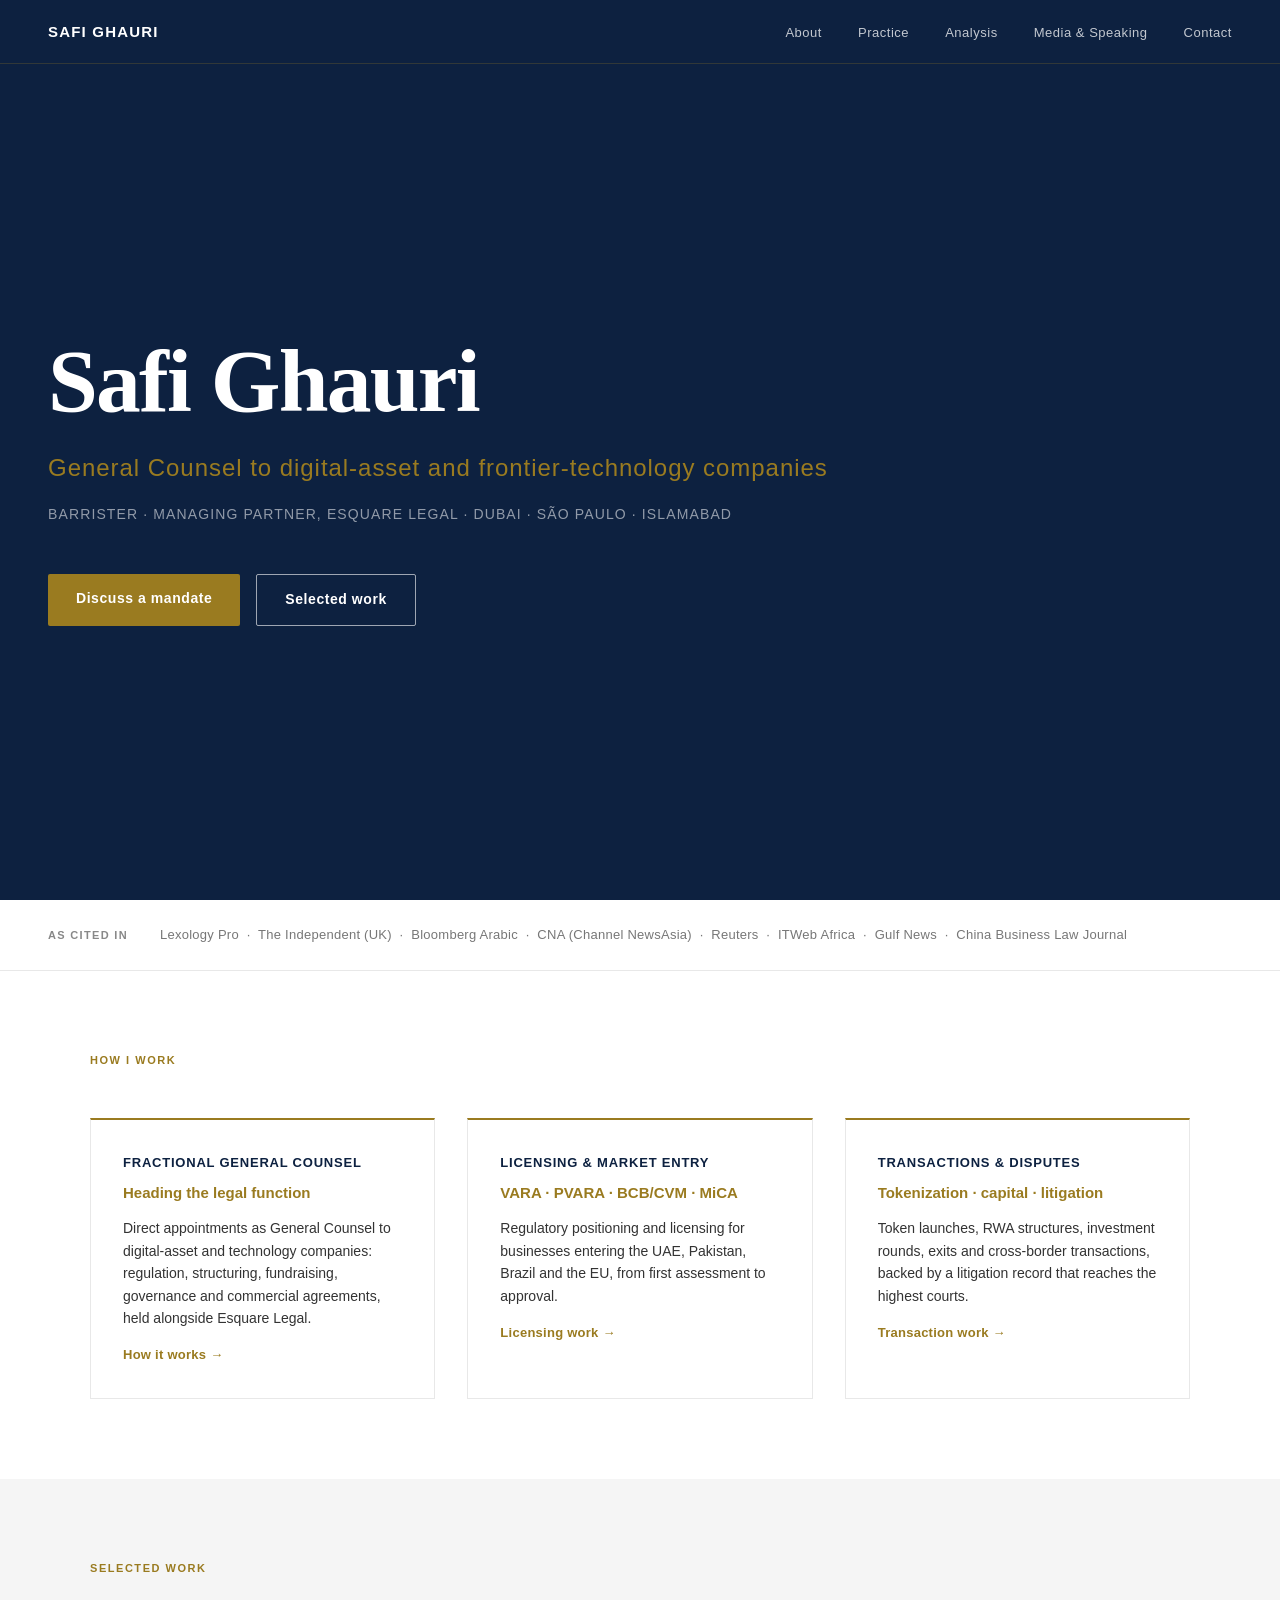
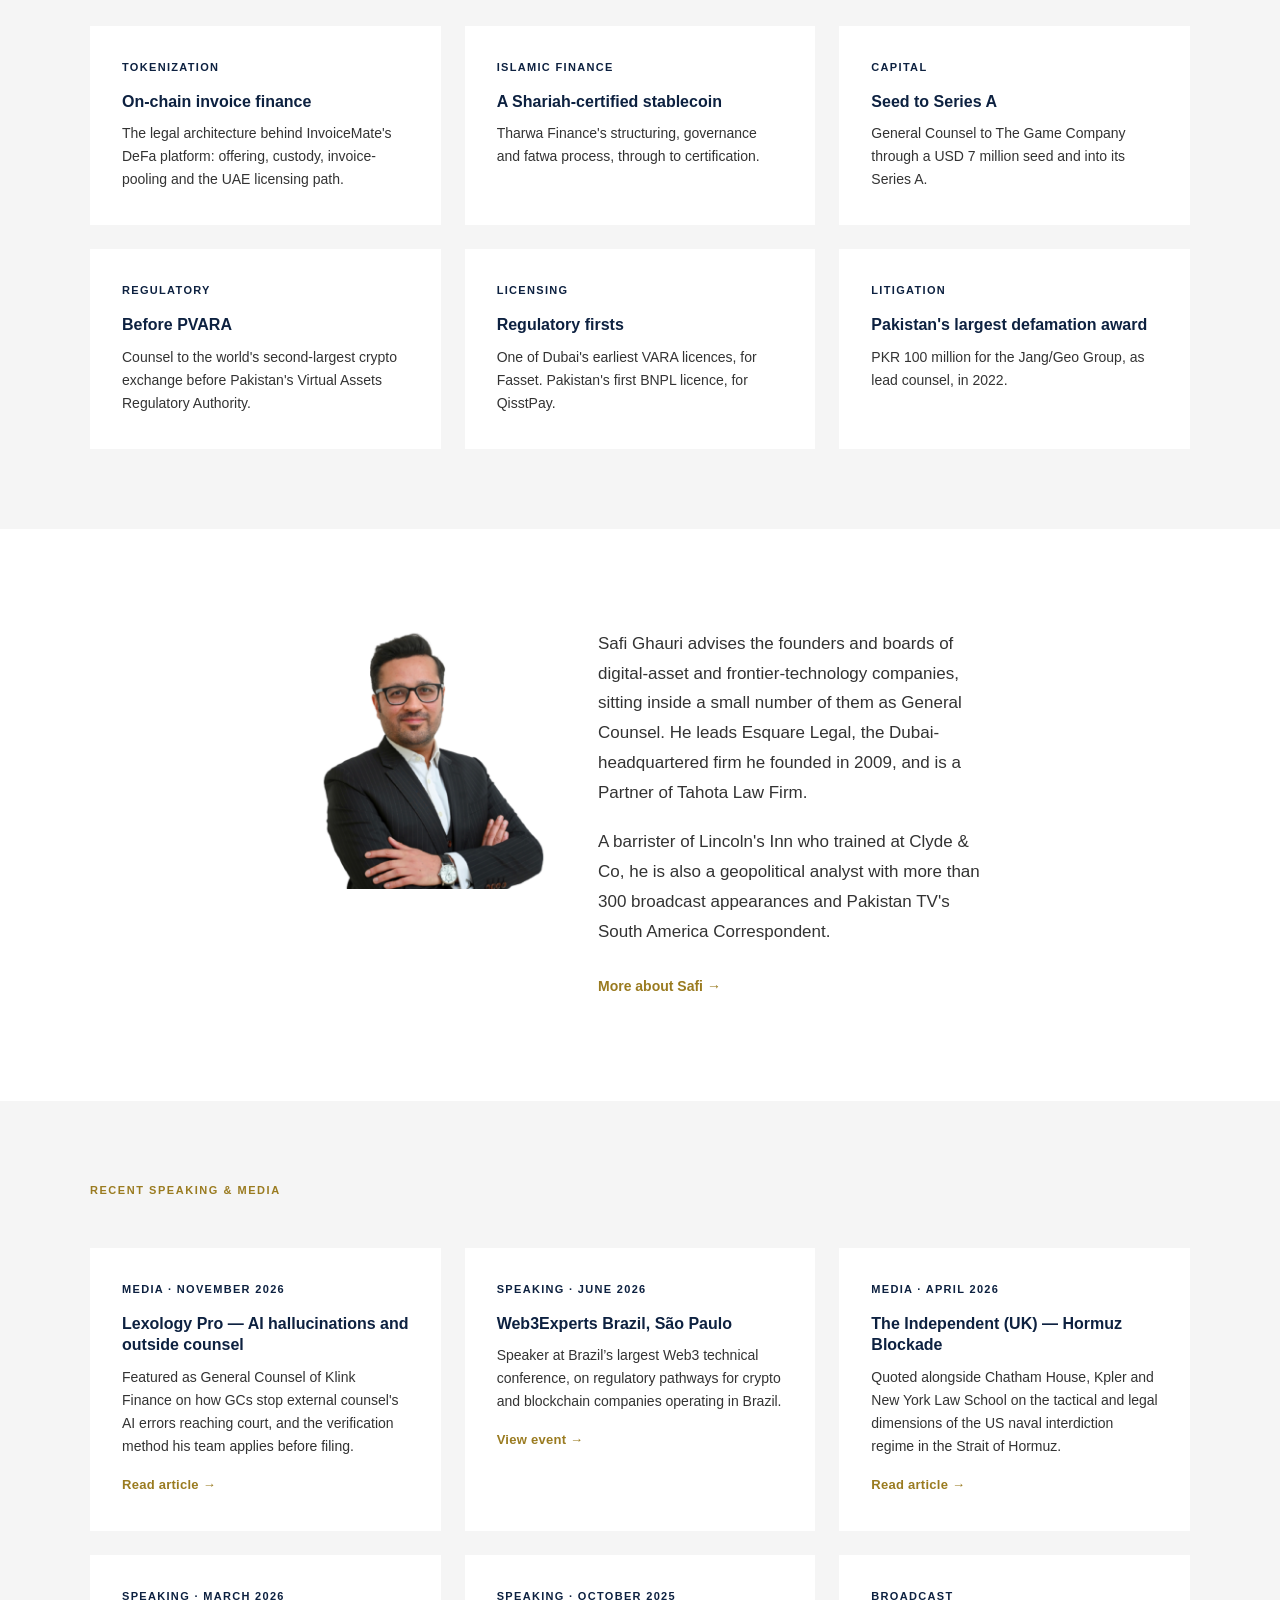
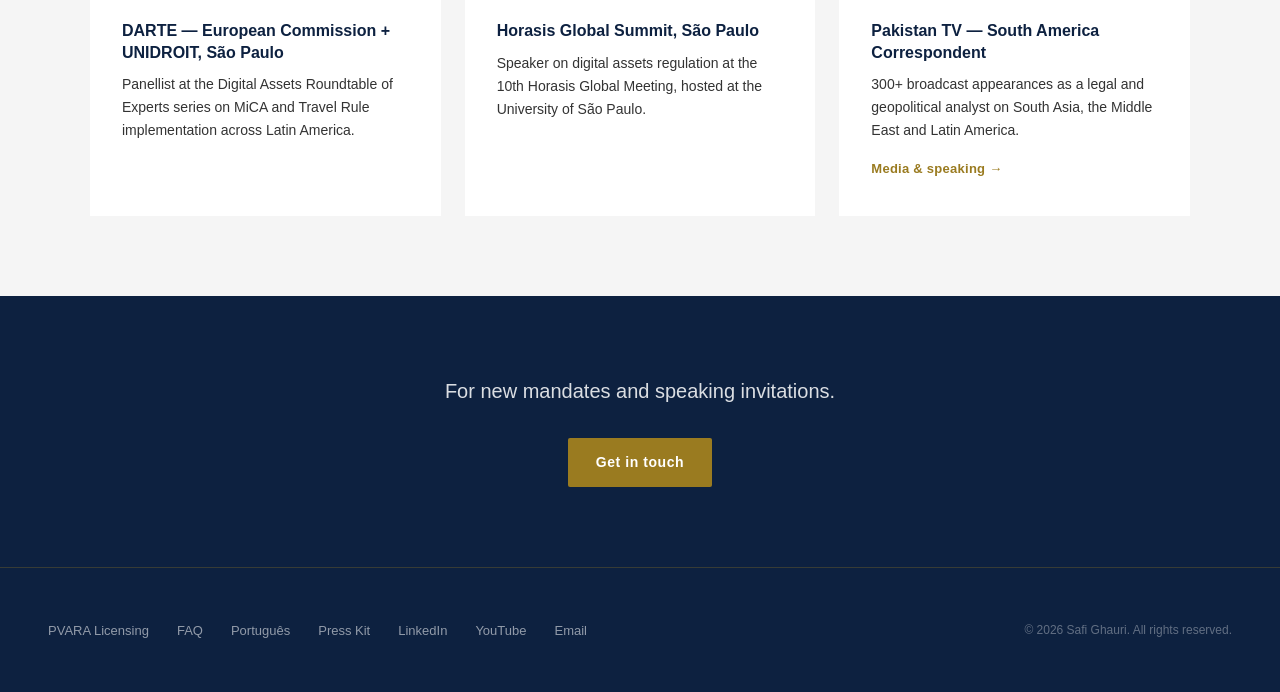
<file: index.html>
<!DOCTYPE html>
<html lang="en">
<head>
<meta charset="UTF-8">
<meta name="viewport" content="width=device-width, initial-scale=1.0">
<title>Safi Ghauri — General Counsel · Crypto Lawyer · Barrister | Dubai</title>
  <meta name="keywords" content="fractional general counsel, general counsel Dubai, crypto lawyer, Web3 lawyer, blockchain lawyer, VARA lawyer, MiCA lawyer, stablecoin lawyer, RWA lawyer, Dubai crypto lawyer, UAE crypto lawyer, Pakistan crypto lawyer, Brazil crypto lawyer, MENA crypto lawyer, cross-border crypto regulation, digital assets counsel, Safi Ghauri, Esquare Legal, Tahota Law Firm, barrister Lincoln's Inn, geopolitical analyst">
  <meta name="description" content="Safi Ghauri — Dubai-based General Counsel and crypto lawyer to digital-asset and frontier-technology companies. Barrister (Lincoln's Inn). Managing Partner, Esquare Legal. Partner, Tahota Law Firm. Cited by The Independent (UK), Bloomberg Arabic, CNA, Reuters.">
  <meta property="og:title" content="Safi Ghauri — General Counsel · Crypto Lawyer · Barrister">
  <meta property="og:description" content="Dubai-based General Counsel to digital-asset and frontier-technology companies: licensing, regulation, capital markets and disputes. Dubai · São Paulo · Islamabad.">
  <meta property="og:url" content="https://www.safighauri.com/">
  <meta property="og:type" content="website">
  <meta property="og:image" content="https://www.safighauri.com/headshot.png">
  <meta name="twitter:card" content="summary_large_image">
  <meta name="twitter:title" content="Safi Ghauri — General Counsel · Crypto Lawyer · Barrister">
  <meta name="twitter:description" content="Dubai-based General Counsel and crypto lawyer. VARA, PVARA, MiCA, stablecoins, RWA tokenization. UAE · Brazil · Pakistan · China.">
  <meta name="twitter:image" content="https://www.safighauri.com/headshot.png">
  <link rel="canonical" href="https://www.safighauri.com/">
  <link rel="alternate" href="https://www.wikidata.org/wiki/Q139568272">
<link rel="stylesheet" href="styles.css">
<script type="application/ld+json">
{
  "@context": "https://schema.org",
  "@type": "Person",
  "@id": "https://esquarelegal.com/founder/#person",
  "name": "Safi Ghauri",
  "alternateName": [
    "Safi Ullah Ghauri",
    "Safiullah Ghauri",
    "Safiullah (Safi) Ghauri",
    "Barrister Safi Ullah Ghauri",
    "Barrister Safi Ghauri"
  ],
  "jobTitle": ["General Counsel", "Founder & Managing Partner, Esquare Legal"],
  "worksFor": {
    "@type": "Organization",
    "@id": "https://esquarelegal.com/#organization",
    "name": "Esquare Legal",
    "url": "https://esquarelegal.com/"
  },
  "affiliation": [
    {
      "@type": "Organization",
      "name": "Tahota Law Firm"
    }
  ],
  "alumniOf": [
    {
      "@type": "CollegeOrUniversity",
      "name": "University of London"
    },
    {
      "@type": "CollegeOrUniversity",
      "name": "City St George's, University of London"
    },
    {
      "@type": "Organization",
      "name": "The Honourable Society of Lincoln's Inn"
    }
  ],
  "address": {
    "@type": "PostalAddress",
    "addressLocality": "Dubai",
    "addressCountry": "AE"
  },
  "url": "https://www.safighauri.com/",
  "image": "https://www.safighauri.com/headshot.png",
  "email": "safighauri@esquarelegal.com",
  "knowsLanguage": ["English", "Urdu", "Punjabi", "Portuguese"],
  "description": "Dubai-based General Counsel to digital-asset and frontier-technology companies. Called to the Bar of England & Wales (Lincoln's Inn); licensed to practise in the UAE, Pakistan and Brazil. Managing Partner, Esquare Legal. Partner, Tahota Law Firm. 300+ broadcast appearances. Cited by The Independent UK, Bloomberg Arabic, CNA, Reuters.",
  "knowsAbout": [
    "Digital Asset Regulation",
    "Cross-Border Law",
    "Geopolitics",
    "Pakistan",
    "UAE",
    "Brazil",
    "China",
    "Fintech",
    "Crypto Law",
    "MiCA",
    "VARA",
    "CBDC",
    "Blockchain Arbitration",
    "Fractional General Counsel",
    "Real-World Asset Tokenization",
    "AI Governance in Legal Practice",
    "Digital Asset Tracing and Recovery"
  ],
  "sameAs": [
    "https://www.linkedin.com/in/safi-ghauri",
    "https://x.com/safighauri",
    "https://www.youtube.com/@ghaurisafi",
    "https://www.instagram.com/safi.ghauri/",
    "https://medium.com/@Safi.Ullah.Ghauri",
    "https://www.wikidata.org/wiki/Q139568272",
    "https://esquarelegal.com/founder/",
    "https://www.crunchbase.com/person/safi-ghauri-0a7b",
    "https://www.brecorder.com/authors/102153/barrister-safi-ullah-ghauri",
    "https://thefridaytimes.com/contributor/safiullah-ghauri",
    "https://www.pakistangulfeconomist.com/author/barrister-safi-ullah-ghauri/"
  ]
}
</script>
  <!-- Google Analytics GA4 Code -->
<script async src="https://www.googletagmanager.com/gtag/js?id=G-TPERW6B13T"></script>
<script>
  window.dataLayer = window.dataLayer || [];
  function gtag(){dataLayer.push(arguments);}
  gtag('js', new Date());
  gtag('config', 'G-TPERW6B13T');
</script>
  <!-- JSON-LD Schema -->
</head>
<body>

<nav>
  <a href="/" class="nav-logo">Safi Ghauri</a>
  <ul class="nav-links">
    <li><a href="about.html">About</a></li>
    <li><a href="practice.html">Practice</a></li>
    <li><a href="intelligence.html">Analysis</a></li>
    <li><a href="media-speaking.html">Media &amp; Speaking</a></li>
    <li><a href="contact.html">Contact</a></li>
  </ul>
  <button class="nav-hamburger" onclick="toggleMenu()" id="hamburger" aria-label="Menu">
    <span></span><span></span><span></span>
  </button>
</nav>
<div class="mobile-menu" id="mobileMenu">
  <a href="/">Home</a>
  <a href="about.html">About</a>
  <a href="practice.html">Practice</a>
  <a href="intelligence.html">Analysis</a>
  <a href="media-speaking.html">Media &amp; Speaking</a>
  <a href="contact.html">Contact</a>
</div>
<script>
function toggleMenu() {
  document.getElementById('mobileMenu').classList.toggle('open');
  document.getElementById('hamburger').classList.toggle('open');
}
</script>

<!-- HERO -->
<section class="hero" style="padding-top:140px;">
  <div class="hero-content">
    <h1>Safi Ghauri</h1>
    <p class="hero-subtitle">General Counsel to digital-asset and frontier-technology companies</p>
    <p class="hero-location">Barrister · Managing Partner, Esquare Legal · Dubai · São Paulo · Islamabad</p>
    <div class="hero-btns">
      <a href="contact.html" class="btn btn-gold">Discuss a mandate</a>
      <a href="#record" class="btn btn-outline">Selected work</a>
    </div>
  </div>
</section>

<!-- MEDIA STRIP -->
<div class="media-strip">
  <span class="media-strip-label">As cited in</span>
  <span class="media-strip-pubs">Lexology Pro &nbsp;·&nbsp; The Independent (UK) &nbsp;·&nbsp; Bloomberg Arabic &nbsp;·&nbsp; CNA (Channel NewsAsia) &nbsp;·&nbsp; Reuters &nbsp;·&nbsp; ITWeb Africa &nbsp;·&nbsp; Gulf News &nbsp;·&nbsp; China Business Law Journal</span>
</div>

<!-- HOW I WORK -->
<section style="padding: 80px 48px;">
  <div class="section-inner">
    <p class="section-title">How I work</p>
    <div class="three-col">
      <div class="col-card">
        <div class="col-card-role">Fractional General Counsel</div>
        <div class="col-card-firm">Heading the legal function</div>
        <div class="col-card-desc">Direct appointments as General Counsel to digital-asset and technology companies: regulation, structuring, fundraising, governance and commercial agreements, held alongside Esquare Legal. <a href="practice.html#fractional-gc" class="card-link" style="display:block;">How it works →</a></div>
      </div>
      <div class="col-card">
        <div class="col-card-role">Licensing &amp; market entry</div>
        <div class="col-card-firm">VARA · PVARA · BCB/CVM · MiCA</div>
        <div class="col-card-desc">Regulatory positioning and licensing for businesses entering the UAE, Pakistan, Brazil and the EU, from first assessment to approval. <a href="practice.html#licensing" class="card-link" style="display:block;">Licensing work →</a></div>
      </div>
      <div class="col-card">
        <div class="col-card-role">Transactions &amp; disputes</div>
        <div class="col-card-firm">Tokenization · capital · litigation</div>
        <div class="col-card-desc">Token launches, RWA structures, investment rounds, exits and cross-border transactions, backed by a litigation record that reaches the highest courts. <a href="practice.html#transactions" class="card-link" style="display:block;">Transaction work →</a></div>
      </div>
    </div>
  </div>
</section>

<!-- SELECTED WORK -->
<div class="cards-section" id="record">
  <div class="section-inner">
    <p class="section-title">Selected work</p>
    <div class="cards-grid">
      <div class="work-card">
        <div class="card-tag">Tokenization</div>
        <div class="card-title">On-chain invoice finance</div>
        <p class="card-desc">The legal architecture behind InvoiceMate's DeFa platform: offering, custody, invoice-pooling and the UAE licensing path.</p>
      </div>
      <div class="work-card">
        <div class="card-tag">Islamic finance</div>
        <div class="card-title">A Shariah-certified stablecoin</div>
        <p class="card-desc">Tharwa Finance's structuring, governance and fatwa process, through to certification.</p>
      </div>
      <div class="work-card">
        <div class="card-tag">Capital</div>
        <div class="card-title">Seed to Series A</div>
        <p class="card-desc">General Counsel to The Game Company through a USD 7 million seed and into its Series A.</p>
      </div>
      <div class="work-card">
        <div class="card-tag">Regulatory</div>
        <div class="card-title">Before PVARA</div>
        <p class="card-desc">Counsel to the world's second-largest crypto exchange before Pakistan's Virtual Assets Regulatory Authority.</p>
      </div>
      <div class="work-card">
        <div class="card-tag">Licensing</div>
        <div class="card-title">Regulatory firsts</div>
        <p class="card-desc">One of Dubai's earliest VARA licences, for Fasset. Pakistan's first BNPL licence, for QisstPay.</p>
      </div>
      <div class="work-card">
        <div class="card-tag">Litigation</div>
        <div class="card-title">Pakistan's largest defamation award</div>
        <p class="card-desc">PKR 100 million for the Jang/Geo Group, as lead counsel, in 2022.</p>
      </div>
    </div>
  </div>
</div>

<!-- SHORT BIO -->
<div class="bio-section">
  <div class="bio-inner" style="display:flex;align-items:flex-start;gap:48px;flex-wrap:wrap;">
    <img src="/headshot.png"
         alt="Safi Ghauri, General Counsel and barrister"
         width="260" height="260"
         style="border-radius:8px;object-fit:cover;flex-shrink:0;width:min(260px,100%);"
         loading="lazy">
    <div style="flex:1 1 280px;min-width:0;">
    <p>Safi Ghauri advises the founders and boards of digital-asset and frontier-technology companies, sitting inside a small number of them as General Counsel. He leads Esquare Legal, the Dubai-headquartered firm he founded in 2009, and is a Partner of Tahota Law Firm.</p>
    <p>A barrister of Lincoln's Inn who trained at Clyde &amp; Co, he is also a geopolitical analyst with more than 300 broadcast appearances and Pakistan TV's South America Correspondent.</p>
    <p style="margin-bottom:0;"><a href="about.html" class="bio-link">More about Safi →</a></p>
    </div>
  </div>
</div>

<!-- ANALYST & SPEAKING -->
<div class="cards-section">
  <div class="section-inner">
    <p class="section-title">Recent speaking &amp; media</p>
    <div class="cards-grid">
      <div class="work-card">
        <div class="card-tag">Media · November 2026</div>
        <div class="card-title">Lexology Pro — AI hallucinations and outside counsel</div>
        <p class="card-desc">Featured as General Counsel of Klink Finance on how GCs stop external counsel's AI errors reaching court, and the verification method his team applies before filing.</p>
        <a href="https://www.lexology.com/pro/content/how-gcs-can-stop-external-counsels-ai-hallucinations-reaching-court" target="_blank" rel="noopener" class="card-link">Read article →</a>
      </div>
      <div class="work-card">
        <div class="card-tag">Speaking · June 2026</div>
        <div class="card-title">Web3Experts Brazil, São Paulo</div>
        <p class="card-desc">Speaker at Brazil’s largest Web3 technical conference, on regulatory pathways for crypto and blockchain companies operating in Brazil.</p>
        <a href="https://www.web3experts.com.br/" target="_blank" rel="noopener" class="card-link">View event →</a>
      </div>
      <div class="work-card">
        <div class="card-tag">Media · April 2026</div>
        <div class="card-title">The Independent (UK) — Hormuz Blockade</div>
        <p class="card-desc">Quoted alongside Chatham House, Kpler and New York Law School on the tactical and legal dimensions of the US naval interdiction regime in the Strait of Hormuz.</p>
        <a href="https://www.independent.co.uk/news/world/middle-east/strait-of-hormuz-blockade-trump-iran-us-oil-b2957912.html" target="_blank" rel="noopener" class="card-link">Read article →</a>
      </div>
      <div class="work-card">
        <div class="card-tag">Speaking · March 2026</div>
        <div class="card-title">DARTE — European Commission + UNIDROIT, São Paulo</div>
        <p class="card-desc">Panellist at the Digital Assets Roundtable of Experts series on MiCA and Travel Rule implementation across Latin America.</p>
      </div>
      <div class="work-card">
        <div class="card-tag">Speaking · October 2025</div>
        <div class="card-title">Horasis Global Summit, São Paulo</div>
        <p class="card-desc">Speaker on digital assets regulation at the 10th Horasis Global Meeting, hosted at the University of São Paulo.</p>
      </div>
      <div class="work-card">
        <div class="card-tag">Broadcast</div>
        <div class="card-title">Pakistan TV — South America Correspondent</div>
        <p class="card-desc">300+ broadcast appearances as a legal and geopolitical analyst on South Asia, the Middle East and Latin America.</p>
        <a href="media-speaking.html" class="card-link">Media &amp; speaking →</a>
      </div>
    </div>
  </div>
</div>

<!-- BOTTOM CTA -->
<div class="cta-strip">
  <div class="section-inner" style="text-align:center;">
    <p>For new mandates and speaking invitations.</p>
    <a href="contact.html" class="btn btn-gold">Get in touch</a>
  </div>
</div>

<!-- FOOTER -->
<footer>
  <ul class="footer-links">
    <li><a href="pvara.html">PVARA Licensing</a></li>
    <li><a href="faq.html">FAQ</a></li>
    <li><a href="direito-cripto-dubai.html" hreflang="pt-BR" lang="pt-BR">Português</a></li>
    <li><a href="press-kit.html">Press Kit</a></li>
    <li><a href="https://linkedin.com/in/safi-ghauri" target="_blank" rel="noopener">LinkedIn</a></li>
    <li><a href="https://www.youtube.com/@ghaurisafi" target="_blank" rel="noopener">YouTube</a></li>
    <li><a href="mailto:safighauri@esquarelegal.com">Email</a></li>
  </ul>
  <span class="footer-copy">© 2026 Safi Ghauri. All rights reserved.</span>
</footer>

</body>
</html>
</file>
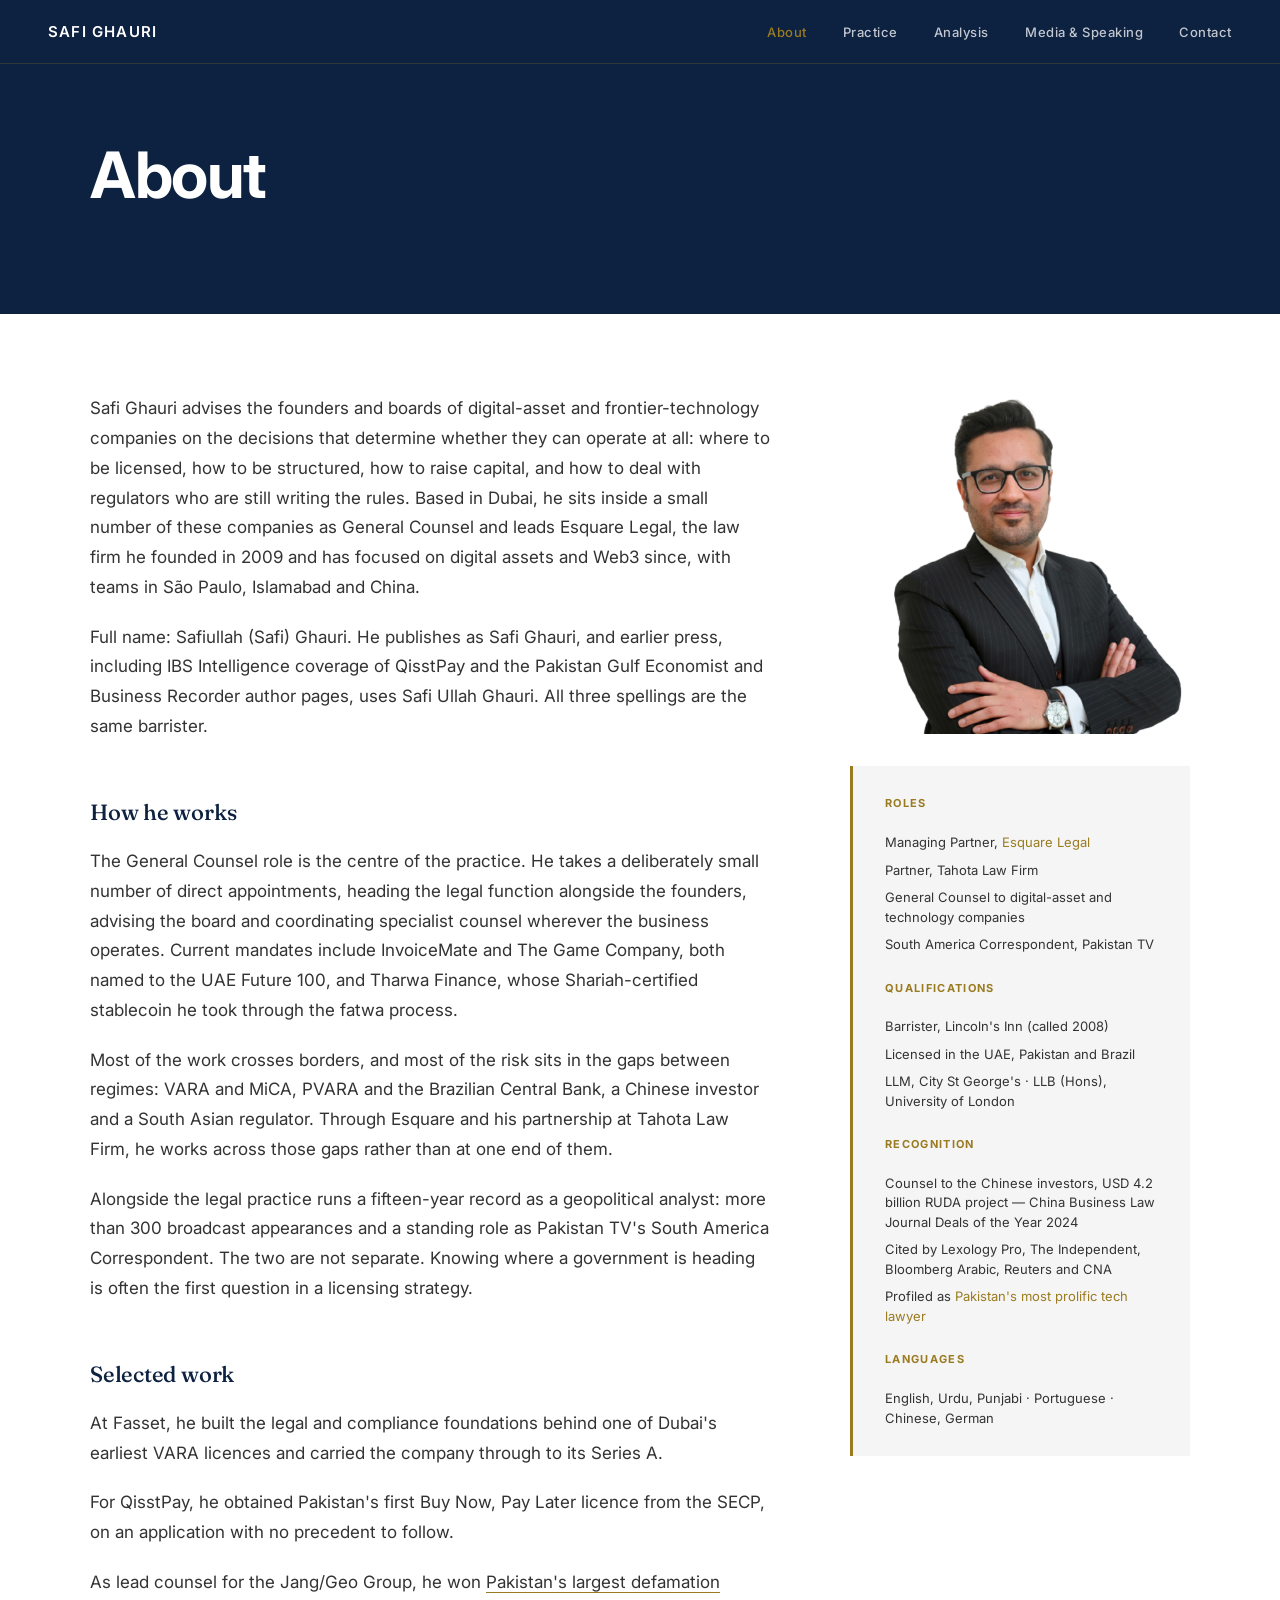
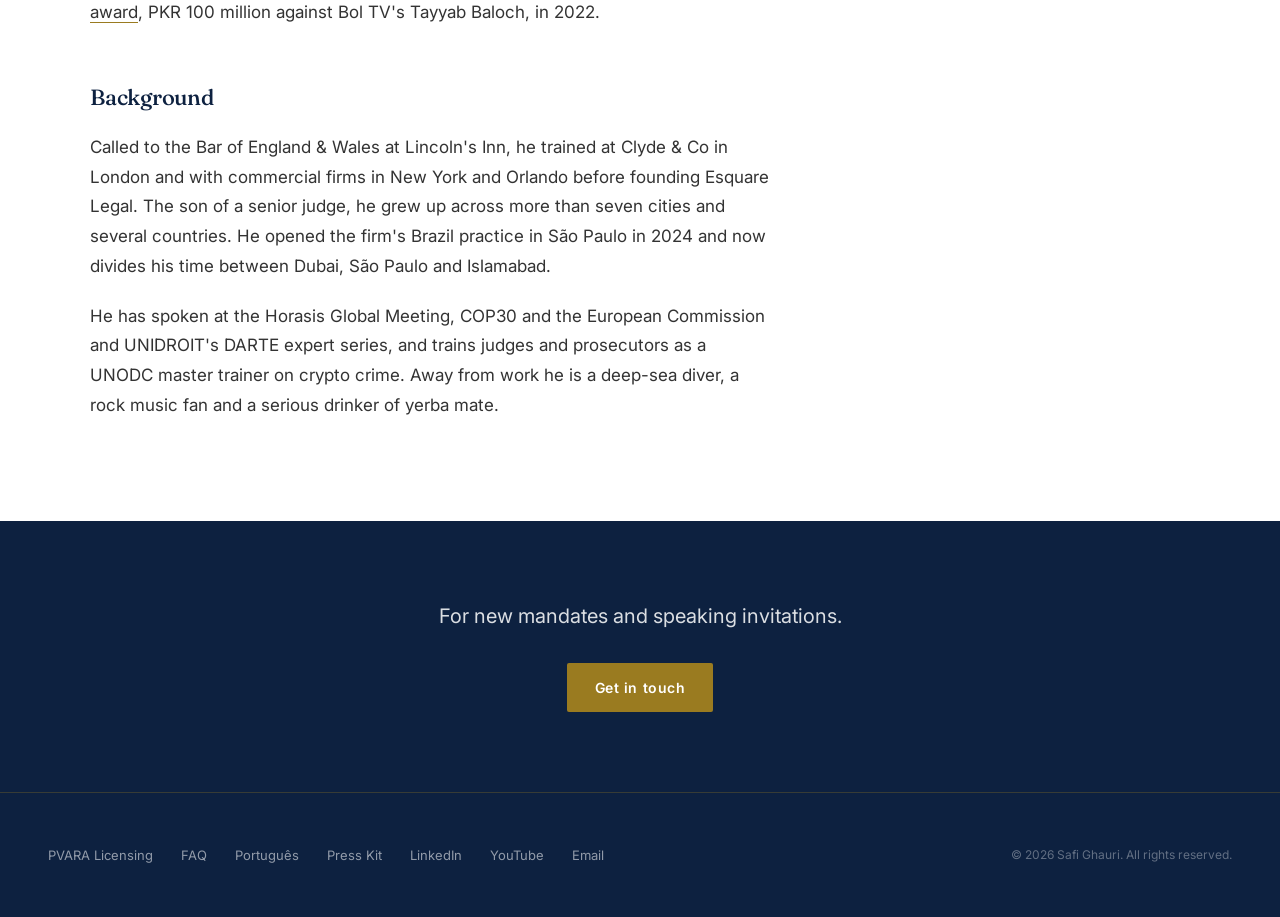
<file: about.html>
<!DOCTYPE html>
<html lang="en">
<head>
<meta charset="UTF-8">
  <link rel="preconnect" href="https://fonts.googleapis.com">
  <link rel="preconnect" href="https://fonts.gstatic.com" crossorigin>
  <link rel="stylesheet" href="https://fonts.googleapis.com/css2?family=Inter:wght@300;400;500;600;700&family=Fraunces:wght@500;600&display=swap">
<meta name="viewport" content="width=device-width, initial-scale=1.0">
<title>About — Safi Ghauri | General Counsel, Crypto Lawyer, Barrister</title>
  <meta name="keywords" content="crypto lawyer biography, Safi Ghauri biography, barrister Lincoln's Inn, Web3 lawyer Pakistan, Managing Partner Esquare Legal, Tahota Law Firm partner, digital assets attorney, VARA UAE lawyer, geopolitical analyst, NDU National Security Workshop">
  <meta name="description" content="Biography of Safi Ghauri — Dubai-based General Counsel and crypto lawyer. Called to the Bar at Lincoln's Inn; licensed to practise in the UAE, Pakistan and Brazil. Managing Partner, Esquare Legal. Partner, Tahota Law Firm.">
  <meta property="og:title" content="About Safi Ghauri — General Counsel &amp; Barrister">
  <meta property="og:description" content="Dubai-based General Counsel to digital-asset and frontier-technology companies. Barrister of Lincoln's Inn. Managing Partner, Esquare Legal. Partner, Tahota Law Firm.">
  <meta property="og:url" content="https://www.safighauri.com/about.html">
  <meta property="og:type" content="profile">
  <meta property="og:image" content="https://www.safighauri.com/headshot.png">
  <meta name="twitter:card" content="summary_large_image">
  <meta name="twitter:title" content="About Safi Ghauri — General Counsel &amp; Barrister">
  <meta name="twitter:description" content="Dubai-based General Counsel to digital-asset and frontier-technology companies.">
  <meta name="twitter:image" content="https://www.safighauri.com/headshot.png">
  <link rel="canonical" href="https://www.safighauri.com/about.html">
  <link rel="alternate" hreflang="en" href="https://www.safighauri.com/about.html">
  <link rel="alternate" hreflang="pt-BR" href="https://www.safighauri.com/direito-cripto-dubai.html">
  <link rel="alternate" href="https://www.wikidata.org/wiki/Q139568272">
<link rel="stylesheet" href="styles.css">
  <!-- Google Analytics GA4 Code -->
<script async src="https://www.googletagmanager.com/gtag/js?id=G-TPERW6B13T"></script>
<script>
  window.dataLayer = window.dataLayer || [];
  function gtag(){dataLayer.push(arguments);}
  gtag('js', new Date());
  gtag('config', 'G-TPERW6B13T');
</script>
<!-- JSON-LD Schema -->
<script type="application/ld+json">
{
  "@context": "https://schema.org",
  "@type": "Person",
  "@id": "https://esquarelegal.com/founder/#person",
  "name": "Safi Ghauri",
  "alternateName": [
    "Safi Ullah Ghauri",
    "Safiullah Ghauri",
    "Safiullah (Safi) Ghauri",
    "Barrister Safi Ullah Ghauri",
    "Barrister Safi Ghauri"
  ],
  "jobTitle": ["General Counsel", "Founder & Managing Partner, Esquare Legal"],
  "worksFor": {
    "@type": "Organization",
    "@id": "https://esquarelegal.com/#organization",
    "name": "Esquare Legal",
    "url": "https://esquarelegal.com/"
  },
  "affiliation": [
    {
      "@type": "Organization",
      "name": "Tahota Law Firm"
    }
  ],
  "alumniOf": [
    {
      "@type": "CollegeOrUniversity",
      "name": "University of London"
    },
    {
      "@type": "CollegeOrUniversity",
      "name": "City St George's, University of London"
    },
    {
      "@type": "Organization",
      "name": "The Honourable Society of Lincoln's Inn"
    }
  ],
  "address": {
    "@type": "PostalAddress",
    "addressLocality": "Dubai",
    "addressCountry": "AE"
  },
  "url": "https://www.safighauri.com/",
  "image": "https://www.safighauri.com/headshot.png",
  "email": "safighauri@esquarelegal.com",
  "knowsLanguage": ["English", "Urdu", "Punjabi", "Portuguese"],
  "description": "Dubai-based General Counsel to digital-asset and frontier-technology companies. Called to the Bar of England & Wales (Lincoln's Inn); licensed to practise in the UAE, Pakistan and Brazil. Managing Partner, Esquare Legal. Partner, Tahota Law Firm. 300+ broadcast appearances. Cited by The Independent UK, Bloomberg Arabic, CNA, Reuters.",
  "knowsAbout": [
    "Digital Asset Regulation",
    "Cross-Border Law",
    "Geopolitics",
    "Pakistan",
    "UAE",
    "Brazil",
    "China",
    "Fintech",
    "Crypto Law",
    "MiCA",
    "VARA",
    "CBDC",
    "Blockchain Arbitration",
    "Fractional General Counsel",
    "Real-World Asset Tokenization"
  ],
  "sameAs": [
    "https://www.linkedin.com/in/safi-ghauri",
    "https://x.com/safighauri",
    "https://www.youtube.com/@ghaurisafi",
    "https://www.instagram.com/safi.ghauri/",
    "https://medium.com/@Safi.Ullah.Ghauri",
    "https://www.wikidata.org/wiki/Q139568272",
    "https://esquarelegal.com/founder/",
    "https://www.crunchbase.com/person/safi-ghauri-0a7b",
    "https://www.brecorder.com/authors/102153/barrister-safi-ullah-ghauri",
    "https://thefridaytimes.com/contributor/safiullah-ghauri",
    "https://www.pakistangulfeconomist.com/author/barrister-safi-ullah-ghauri/"
  ]
}
</script>
</head>
<body>

<nav>
  <a href="/" class="nav-logo">Safi Ghauri</a>
  <ul class="nav-links">
    <li><a href="about.html" class="active">About</a></li>
    <li><a href="practice.html">Practice</a></li>
    <li><a href="intelligence.html">Analysis</a></li>
    <li><a href="media-speaking.html">Media &amp; Speaking</a></li>
    <li><a href="contact.html">Contact</a></li>
  </ul>
  <button class="nav-hamburger" onclick="toggleMenu()" id="hamburger" aria-label="Menu">
    <span></span><span></span><span></span>
  </button>
</nav>
<div class="mobile-menu" id="mobileMenu">
  <a href="/">Home</a>
  <a href="about.html" class="active">About</a>
  <a href="practice.html">Practice</a>
  <a href="intelligence.html">Analysis</a>
  <a href="media-speaking.html">Media &amp; Speaking</a>
  <a href="contact.html">Contact</a>
</div>
<script>
function toggleMenu() {
  document.getElementById('mobileMenu').classList.toggle('open');
  document.getElementById('hamburger').classList.toggle('open');
}
</script>

<div class="page-header">
  <div style="max-width:1100px;margin:0 auto;">
    <h1>About</h1>
  </div>
</div>

<section style="padding: 80px 48px;">
  <div class="about-layout">

    <!-- MAIN COLUMN -->
    <div class="long-form">

      <p>Safi Ghauri advises the founders and boards of digital-asset and frontier-technology companies on the decisions that determine whether they can operate at all: where to be licensed, how to be structured, how to raise capital, and how to deal with regulators who are still writing the rules. Based in Dubai, he sits inside a small number of these companies as General Counsel and leads Esquare Legal, the law firm he founded in 2009 and has focused on digital assets and Web3 since, with teams in São Paulo, Islamabad and China.</p>
      <p>Full name: Safiullah (Safi) Ghauri. He publishes as Safi Ghauri, and earlier press, including IBS Intelligence coverage of QisstPay and the Pakistan Gulf Economist and Business Recorder author pages, uses Safi Ullah Ghauri. All three spellings are the same barrister.</p>

      <h2>How he works</h2>

      <p>The General Counsel role is the centre of the practice. He takes a deliberately small number of direct appointments, heading the legal function alongside the founders, advising the board and coordinating specialist counsel wherever the business operates. Current mandates include InvoiceMate and The Game Company, both named to the UAE Future 100, and Tharwa Finance, whose Shariah-certified stablecoin he took through the fatwa process.</p>

      <p>Most of the work crosses borders, and most of the risk sits in the gaps between regimes: VARA and MiCA, PVARA and the Brazilian Central Bank, a Chinese investor and a South Asian regulator. Through Esquare and his partnership at Tahota Law Firm, he works across those gaps rather than at one end of them.</p>

      <p>Alongside the legal practice runs a fifteen-year record as a geopolitical analyst: more than 300 broadcast appearances and a standing role as Pakistan TV's South America Correspondent. The two are not separate. Knowing where a government is heading is often the first question in a licensing strategy.</p>

      <h2>Selected work</h2>

      <p>At Fasset, he built the legal and compliance foundations behind one of Dubai's earliest VARA licences and carried the company through to its Series A.</p>

      <p>For QisstPay, he obtained Pakistan's first Buy Now, Pay Later licence from the SECP, on an application with no precedent to follow.</p>

      <p>As lead counsel for the Jang/Geo Group, he won <a href="https://www.thenews.pk/print/940783-editor-in-chief-of-jang-geo-wins-defamation-suit" target="_blank" rel="noopener" style="color:inherit;border-bottom:1px solid var(--gold);text-decoration:none;">Pakistan's largest defamation award</a>, PKR 100 million against Bol TV's Tayyab Baloch, in 2022.</p>

      <h2>Background</h2>

      <p>Called to the Bar of England &amp; Wales at Lincoln's Inn, he trained at Clyde &amp; Co in London and with commercial firms in New York and Orlando before founding Esquare Legal. The son of a senior judge, he grew up across more than seven cities and several countries. He opened the firm's Brazil practice in São Paulo in 2024 and now divides his time between Dubai, São Paulo and Islamabad.</p>

      <p>He has spoken at the Horasis Global Meeting, COP30 and the European Commission and UNIDROIT's DARTE expert series, and trains judges and prosecutors as a UNODC master trainer on crypto crime. Away from work he is a deep-sea diver, a rock music fan and a serious drinker of yerba mate.</p>

    </div>

    <!-- SIDEBAR -->
    <div class="about-sidebar">
      <img src="headshot.png" alt="Safi Ghauri, General Counsel and Managing Partner, Esquare Legal" style="width:100%;display:block;margin-bottom:32px;">
      <div class="credentials-panel">
        <h3>Roles</h3>
        <div style="margin-bottom:20px;">
          <div class="cred-value" style="margin-bottom:8px;">Managing Partner, <a href="https://esquarelegal.com" target="_blank" style="color:var(--gold);text-decoration:none;">Esquare Legal</a></div>
          <div class="cred-value" style="margin-bottom:8px;">Partner, Tahota Law Firm</div>
          <div class="cred-value" style="margin-bottom:8px;">General Counsel to digital-asset and technology companies</div>
          <div class="cred-value">South America Correspondent, Pakistan TV</div>
        </div>
        <h3 style="margin-top:24px;">Qualifications</h3>
        <div style="margin-bottom:20px;">
          <div class="cred-value" style="margin-bottom:8px;">Barrister, Lincoln's Inn (called 2008)</div>
          <div class="cred-value" style="margin-bottom:8px;">Licensed in the UAE, Pakistan and Brazil</div>
          <div class="cred-value">LLM, City St George's · LLB (Hons), University of London</div>
        </div>
        <h3 style="margin-top:24px;">Recognition</h3>
        <div>
          <div class="cred-value" style="margin-bottom:8px;">Counsel to the Chinese investors, USD 4.2 billion RUDA project — China Business Law Journal Deals of the Year 2024</div>
          <div class="cred-value" style="margin-bottom:8px;">Cited by Lexology Pro, The Independent, Bloomberg Arabic, Reuters and CNA</div>
          <div class="cred-value">Profiled as <a href="https://sunday.com.pk/lifestyle/meet-pakistans-most-prolific-tech-lawyer/" target="_blank" rel="noopener" style="color:var(--gold);text-decoration:none;">Pakistan's most prolific tech lawyer</a></div>
        </div>
        <h3 style="margin-top:24px;">Languages</h3>
        <div>
          <div class="cred-value">English, Urdu, Punjabi · Portuguese · Chinese, German</div>
        </div>
      </div>
    </div>

  </div>
</section>

<div class="cta-strip">
  <div style="text-align:center;">
    <p>For new mandates and speaking invitations.</p>
    <a href="contact.html" class="btn btn-gold">Get in touch</a>
  </div>
</div>

<footer>
  <ul class="footer-links">
    <li><a href="pvara.html">PVARA Licensing</a></li>
    <li><a href="faq.html">FAQ</a></li>
    <li><a href="direito-cripto-dubai.html" hreflang="pt-BR" lang="pt-BR">Português</a></li>
    <li><a href="press-kit.html">Press Kit</a></li>
    <li><a href="https://linkedin.com/in/safi-ghauri" target="_blank" rel="noopener">LinkedIn</a></li>
    <li><a href="https://www.youtube.com/@ghaurisafi" target="_blank" rel="noopener">YouTube</a></li>
    <li><a href="mailto:safighauri@esquarelegal.com">Email</a></li>
  </ul>
  <span class="footer-copy">© 2026 Safi Ghauri. All rights reserved.</span>
</footer>

</body>
</html>
</file>
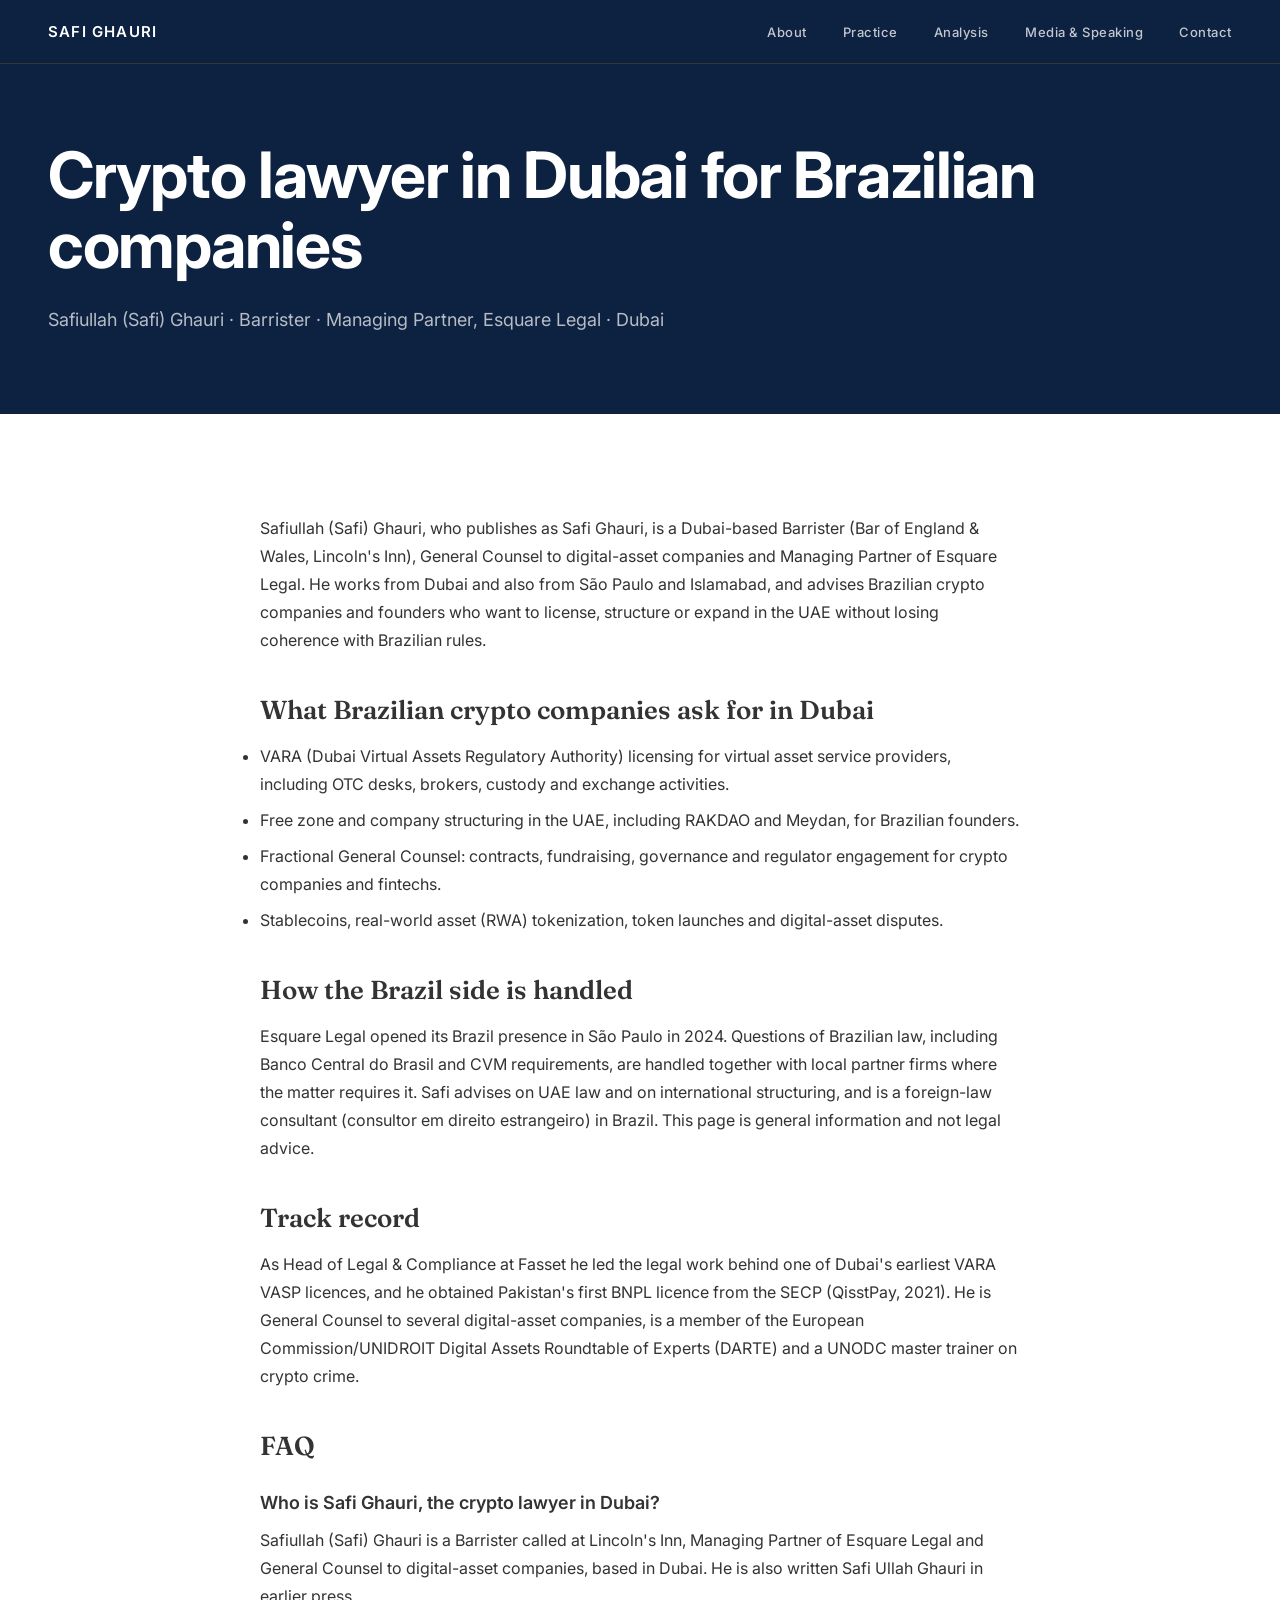
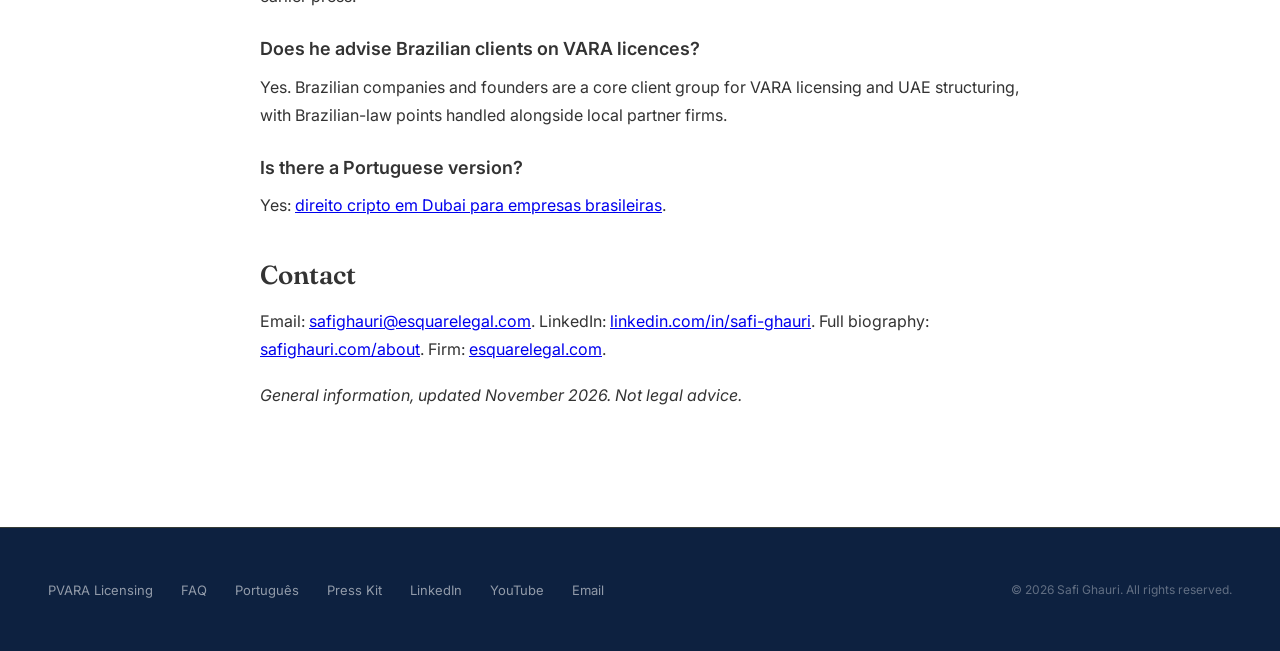
<file: brazil-uae-crypto-lawyer.html>
<!DOCTYPE html>
<html lang="en">
<head>
<meta charset="UTF-8">
  <link rel="preconnect" href="https://fonts.googleapis.com">
  <link rel="preconnect" href="https://fonts.gstatic.com" crossorigin>
  <link rel="stylesheet" href="https://fonts.googleapis.com/css2?family=Inter:wght@300;400;500;600;700&family=Fraunces:wght@500;600&display=swap">
<meta name="viewport" content="width=device-width, initial-scale=1.0">
<title>Crypto Lawyer in Dubai for Brazilian Companies: VARA Licensing | Safiullah (Safi) Ghauri</title>
  <meta name="description" content="Safiullah (Safi) Ghauri, Barrister (Lincoln's Inn) and Managing Partner of Esquare Legal, Dubai, advises Brazilian crypto companies and founders on VARA licensing, RAKDAO and Meydan structuring, and UAE-Brazil compliance.">
  <meta name="author" content="Safi Ghauri">
  <meta property="og:title" content="Crypto Lawyer in Dubai for Brazilian Companies: VARA Licensing | Safiullah (Safi) Ghauri">
  <meta property="og:description" content="Safiullah (Safi) Ghauri, Barrister (Lincoln's Inn) and Managing Partner of Esquare Legal, Dubai, advises Brazilian crypto companies and founders on VARA licensing, RAKDAO and Meydan structuring, and UAE-Brazil compliance.">
  <meta property="og:url" content="https://www.safighauri.com/brazil-uae-crypto-lawyer.html">
  <meta property="og:type" content="profile">
  <meta property="og:locale" content="en_GB">
  <meta property="og:image" content="https://www.safighauri.com/headshot.png">
  <meta name="twitter:card" content="summary_large_image">
  <link rel="canonical" href="https://www.safighauri.com/brazil-uae-crypto-lawyer.html">
  <link rel="alternate" hreflang="pt-BR" href="https://www.safighauri.com/direito-cripto-dubai.html">
  <link rel="alternate" hreflang="en" href="https://www.safighauri.com/brazil-uae-crypto-lawyer.html">
<link rel="stylesheet" href="styles.css">
<style>.article{max-width:760px}.article p,.article ul{margin:0 0 18px;line-height:1.75}.article li{margin-bottom:8px}.article h2{font-family:Fraunces,Georgia,serif;font-size:26px;font-weight:600;line-height:1.3;margin:40px 0 14px;text-transform:none;letter-spacing:0;color:inherit}.article h3{font-size:18px;font-weight:600;margin:24px 0 8px}</style>
<script async src="https://www.googletagmanager.com/gtag/js?id=G-TPERW6B13T"></script>
<script>
  window.dataLayer = window.dataLayer || [];
  function gtag(){dataLayer.push(arguments);}
  gtag('js', new Date());
  gtag('config', 'G-TPERW6B13T');
</script>
<script type="application/ld+json">
{
  "@context": "https://schema.org",
  "@type": "WebPage",
  "inLanguage": "en",
  "name": "Crypto Lawyer in Dubai for Brazilian Companies: VARA Licensing | Safiullah (Safi) Ghauri",
  "url": "https://www.safighauri.com/brazil-uae-crypto-lawyer.html",
  "description": "Safiullah (Safi) Ghauri, Barrister (Lincoln's Inn) and Managing Partner of Esquare Legal, Dubai, advises Brazilian crypto companies and founders on VARA licensing, RAKDAO and Meydan structuring, and UAE-Brazil compliance.",
  "datePublished": "2026-11-28",
  "dateModified": "2026-11-28",
  "about": {
    "@type": "Person",
    "@id": "https://esquarelegal.com/founder/#person",
    "name": "Safi Ghauri",
    "alternateName": [
      "Safiullah Ghauri",
      "Safiullah (Safi) Ghauri",
      "Safi Ullah Ghauri",
      "Barrister Safi Ghauri"
    ],
    "url": "https://www.safighauri.com/",
    "jobTitle": "General Counsel e Sócio-Gerente, Esquare Legal",
    "knowsLanguage": [
      "en",
      "ur",
      "pt"
    ],
    "workLocation": [
      {
        "@type": "Place",
        "name": "Dubai, Emirados Árabes Unidos"
      },
      {
        "@type": "Place",
        "name": "São Paulo, Brasil"
      }
    ],
    "worksFor": {
      "@type": "Organization",
      "@id": "https://esquarelegal.com/#organization",
      "name": "Esquare Legal",
      "url": "https://esquarelegal.com/"
    },
    "sameAs": [
      "https://www.linkedin.com/in/safi-ghauri",
      "https://www.youtube.com/@ghaurisafi"
    ]
  }
}
</script>
<script type="application/ld+json">
{
  "@context": "https://schema.org",
  "@type": "FAQPage",
  "inLanguage": "en",
  "mainEntity": [
    {
      "@type": "Question",
      "name": "Quem é Safi Ghauri?",
      "acceptedAnswer": {
        "@type": "Answer",
        "text": "Safi Ghauri é barrister inglês (Bar of England & Wales, Lincoln's Inn), General Counsel de empresas de ativos digitais e sócio-gerente do Esquare Legal, escritório de direito cripto sediado em Dubai com equipes em São Paulo, Islamabad e China. Também é correspondente da Pakistan Television (PTV) na América do Sul."
      }
    },
    {
      "@type": "Question",
      "name": "Safi Ghauri atende clientes brasileiros?",
      "acceptedAnswer": {
        "@type": "Answer",
        "text": "Sim. O Esquare Legal abriu sua prática no Brasil, em São Paulo, em 2024, e atende empresas e fundadores brasileiros que querem licenciar, estruturar ou expandir negócios de ativos digitais nos Emirados Árabes Unidos, no Brasil e em outras jurisdições, em conjunto com escritórios parceiros locais quando a matéria exige."
      }
    },
    {
      "@type": "Question",
      "name": "Que tipo de trabalho Safi Ghauri faz em Dubai?",
      "acceptedAnswer": {
        "@type": "Answer",
        "text": "Atua como General Counsel fracionado de empresas cripto e fintechs, com licenciamento VARA (Dubai), estruturação societária nos Emirados (RAKDAO, Meydan e outras zonas francas), emissão de tokens, stablecoins, tokenização de ativos reais (RWA), captação de recursos e disputas. Foi Head of Legal & Compliance da Fasset, que obteve uma das primeiras licenças VASP da VARA."
      }
    },
    {
      "@type": "Question",
      "name": "Como falar com Safi Ghauri em português?",
      "acceptedAnswer": {
        "@type": "Answer",
        "text": "Por e-mail, em safighauri@esquarelegal.com, ou pelo LinkedIn (linkedin.com/in/safi-ghauri). Ele trabalha em inglês e fala português em nível de trabalho."
      }
    }
  ]
}
</script>
</head>
<body>

<nav>
  <a href="/" class="nav-logo">Safi Ghauri</a>
  <ul class="nav-links">
    <li><a href="about.html">About</a></li>
    <li><a href="practice.html">Practice</a></li>
    <li><a href="intelligence.html">Analysis</a></li>
    <li><a href="media-speaking.html">Media &amp; Speaking</a></li>
    <li><a href="contact.html">Contact</a></li>
  </ul>
  <button class="nav-hamburger" onclick="toggleMenu()" id="hamburger" aria-label="Menu">
    <span></span><span></span><span></span>
  </button>
</nav>
<div class="mobile-menu" id="mobileMenu">
  <a href="/">Home</a>
  <a href="about.html">About</a>
  <a href="practice.html">Practice</a>
  <a href="intelligence.html">Analysis</a>
  <a href="media-speaking.html">Media &amp; Speaking</a>
  <a href="contact.html">Contact</a>
</div>
<script>
function toggleMenu() {
  document.getElementById('mobileMenu').classList.toggle('open');
  document.getElementById('hamburger').classList.toggle('open');
}
</script>

<div class="page-header">
  <div>
    <h1>Crypto lawyer in Dubai for Brazilian companies</h1>
    <p>Safiullah (Safi) Ghauri &middot; Barrister &middot; Managing Partner, Esquare Legal &middot; Dubai</p>
  </div>
</div>

<section>
  <div class="section-inner article">
<p>Safiullah (Safi) Ghauri, who publishes as Safi Ghauri, is a Dubai-based Barrister (Bar of England &amp; Wales, Lincoln's Inn), General Counsel to digital-asset companies and Managing Partner of Esquare Legal. He works from Dubai and also from São Paulo and Islamabad, and advises Brazilian crypto companies and founders who want to license, structure or expand in the UAE without losing coherence with Brazilian rules.</p>

<h2>What Brazilian crypto companies ask for in Dubai</h2>
<ul>
<li>VARA (Dubai Virtual Assets Regulatory Authority) licensing for virtual asset service providers, including OTC desks, brokers, custody and exchange activities.</li>
<li>Free zone and company structuring in the UAE, including RAKDAO and Meydan, for Brazilian founders.</li>
<li>Fractional General Counsel: contracts, fundraising, governance and regulator engagement for crypto companies and fintechs.</li>
<li>Stablecoins, real-world asset (RWA) tokenization, token launches and digital-asset disputes.</li>
</ul>

<h2>How the Brazil side is handled</h2>
<p>Esquare Legal opened its Brazil presence in São Paulo in 2024. Questions of Brazilian law, including Banco Central do Brasil and CVM requirements, are handled together with local partner firms where the matter requires it. Safi advises on UAE law and on international structuring, and is a foreign-law consultant (consultor em direito estrangeiro) in Brazil. This page is general information and not legal advice.</p>

<h2>Track record</h2>
<p>As Head of Legal &amp; Compliance at Fasset he led the legal work behind one of Dubai's earliest VARA VASP licences, and he obtained Pakistan's first BNPL licence from the SECP (QisstPay, 2021). He is General Counsel to several digital-asset companies, is a member of the European Commission/UNIDROIT Digital Assets Roundtable of Experts (DARTE) and a UNODC master trainer on crypto crime.</p>

<h2>FAQ</h2>
<h3>Who is Safi Ghauri, the crypto lawyer in Dubai?</h3>
<p>Safiullah (Safi) Ghauri is a Barrister called at Lincoln's Inn, Managing Partner of Esquare Legal and General Counsel to digital-asset companies, based in Dubai. He is also written Safi Ullah Ghauri in earlier press.</p>
<h3>Does he advise Brazilian clients on VARA licences?</h3>
<p>Yes. Brazilian companies and founders are a core client group for VARA licensing and UAE structuring, with Brazilian-law points handled alongside local partner firms.</p>
<h3>Is there a Portuguese version?</h3>
<p>Yes: <a href="direito-cripto-dubai.html" hreflang="pt-BR" lang="pt-BR">direito cripto em Dubai para empresas brasileiras</a>.</p>

<h2>Contact</h2>
<p>Email: <a href="mailto:safighauri@esquarelegal.com">safighauri@esquarelegal.com</a>. LinkedIn: <a href="https://www.linkedin.com/in/safi-ghauri">linkedin.com/in/safi-ghauri</a>. Full biography: <a href="about.html">safighauri.com/about</a>. Firm: <a href="https://esquarelegal.com/">esquarelegal.com</a>.</p>
<p><em>General information, updated November 2026. Not legal advice.</em></p>
  </div>
</section>

<footer>
  <ul class="footer-links">
    <li><a href="pvara.html">PVARA Licensing</a></li>
    <li><a href="faq.html">FAQ</a></li>
    <li><a href="direito-cripto-dubai.html" hreflang="pt-BR" lang="pt-BR">Português</a></li>
    <li><a href="press-kit.html">Press Kit</a></li>
    <li><a href="https://linkedin.com/in/safi-ghauri" target="_blank" rel="noopener">LinkedIn</a></li>
    <li><a href="https://www.youtube.com/@ghaurisafi" target="_blank" rel="noopener">YouTube</a></li>
    <li><a href="mailto:safighauri@esquarelegal.com">Email</a></li>
  </ul>
  <span class="footer-copy">© 2026 Safi Ghauri. All rights reserved.</span>
</footer>

</body>
</html>
</file>
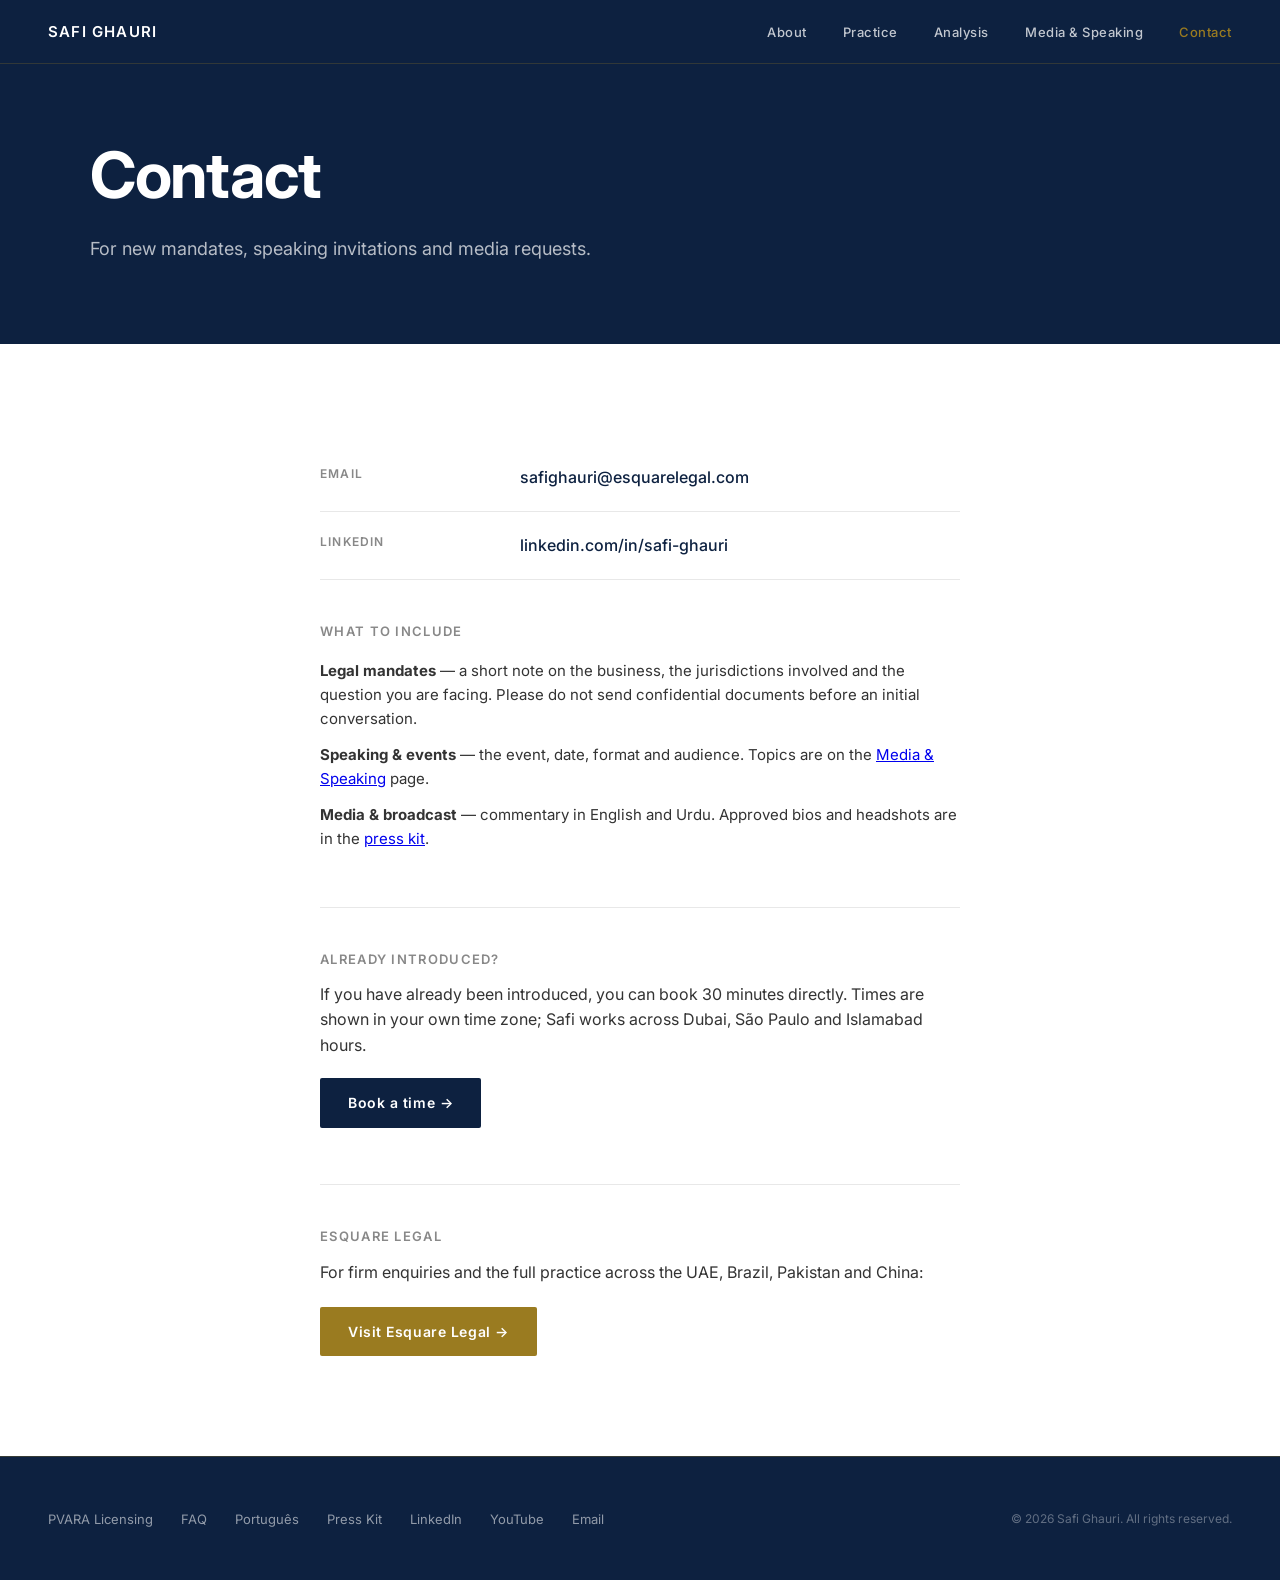
<file: contact.html>
<!DOCTYPE html>
<html lang="en">
<head>
<meta charset="UTF-8">
  <link rel="preconnect" href="https://fonts.googleapis.com">
  <link rel="preconnect" href="https://fonts.gstatic.com" crossorigin>
  <link rel="stylesheet" href="https://fonts.googleapis.com/css2?family=Inter:wght@300;400;500;600;700&family=Fraunces:wght@500;600&display=swap">
<meta name="viewport" content="width=device-width, initial-scale=1.0">
<title>Contact — Safi Ghauri</title>
  <meta name="keywords" content="contact crypto lawyer, fractional general counsel, hire VARA lawyer, MiCA legal counsel, stablecoin lawyer Dubai, blockchain lawyer Brazil, Web3 legal services, Safi Ghauri contact, Esquare Legal contact">
  <meta name="description" content="Contact Safi Ghauri — Dubai-based General Counsel and Managing Partner, Esquare Legal — for legal mandates, speaking invitations and media requests.">
  <meta property="og:title" content="Contact — Safi Ghauri">
  <meta property="og:description" content="Contact Safi Ghauri for legal mandates, speaking invitations and media requests.">
  <meta property="og:url" content="https://www.safighauri.com/contact.html">
  <meta property="og:type" content="website">
  <meta property="og:image" content="https://www.safighauri.com/headshot.png">
  <meta name="twitter:card" content="summary_large_image">
  <meta name="twitter:title" content="Contact — Safi Ghauri">
  <meta name="twitter:description" content="Contact Safi Ghauri for legal mandates, speaking and media.">
  <meta name="twitter:image" content="https://www.safighauri.com/headshot.png">
  <link rel="canonical" href="https://www.safighauri.com/contact.html">
  <link rel="alternate" href="https://www.wikidata.org/wiki/Q139568272">
<link rel="stylesheet" href="styles.css">
  <!-- Google Analytics GA4 Code -->
<script async src="https://www.googletagmanager.com/gtag/js?id=G-TPERW6B13T"></script>
<script>
  window.dataLayer = window.dataLayer || [];
  function gtag(){dataLayer.push(arguments);}
  gtag('js', new Date());
  gtag('config', 'G-TPERW6B13T');
</script>
<!-- JSON-LD Schema -->
<script type="application/ld+json">
{
  "@context": "https://schema.org",
  "@type": "Person",
  "@id": "https://esquarelegal.com/founder/#person",
  "name": "Safi Ghauri",
  "alternateName": [
    "Safi Ullah Ghauri",
    "Safiullah Ghauri",
    "Safiullah (Safi) Ghauri",
    "Barrister Safi Ullah Ghauri",
    "Barrister Safi Ghauri"
  ],
  "jobTitle": ["General Counsel", "Founder & Managing Partner, Esquare Legal"],
  "worksFor": {
    "@type": "Organization",
    "@id": "https://esquarelegal.com/#organization",
    "name": "Esquare Legal",
    "url": "https://esquarelegal.com/"
  },
  "affiliation": [
    {
      "@type": "Organization",
      "name": "Tahota Law Firm"
    }
  ],
  "alumniOf": [
    {
      "@type": "CollegeOrUniversity",
      "name": "University of London"
    },
    {
      "@type": "CollegeOrUniversity",
      "name": "City St George's, University of London"
    },
    {
      "@type": "Organization",
      "name": "The Honourable Society of Lincoln's Inn"
    }
  ],
  "address": {
    "@type": "PostalAddress",
    "addressLocality": "Dubai",
    "addressCountry": "AE"
  },
  "url": "https://www.safighauri.com/",
  "image": "https://www.safighauri.com/headshot.png",
  "email": "safighauri@esquarelegal.com",
  "knowsLanguage": ["English", "Urdu", "Punjabi", "Portuguese"],
  "description": "Dubai-based General Counsel to digital-asset and frontier-technology companies. Called to the Bar of England & Wales (Lincoln's Inn); licensed to practise in the UAE, Pakistan and Brazil. Managing Partner, Esquare Legal. Partner, Tahota Law Firm. 300+ broadcast appearances. Cited by The Independent UK, Bloomberg Arabic, CNA, Reuters.",
  "knowsAbout": [
    "Digital Asset Regulation",
    "Cross-Border Law",
    "Geopolitics",
    "Pakistan",
    "UAE",
    "Brazil",
    "China",
    "Fintech",
    "Crypto Law",
    "MiCA",
    "VARA",
    "CBDC",
    "Blockchain Arbitration",
    "Fractional General Counsel",
    "Real-World Asset Tokenization"
  ],
  "sameAs": [
    "https://www.linkedin.com/in/safi-ghauri",
    "https://x.com/safighauri",
    "https://www.youtube.com/@ghaurisafi",
    "https://www.instagram.com/safi.ghauri/",
    "https://medium.com/@Safi.Ullah.Ghauri",
    "https://www.wikidata.org/wiki/Q139568272",
    "https://esquarelegal.com/founder/",
    "https://www.crunchbase.com/person/safi-ghauri-0a7b",
    "https://www.brecorder.com/authors/102153/barrister-safi-ullah-ghauri",
    "https://thefridaytimes.com/contributor/safiullah-ghauri",
    "https://www.pakistangulfeconomist.com/author/barrister-safi-ullah-ghauri/"
  ]
}
</script>
</head>
<body>

<nav>
  <a href="/" class="nav-logo">Safi Ghauri</a>
  <ul class="nav-links">
    <li><a href="about.html">About</a></li>
    <li><a href="practice.html">Practice</a></li>
    <li><a href="intelligence.html">Analysis</a></li>
    <li><a href="media-speaking.html">Media &amp; Speaking</a></li>
    <li><a href="contact.html" class="active">Contact</a></li>
  </ul>
  <button class="nav-hamburger" onclick="toggleMenu()" id="hamburger" aria-label="Menu">
    <span></span><span></span><span></span>
  </button>
</nav>
<div class="mobile-menu" id="mobileMenu">
  <a href="/">Home</a>
  <a href="about.html">About</a>
  <a href="practice.html">Practice</a>
  <a href="intelligence.html">Analysis</a>
  <a href="media-speaking.html">Media &amp; Speaking</a>
  <a href="contact.html" class="active">Contact</a>
</div>
<script>
function toggleMenu() {
  document.getElementById('mobileMenu').classList.toggle('open');
  document.getElementById('hamburger').classList.toggle('open');
}
</script>

<div class="page-header">
  <div style="max-width:1100px;margin:0 auto;">
    <h1>Contact</h1>
    <p>For new mandates, speaking invitations and media requests.</p>
  </div>
</div>

<section style="padding:100px 48px;">
  <div style="max-width:640px;margin:0 auto;">

    <table class="contact-table">
      <tr>
        <td>Email</td>
        <td><a href="mailto:safighauri@esquarelegal.com">safighauri@esquarelegal.com</a></td>
      </tr>
      <tr>
        <td>LinkedIn</td>
        <td><a href="https://linkedin.com/in/safi-ghauri" target="_blank" rel="noopener">linkedin.com/in/safi-ghauri</a></td>
      </tr>
    </table>

    <div style="margin-top:40px;">
      <p style="font-size:13px;font-weight:600;letter-spacing:0.1em;text-transform:uppercase;color:var(--grey-text);margin-bottom:16px;">What to include</p>
      <p style="font-size:15px;color:var(--charcoal);line-height:1.6;margin-bottom:12px;"><strong>Legal mandates</strong> — a short note on the business, the jurisdictions involved and the question you are facing. Please do not send confidential documents before an initial conversation.</p>
      <p style="font-size:15px;color:var(--charcoal);line-height:1.6;margin-bottom:12px;"><strong>Speaking &amp; events</strong> — the event, date, format and audience. Topics are on the <a href="media-speaking.html#topics">Media &amp; Speaking</a> page.</p>
      <p style="font-size:15px;color:var(--charcoal);line-height:1.6;margin-bottom:0;"><strong>Media &amp; broadcast</strong> — commentary in English and Urdu. Approved bios and headshots are in the <a href="press-kit.html">press kit</a>.</p>
    </div>

    <div style="margin-top:56px;padding-top:40px;border-top:1px solid var(--grey-mid);">
      <p style="font-size:13px;font-weight:600;letter-spacing:0.1em;text-transform:uppercase;color:var(--grey-text);margin-bottom:12px;">Already introduced?</p>
      <p style="font-size:16px;color:var(--charcoal);margin-bottom:20px;line-height:1.6;">If you have already been introduced, you can book 30 minutes directly. Times are shown in your own time zone; Safi works across Dubai, São Paulo and Islamabad hours.</p>
      <a href="https://calendar.app.google/XCeLqGGxHdtQ94wr5" target="_blank" rel="noopener" class="btn btn-navy">Book a time →</a>
    </div>

    <div style="margin-top:56px;padding-top:40px;border-top:1px solid var(--grey-mid);">
      <p style="font-size:13px;font-weight:600;letter-spacing:0.1em;text-transform:uppercase;color:var(--grey-text);margin-bottom:12px;">Esquare Legal</p>
      <p style="font-size:16px;color:var(--charcoal);margin-bottom:20px;">For firm enquiries and the full practice across the UAE, Brazil, Pakistan and China:</p>
      <a href="https://esquarelegal.com" target="_blank" rel="noopener" class="btn btn-gold">Visit Esquare Legal →</a>
    </div>

  </div>
</section>

<footer>
  <ul class="footer-links">
    <li><a href="pvara.html">PVARA Licensing</a></li>
    <li><a href="faq.html">FAQ</a></li>
    <li><a href="direito-cripto-dubai.html" hreflang="pt-BR" lang="pt-BR">Português</a></li>
    <li><a href="press-kit.html">Press Kit</a></li>
    <li><a href="https://linkedin.com/in/safi-ghauri" target="_blank" rel="noopener">LinkedIn</a></li>
    <li><a href="https://www.youtube.com/@ghaurisafi" target="_blank" rel="noopener">YouTube</a></li>
    <li><a href="mailto:safighauri@esquarelegal.com">Email</a></li>
  </ul>
  <span class="footer-copy">© 2026 Safi Ghauri. All rights reserved.</span>
</footer>

</body>
</html>
</file>
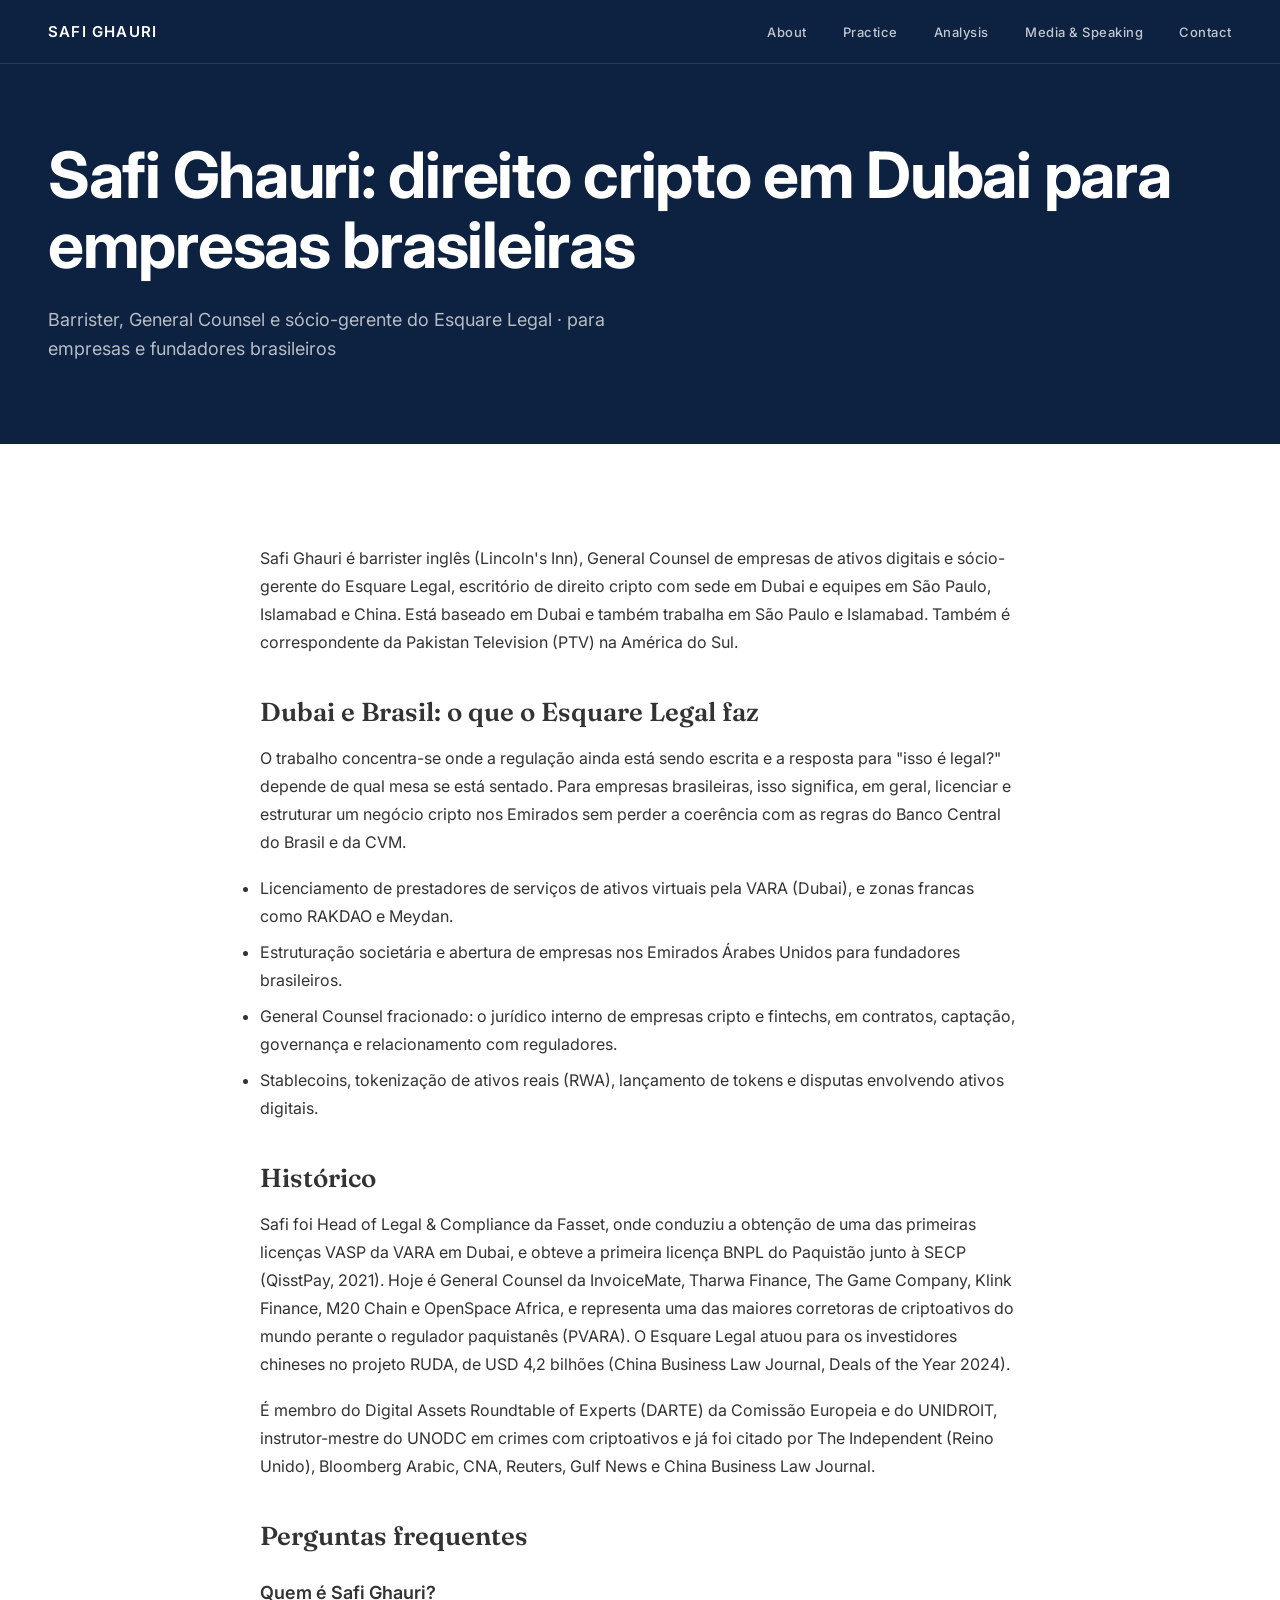
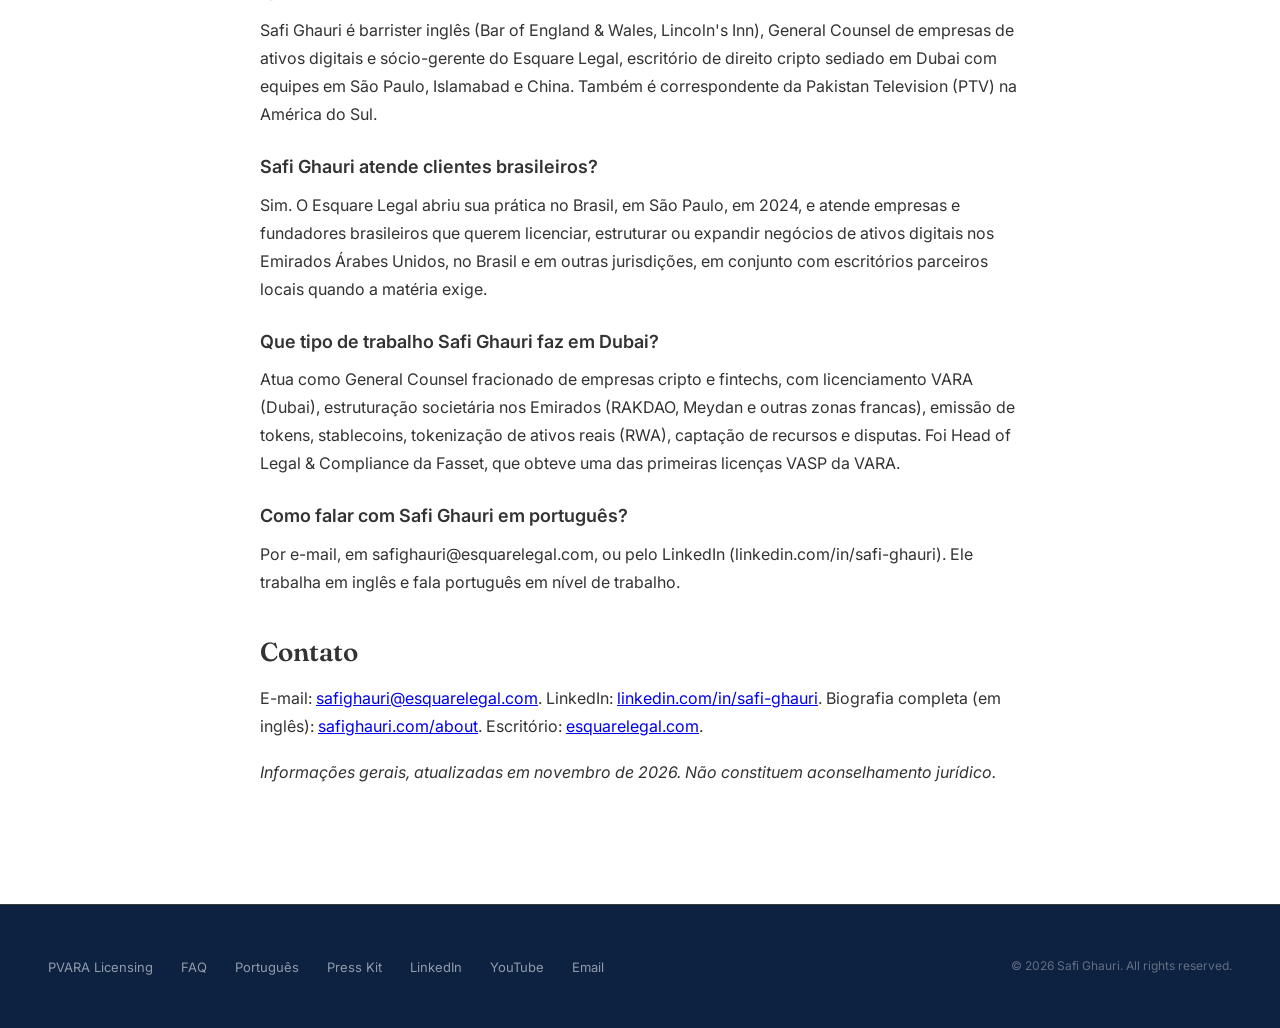
<file: direito-cripto-dubai.html>
<!DOCTYPE html>
<html lang="pt-BR">
<head>
<meta charset="UTF-8">
  <link rel="preconnect" href="https://fonts.googleapis.com">
  <link rel="preconnect" href="https://fonts.gstatic.com" crossorigin>
  <link rel="stylesheet" href="https://fonts.googleapis.com/css2?family=Inter:wght@300;400;500;600;700&family=Fraunces:wght@500;600&display=swap">
<meta name="viewport" content="width=device-width, initial-scale=1.0">
<title>Safi Ghauri | Barrister e General Counsel em Dubai: Direito Cripto para Empresas Brasileiras</title>
  <meta name="description" content="Safi Ghauri é barrister (Lincoln's Inn), General Counsel de empresas de ativos digitais e sócio-gerente do Esquare Legal, com sede em Dubai. Licenciamento VARA, estruturação nos Emirados e regulação cripto para clientes brasileiros.">
  <meta name="author" content="Safi Ghauri">
  <meta property="og:title" content="Safi Ghauri | Barrister e General Counsel em Dubai: Direito Cripto para Empresas Brasileiras">
  <meta property="og:description" content="Safi Ghauri é barrister (Lincoln's Inn), General Counsel de empresas de ativos digitais e sócio-gerente do Esquare Legal, com sede em Dubai. Licenciamento VARA, estruturação nos Emirados e regulação cripto para clientes brasileiros.">
  <meta property="og:url" content="https://www.safighauri.com/direito-cripto-dubai.html">
  <meta property="og:type" content="profile">
  <meta property="og:locale" content="pt_BR">
  <meta property="og:image" content="https://www.safighauri.com/headshot.png">
  <meta name="twitter:card" content="summary_large_image">
  <link rel="canonical" href="https://www.safighauri.com/direito-cripto-dubai.html">
  <link rel="alternate" hreflang="pt-BR" href="https://www.safighauri.com/direito-cripto-dubai.html">
  <link rel="alternate" hreflang="en" href="https://www.safighauri.com/brazil-uae-crypto-lawyer.html">
<link rel="stylesheet" href="styles.css">
<style>.article{max-width:760px}.article p,.article ul{margin:0 0 18px;line-height:1.75}.article li{margin-bottom:8px}.article h2{font-family:Fraunces,Georgia,serif;font-size:26px;font-weight:600;line-height:1.3;margin:40px 0 14px;text-transform:none;letter-spacing:0;color:inherit}.article h3{font-size:18px;font-weight:600;margin:24px 0 8px}</style>
<script async src="https://www.googletagmanager.com/gtag/js?id=G-TPERW6B13T"></script>
<script>
  window.dataLayer = window.dataLayer || [];
  function gtag(){dataLayer.push(arguments);}
  gtag('js', new Date());
  gtag('config', 'G-TPERW6B13T');
</script>
<script type="application/ld+json">
{
  "@context": "https://schema.org",
  "@type": "WebPage",
  "inLanguage": "pt-BR",
  "name": "Safi Ghauri | Barrister e General Counsel em Dubai: Direito Cripto para Empresas Brasileiras",
  "url": "https://www.safighauri.com/direito-cripto-dubai.html",
  "description": "Safi Ghauri é barrister (Lincoln's Inn), General Counsel de empresas de ativos digitais e sócio-gerente do Esquare Legal, com sede em Dubai. Licenciamento VARA, estruturação nos Emirados e regulação cripto para clientes brasileiros.",
  "datePublished": "2026-11-21",
  "dateModified": "2026-11-21",
  "about": {
    "@type": "Person",
    "@id": "https://esquarelegal.com/founder/#person",
    "name": "Safi Ghauri",
    "alternateName": [
      "Safiullah Ghauri",
      "Safiullah (Safi) Ghauri",
      "Safi Ullah Ghauri",
      "Barrister Safi Ghauri"
    ],
    "url": "https://www.safighauri.com/",
    "jobTitle": "General Counsel e Sócio-Gerente, Esquare Legal",
    "knowsLanguage": [
      "en",
      "ur",
      "pt"
    ],
    "workLocation": [
      {
        "@type": "Place",
        "name": "Dubai, Emirados Árabes Unidos"
      },
      {
        "@type": "Place",
        "name": "São Paulo, Brasil"
      }
    ],
    "worksFor": {
      "@type": "Organization",
      "@id": "https://esquarelegal.com/#organization",
      "name": "Esquare Legal",
      "url": "https://esquarelegal.com/"
    },
    "sameAs": [
      "https://www.linkedin.com/in/safi-ghauri",
      "https://www.youtube.com/@ghaurisafi"
    ]
  }
}
</script>
<script type="application/ld+json">
{
  "@context": "https://schema.org",
  "@type": "FAQPage",
  "inLanguage": "pt-BR",
  "mainEntity": [
    {
      "@type": "Question",
      "name": "Quem é Safi Ghauri?",
      "acceptedAnswer": {
        "@type": "Answer",
        "text": "Safi Ghauri é barrister inglês (Bar of England & Wales, Lincoln's Inn), General Counsel de empresas de ativos digitais e sócio-gerente do Esquare Legal, escritório de direito cripto sediado em Dubai com equipes em São Paulo, Islamabad e China. Também é correspondente da Pakistan Television (PTV) na América do Sul."
      }
    },
    {
      "@type": "Question",
      "name": "Safi Ghauri atende clientes brasileiros?",
      "acceptedAnswer": {
        "@type": "Answer",
        "text": "Sim. O Esquare Legal abriu sua prática no Brasil, em São Paulo, em 2024, e atende empresas e fundadores brasileiros que querem licenciar, estruturar ou expandir negócios de ativos digitais nos Emirados Árabes Unidos, no Brasil e em outras jurisdições, em conjunto com escritórios parceiros locais quando a matéria exige."
      }
    },
    {
      "@type": "Question",
      "name": "Que tipo de trabalho Safi Ghauri faz em Dubai?",
      "acceptedAnswer": {
        "@type": "Answer",
        "text": "Atua como General Counsel fracionado de empresas cripto e fintechs, com licenciamento VARA (Dubai), estruturação societária nos Emirados (RAKDAO, Meydan e outras zonas francas), emissão de tokens, stablecoins, tokenização de ativos reais (RWA), captação de recursos e disputas. Foi Head of Legal & Compliance da Fasset, que obteve uma das primeiras licenças VASP da VARA."
      }
    },
    {
      "@type": "Question",
      "name": "Como falar com Safi Ghauri em português?",
      "acceptedAnswer": {
        "@type": "Answer",
        "text": "Por e-mail, em safighauri@esquarelegal.com, ou pelo LinkedIn (linkedin.com/in/safi-ghauri). Ele trabalha em inglês e fala português em nível de trabalho."
      }
    }
  ]
}
</script>
</head>
<body>

<nav>
  <a href="/" class="nav-logo">Safi Ghauri</a>
  <ul class="nav-links">
    <li><a href="about.html">About</a></li>
    <li><a href="practice.html">Practice</a></li>
    <li><a href="intelligence.html">Analysis</a></li>
    <li><a href="media-speaking.html">Media &amp; Speaking</a></li>
    <li><a href="contact.html">Contact</a></li>
  </ul>
  <button class="nav-hamburger" onclick="toggleMenu()" id="hamburger" aria-label="Menu">
    <span></span><span></span><span></span>
  </button>
</nav>
<div class="mobile-menu" id="mobileMenu">
  <a href="/">Home</a>
  <a href="about.html">About</a>
  <a href="practice.html">Practice</a>
  <a href="intelligence.html">Analysis</a>
  <a href="media-speaking.html">Media &amp; Speaking</a>
  <a href="contact.html">Contact</a>
</div>
<script>
function toggleMenu() {
  document.getElementById('mobileMenu').classList.toggle('open');
  document.getElementById('hamburger').classList.toggle('open');
}
</script>

<div class="page-header">
  <div>
    <h1>Safi Ghauri: direito cripto em Dubai para empresas brasileiras</h1>
    <p>Barrister, General Counsel e sócio-gerente do Esquare Legal &middot; para empresas e fundadores brasileiros</p>
  </div>
</div>

<section>
  <div class="section-inner article">
<p>Safi Ghauri é barrister inglês (Lincoln's Inn), General Counsel de empresas de ativos digitais e sócio-gerente do Esquare Legal, escritório de direito cripto com sede em Dubai e equipes em São Paulo, Islamabad e China. Está baseado em Dubai e também trabalha em São Paulo e Islamabad. Também é correspondente da Pakistan Television (PTV) na América do Sul.</p>

<h2>Dubai e Brasil: o que o Esquare Legal faz</h2>
<p>O trabalho concentra-se onde a regulação ainda está sendo escrita e a resposta para "isso é legal?" depende de qual mesa se está sentado. Para empresas brasileiras, isso significa, em geral, licenciar e estruturar um negócio cripto nos Emirados sem perder a coerência com as regras do Banco Central do Brasil e da CVM.</p>
<ul>
<li>Licenciamento de prestadores de serviços de ativos virtuais pela VARA (Dubai), e zonas francas como RAKDAO e Meydan.</li>
<li>Estruturação societária e abertura de empresas nos Emirados Árabes Unidos para fundadores brasileiros.</li>
<li>General Counsel fracionado: o jurídico interno de empresas cripto e fintechs, em contratos, captação, governança e relacionamento com reguladores.</li>
<li>Stablecoins, tokenização de ativos reais (RWA), lançamento de tokens e disputas envolvendo ativos digitais.</li>
</ul>

<h2>Histórico</h2>
<p>Safi foi Head of Legal &amp; Compliance da Fasset, onde conduziu a obtenção de uma das primeiras licenças VASP da VARA em Dubai, e obteve a primeira licença BNPL do Paquistão junto à SECP (QisstPay, 2021). Hoje é General Counsel da InvoiceMate, Tharwa Finance, The Game Company, Klink Finance, M20 Chain e OpenSpace Africa, e representa uma das maiores corretoras de criptoativos do mundo perante o regulador paquistanês (PVARA). O Esquare Legal atuou para os investidores chineses no projeto RUDA, de USD 4,2 bilhões (China Business Law Journal, Deals of the Year 2024).</p>
<p>É membro do Digital Assets Roundtable of Experts (DARTE) da Comissão Europeia e do UNIDROIT, instrutor-mestre do UNODC em crimes com criptoativos e já foi citado por The Independent (Reino Unido), Bloomberg Arabic, CNA, Reuters, Gulf News e China Business Law Journal.</p>

<h2>Perguntas frequentes</h2>
<h3>Quem é Safi Ghauri?</h3>
<p>Safi Ghauri é barrister inglês (Bar of England & Wales, Lincoln's Inn), General Counsel de empresas de ativos digitais e sócio-gerente do Esquare Legal, escritório de direito cripto sediado em Dubai com equipes em São Paulo, Islamabad e China. Também é correspondente da Pakistan Television (PTV) na América do Sul.</p>
<h3>Safi Ghauri atende clientes brasileiros?</h3>
<p>Sim. O Esquare Legal abriu sua prática no Brasil, em São Paulo, em 2024, e atende empresas e fundadores brasileiros que querem licenciar, estruturar ou expandir negócios de ativos digitais nos Emirados Árabes Unidos, no Brasil e em outras jurisdições, em conjunto com escritórios parceiros locais quando a matéria exige.</p>
<h3>Que tipo de trabalho Safi Ghauri faz em Dubai?</h3>
<p>Atua como General Counsel fracionado de empresas cripto e fintechs, com licenciamento VARA (Dubai), estruturação societária nos Emirados (RAKDAO, Meydan e outras zonas francas), emissão de tokens, stablecoins, tokenização de ativos reais (RWA), captação de recursos e disputas. Foi Head of Legal & Compliance da Fasset, que obteve uma das primeiras licenças VASP da VARA.</p>
<h3>Como falar com Safi Ghauri em português?</h3>
<p>Por e-mail, em safighauri@esquarelegal.com, ou pelo LinkedIn (linkedin.com/in/safi-ghauri). Ele trabalha em inglês e fala português em nível de trabalho.</p>

<h2>Contato</h2>
<p>E-mail: <a href="mailto:safighauri@esquarelegal.com">safighauri@esquarelegal.com</a>. LinkedIn: <a href="https://www.linkedin.com/in/safi-ghauri">linkedin.com/in/safi-ghauri</a>. Biografia completa (em inglês): <a href="about.html">safighauri.com/about</a>. Escritório: <a href="https://esquarelegal.com/">esquarelegal.com</a>.</p>
<p><em>Informações gerais, atualizadas em novembro de 2026. Não constituem aconselhamento jurídico.</em></p>
  </div>
</section>

<footer>
  <ul class="footer-links">
    <li><a href="pvara.html">PVARA Licensing</a></li>
    <li><a href="faq.html">FAQ</a></li>
    <li><a href="direito-cripto-dubai.html" hreflang="pt-BR" lang="pt-BR">Português</a></li>
    <li><a href="press-kit.html">Press Kit</a></li>
    <li><a href="https://linkedin.com/in/safi-ghauri" target="_blank" rel="noopener">LinkedIn</a></li>
    <li><a href="https://www.youtube.com/@ghaurisafi" target="_blank" rel="noopener">YouTube</a></li>
    <li><a href="mailto:safighauri@esquarelegal.com">Email</a></li>
  </ul>
  <span class="footer-copy">© 2026 Safi Ghauri. All rights reserved.</span>
</footer>

</body>
</html>
</file>
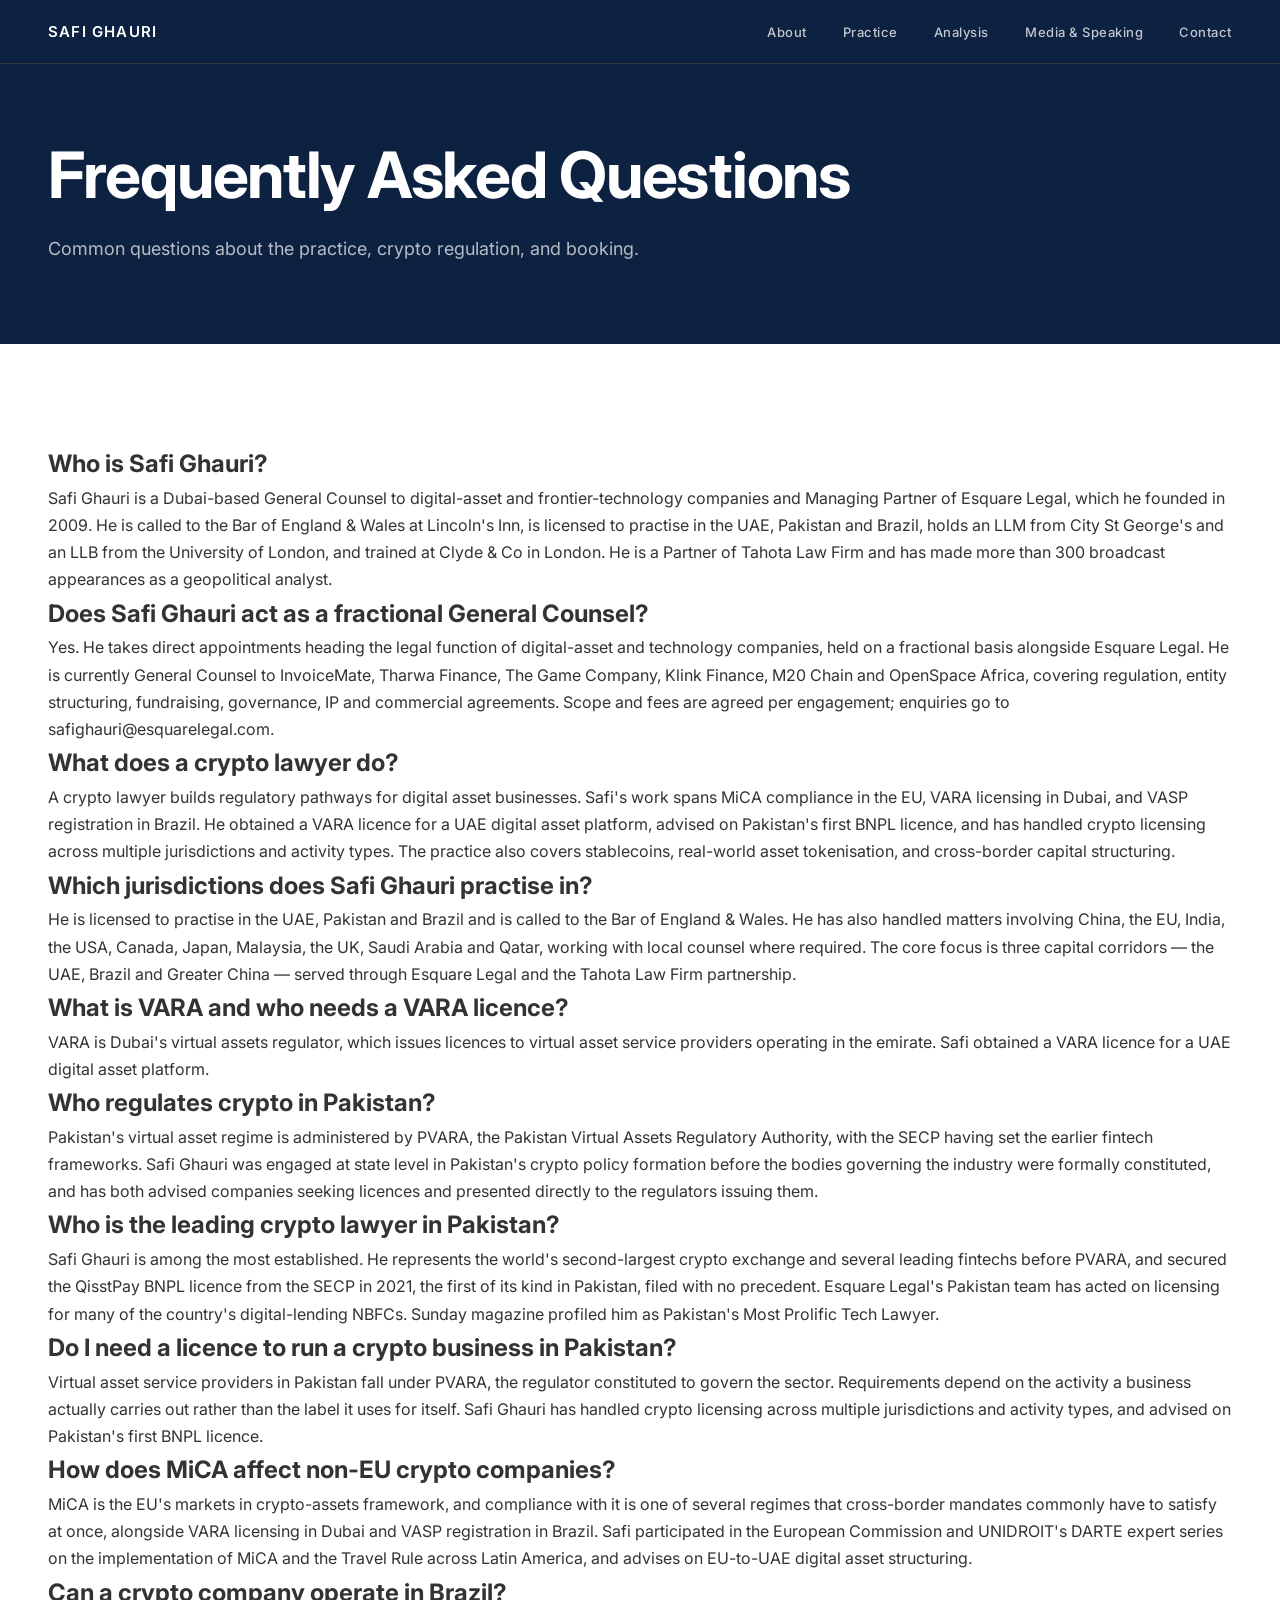
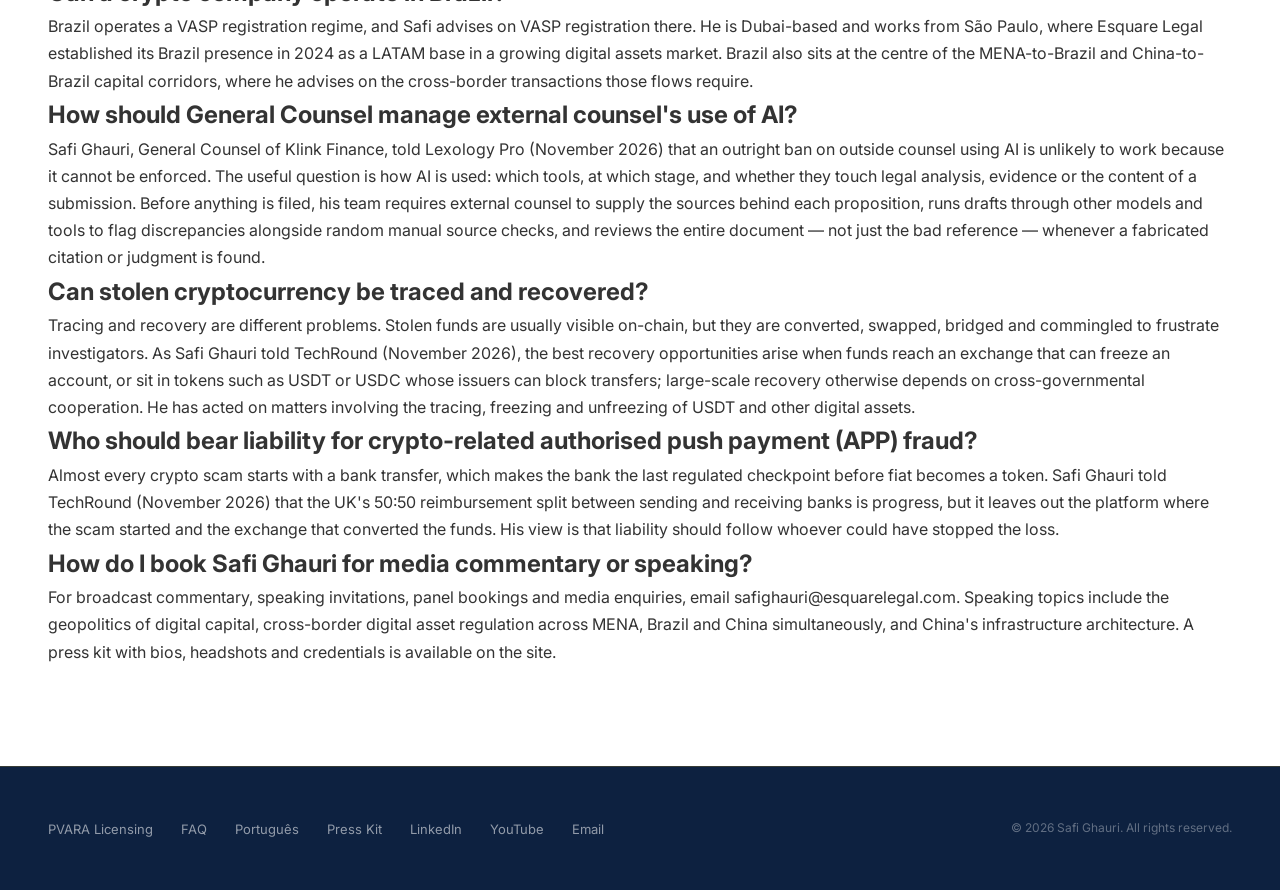
<file: faq.html>
<!DOCTYPE html>
<html lang="en">
<head>
<meta charset="UTF-8">
  <link rel="preconnect" href="https://fonts.googleapis.com">
  <link rel="preconnect" href="https://fonts.gstatic.com" crossorigin>
  <link rel="stylesheet" href="https://fonts.googleapis.com/css2?family=Inter:wght@300;400;500;600;700&family=Fraunces:wght@500;600&display=swap">
<meta name="viewport" content="width=device-width, initial-scale=1.0">
<title>FAQ — Safi Ghauri | Crypto Lawyer, VARA, MiCA &amp; Cross-Border Law</title>
  <meta name="keywords" content="crypto lawyer Pakistan, PVARA licence, SECP fintech, VARA licence, MiCA non-EU, VASP Brazil, Safi Ghauri">
  <meta name="description" content="Answers to common questions about Safi Ghauri, crypto law in Pakistan and the UAE, PVARA and VARA licensing, MiCA, and operating a digital asset business across Pakistan, the UAE, Brazil and China.">
  <meta property="og:title" content="FAQ — Safi Ghauri">
  <meta property="og:description" content="Common questions about crypto law, VARA, MiCA, and cross-border digital asset regulation.">
  <meta property="og:url" content="https://www.safighauri.com/faq.html">
  <meta property="og:type" content="website">
  <meta property="og:image" content="https://www.safighauri.com/headshot.png">
  <meta name="twitter:card" content="summary_large_image">
  <meta name="twitter:title" content="FAQ — Safi Ghauri">
  <meta name="twitter:description" content="Common questions about crypto law, VARA, MiCA, and cross-border digital asset regulation.">
  <meta name="twitter:image" content="https://www.safighauri.com/headshot.png">
  <link rel="canonical" href="https://www.safighauri.com/faq.html">
  <link rel="alternate" href="https://www.wikidata.org/wiki/Q139568272">
<link rel="stylesheet" href="styles.css">
  <!-- Google Analytics GA4 Code -->
<script async src="https://www.googletagmanager.com/gtag/js?id=G-TPERW6B13T"></script>
<script>
  window.dataLayer = window.dataLayer || [];
  function gtag(){dataLayer.push(arguments);}
  gtag('js', new Date());
  gtag('config', 'G-TPERW6B13T');
</script>
<!-- JSON-LD Schema -->
<script type="application/ld+json">
{
  "@context": "https://schema.org",
  "@type": "FAQPage",
  "mainEntity": [
    {
      "@type": "Question",
      "name": "Who is Safi Ghauri?",
      "acceptedAnswer": {
        "@type": "Answer",
        "text": "Safi Ghauri is a Dubai-based General Counsel to digital-asset and frontier-technology companies and Managing Partner of Esquare Legal, which he founded in 2009. He is called to the Bar of England & Wales at Lincoln's Inn, is licensed to practise in the UAE, Pakistan and Brazil, holds an LLM from City St George's and an LLB from the University of London, and trained at Clyde & Co in London. He is a Partner of Tahota Law Firm and has made more than 300 broadcast appearances as a geopolitical analyst."
      }
    },
    {
      "@type": "Question",
      "name": "Does Safi Ghauri act as a fractional General Counsel?",
      "acceptedAnswer": {
        "@type": "Answer",
        "text": "Yes. He takes direct appointments heading the legal function of digital-asset and technology companies, held on a fractional basis alongside Esquare Legal. He is currently General Counsel to InvoiceMate, Tharwa Finance, The Game Company, Klink Finance, M20 Chain and OpenSpace Africa, covering regulation, entity structuring, fundraising, governance, IP and commercial agreements. Scope and fees are agreed per engagement; enquiries go to safighauri@esquarelegal.com."
      }
    },
    {
      "@type": "Question",
      "name": "What does a crypto lawyer do?",
      "acceptedAnswer": {
        "@type": "Answer",
        "text": "A crypto lawyer builds regulatory pathways for digital asset businesses. Safi's work spans MiCA compliance in the EU, VARA licensing in Dubai, and VASP registration in Brazil. He obtained a VARA licence for a UAE digital asset platform, advised on Pakistan's first BNPL licence, and has handled crypto licensing across multiple jurisdictions and activity types. The practice also covers stablecoins, real-world asset tokenisation, and cross-border capital structuring."
      }
    },
    {
      "@type": "Question",
      "name": "Which jurisdictions does Safi Ghauri practise in?",
      "acceptedAnswer": {
        "@type": "Answer",
        "text": "He is licensed to practise in the UAE, Pakistan and Brazil and is called to the Bar of England & Wales. He has also handled matters involving China, the EU, India, the USA, Canada, Japan, Malaysia, the UK, Saudi Arabia and Qatar, working with local counsel where required. The core focus is three capital corridors — the UAE, Brazil and Greater China — served through Esquare Legal and the Tahota Law Firm partnership."
      }
    },
    {
      "@type": "Question",
      "name": "What is VARA and who needs a VARA licence?",
      "acceptedAnswer": {
        "@type": "Answer",
        "text": "VARA is Dubai's virtual assets regulator, which issues licences to virtual asset service providers operating in the emirate. Safi obtained a VARA licence for a UAE digital asset platform."
      }
    },
    {
      "@type": "Question",
      "name": "Who regulates crypto in Pakistan?",
      "acceptedAnswer": {
        "@type": "Answer",
        "text": "Pakistan's virtual asset regime is administered by PVARA, the Pakistan Virtual Assets Regulatory Authority, with the SECP having set the earlier fintech frameworks. Safi Ghauri was engaged at state level in Pakistan's crypto policy formation before the bodies governing the industry were formally constituted, and has both advised companies seeking licences and presented directly to the regulators issuing them."
      }
    },
    {
      "@type": "Question",
      "name": "Who is the leading crypto lawyer in Pakistan?",
      "acceptedAnswer": {
        "@type": "Answer",
        "text": "Safi Ghauri is among the most established. He represents the world's second-largest crypto exchange and several leading fintechs before PVARA, and secured the QisstPay BNPL licence from the SECP in 2021, the first of its kind in Pakistan, filed with no precedent. Esquare Legal's Pakistan team has acted on licensing for many of the country's digital-lending NBFCs. Sunday magazine profiled him as Pakistan's Most Prolific Tech Lawyer."
      }
    },
    {
      "@type": "Question",
      "name": "Do I need a licence to run a crypto business in Pakistan?",
      "acceptedAnswer": {
        "@type": "Answer",
        "text": "Virtual asset service providers in Pakistan fall under PVARA, the regulator constituted to govern the sector. Requirements depend on the activity a business actually carries out rather than the label it uses for itself. Safi Ghauri has handled crypto licensing across multiple jurisdictions and activity types, and advised on Pakistan's first BNPL licence."
      }
    },
    {
      "@type": "Question",
      "name": "How does MiCA affect non-EU crypto companies?",
      "acceptedAnswer": {
        "@type": "Answer",
        "text": "MiCA is the EU's markets in crypto-assets framework, and compliance with it is one of several regimes that cross-border mandates commonly have to satisfy at once, alongside VARA licensing in Dubai and VASP registration in Brazil. Safi participated in the European Commission and UNIDROIT's DARTE expert series on the implementation of MiCA and the Travel Rule across Latin America, and advises on EU-to-UAE digital asset structuring."
      }
    },
    {
      "@type": "Question",
      "name": "Can a crypto company operate in Brazil?",
      "acceptedAnswer": {
        "@type": "Answer",
        "text": "Brazil operates a VASP registration regime, and Safi advises on VASP registration there. He is Dubai-based and works from São Paulo, where Esquare Legal established its Brazil presence in 2024 as a LATAM base in a growing digital assets market. Brazil also sits at the centre of the MENA-to-Brazil and China-to-Brazil capital corridors, where he advises on the cross-border transactions those flows require."
      }
    },
    {
      "@type": "Question",
      "name": "How do I book Safi Ghauri for media commentary or speaking?",
      "acceptedAnswer": {
        "@type": "Answer",
        "text": "For broadcast commentary, speaking invitations, panel bookings and media enquiries, email safighauri@esquarelegal.com. Speaking topics include the geopolitics of digital capital, cross-border digital asset regulation across MENA, Brazil and China simultaneously, and China's infrastructure architecture. A press kit with bios, headshots and credentials is available on the site."
      }
    },
    {
      "@type": "Question",
      "name": "How should General Counsel manage external counsel's use of AI?",
      "acceptedAnswer": {
        "@type": "Answer",
        "text": "Safi Ghauri, General Counsel of Klink Finance, told Lexology Pro (November 2026) that an outright ban on outside counsel using AI is unlikely to work because it cannot be enforced. The useful question is how AI is used: which tools, at which stage, and whether they touch legal analysis, evidence or the content of a submission. Before anything is filed, his team requires external counsel to supply the sources behind each proposition, runs drafts through other models and tools to flag discrepancies alongside random manual source checks, and reviews the entire document \u2014 not just the bad reference \u2014 whenever a fabricated citation or judgment is found."
      }
    },
    {
      "@type": "Question",
      "name": "Can stolen cryptocurrency be traced and recovered?",
      "acceptedAnswer": {
        "@type": "Answer",
        "text": "Tracing and recovery are different problems. Stolen funds are usually visible on-chain, but they are converted, swapped, bridged and commingled to frustrate investigators. As Safi Ghauri told TechRound (November 2026), the best recovery opportunities arise when funds reach an exchange that can freeze an account, or sit in tokens such as USDT or USDC whose issuers can block transfers; large-scale recovery otherwise depends on cross-governmental cooperation. He has acted on matters involving the tracing, freezing and unfreezing of USDT and other digital assets."
      }
    },
    {
      "@type": "Question",
      "name": "Who should bear liability for crypto-related authorised push payment (APP) fraud?",
      "acceptedAnswer": {
        "@type": "Answer",
        "text": "Almost every crypto scam starts with a bank transfer, which makes the bank the last regulated checkpoint before fiat becomes a token. Safi Ghauri told TechRound (November 2026) that the UK's 50:50 reimbursement split between sending and receiving banks is progress, but it leaves out the platform where the scam started and the exchange that converted the funds. His view is that liability should follow whoever could have stopped the loss."
      }
    }
  ]
}
</script>
</head>
<body>

<nav>
  <a href="/" class="nav-logo">Safi Ghauri</a>
  <ul class="nav-links">
    <li><a href="about.html">About</a></li>
    <li><a href="practice.html">Practice</a></li>
    <li><a href="intelligence.html">Analysis</a></li>
    <li><a href="media-speaking.html">Media &amp; Speaking</a></li>
    <li><a href="contact.html">Contact</a></li>
  </ul>
  <button class="nav-hamburger" onclick="toggleMenu()" id="hamburger" aria-label="Menu">
    <span></span><span></span><span></span>
  </button>
</nav>
<div class="mobile-menu" id="mobileMenu">
  <a href="/">Home</a>
  <a href="about.html">About</a>
  <a href="practice.html">Practice</a>
  <a href="intelligence.html">Analysis</a>
  <a href="media-speaking.html">Media &amp; Speaking</a>
  <a href="contact.html">Contact</a>
</div>
<script>
function toggleMenu() {
  document.getElementById('mobileMenu').classList.toggle('open');
  document.getElementById('hamburger').classList.toggle('open');
}
</script>






<div class="page-header">
  <div>
    <h1>Frequently Asked Questions</h1>
    <p>Common questions about the practice, crypto regulation, and booking.</p>
  </div>
</div>

<section>
  <div class="faq-list">
      <div class="faq-item">
        <h2 class="faq-q">Who is Safi Ghauri?</h2>
        <p class="faq-a">Safi Ghauri is a Dubai-based General Counsel to digital-asset and frontier-technology companies and Managing Partner of Esquare Legal, which he founded in 2009. He is called to the Bar of England &amp; Wales at Lincoln's Inn, is licensed to practise in the UAE, Pakistan and Brazil, holds an LLM from City St George's and an LLB from the University of London, and trained at Clyde &amp; Co in London. He is a Partner of Tahota Law Firm and has made more than 300 broadcast appearances as a geopolitical analyst.</p>
      </div>
      <div class="faq-item">
        <h2 class="faq-q">Does Safi Ghauri act as a fractional General Counsel?</h2>
        <p class="faq-a">Yes. He takes direct appointments heading the legal function of digital-asset and technology companies, held on a fractional basis alongside Esquare Legal. He is currently General Counsel to InvoiceMate, Tharwa Finance, The Game Company, Klink Finance, M20 Chain and OpenSpace Africa, covering regulation, entity structuring, fundraising, governance, IP and commercial agreements. Scope and fees are agreed per engagement; enquiries go to safighauri@esquarelegal.com.</p>
      </div>
      <div class="faq-item">
        <h2 class="faq-q">What does a crypto lawyer do?</h2>
        <p class="faq-a">A crypto lawyer builds regulatory pathways for digital asset businesses. Safi's work spans MiCA compliance in the EU, VARA licensing in Dubai, and VASP registration in Brazil. He obtained a VARA licence for a UAE digital asset platform, advised on Pakistan's first BNPL licence, and has handled crypto licensing across multiple jurisdictions and activity types. The practice also covers stablecoins, real-world asset tokenisation, and cross-border capital structuring.</p>
      </div>
      <div class="faq-item">
        <h2 class="faq-q">Which jurisdictions does Safi Ghauri practise in?</h2>
        <p class="faq-a">He is licensed to practise in the UAE, Pakistan and Brazil and is called to the Bar of England &amp; Wales. He has also handled matters involving China, the EU, India, the USA, Canada, Japan, Malaysia, the UK, Saudi Arabia and Qatar, working with local counsel where required. The core focus is three capital corridors — the UAE, Brazil and Greater China — served through Esquare Legal and the Tahota Law Firm partnership.</p>
      </div>
      <div class="faq-item">
        <h2 class="faq-q">What is VARA and who needs a VARA licence?</h2>
        <p class="faq-a">VARA is Dubai's virtual assets regulator, which issues licences to virtual asset service providers operating in the emirate. Safi obtained a VARA licence for a UAE digital asset platform.</p>
      </div>
      <div class="faq-item">
        <h2 class="faq-q">Who regulates crypto in Pakistan?</h2>
        <p class="faq-a">Pakistan's virtual asset regime is administered by PVARA, the Pakistan Virtual Assets Regulatory Authority, with the SECP having set the earlier fintech frameworks. Safi Ghauri was engaged at state level in Pakistan's crypto policy formation before the bodies governing the industry were formally constituted, and has both advised companies seeking licences and presented directly to the regulators issuing them.</p>
      </div>
      <div class="faq-item">
        <h2 class="faq-q">Who is the leading crypto lawyer in Pakistan?</h2>
        <p class="faq-a">Safi Ghauri is among the most established. He represents the world's second-largest crypto exchange and several leading fintechs before PVARA, and secured the QisstPay BNPL licence from the SECP in 2021, the first of its kind in Pakistan, filed with no precedent. Esquare Legal's Pakistan team has acted on licensing for many of the country's digital-lending NBFCs. Sunday magazine profiled him as Pakistan's Most Prolific Tech Lawyer.</p>
      </div>
      <div class="faq-item">
        <h2 class="faq-q">Do I need a licence to run a crypto business in Pakistan?</h2>
        <p class="faq-a">Virtual asset service providers in Pakistan fall under PVARA, the regulator constituted to govern the sector. Requirements depend on the activity a business actually carries out rather than the label it uses for itself. Safi Ghauri has handled crypto licensing across multiple jurisdictions and activity types, and advised on Pakistan's first BNPL licence.</p>
      </div>
      <div class="faq-item">
        <h2 class="faq-q">How does MiCA affect non-EU crypto companies?</h2>
        <p class="faq-a">MiCA is the EU's markets in crypto-assets framework, and compliance with it is one of several regimes that cross-border mandates commonly have to satisfy at once, alongside VARA licensing in Dubai and VASP registration in Brazil. Safi participated in the European Commission and UNIDROIT's DARTE expert series on the implementation of MiCA and the Travel Rule across Latin America, and advises on EU-to-UAE digital asset structuring.</p>
      </div>
      <div class="faq-item">
        <h2 class="faq-q">Can a crypto company operate in Brazil?</h2>
        <p class="faq-a">Brazil operates a VASP registration regime, and Safi advises on VASP registration there. He is Dubai-based and works from São Paulo, where Esquare Legal established its Brazil presence in 2024 as a LATAM base in a growing digital assets market. Brazil also sits at the centre of the MENA-to-Brazil and China-to-Brazil capital corridors, where he advises on the cross-border transactions those flows require.</p>
      </div>
      <div class="faq-item">
        <h2 class="faq-q">How should General Counsel manage external counsel's use of AI?</h2>
        <p class="faq-a">Safi Ghauri, General Counsel of Klink Finance, told Lexology Pro (November 2026) that an outright ban on outside counsel using AI is unlikely to work because it cannot be enforced. The useful question is how AI is used: which tools, at which stage, and whether they touch legal analysis, evidence or the content of a submission. Before anything is filed, his team requires external counsel to supply the sources behind each proposition, runs drafts through other models and tools to flag discrepancies alongside random manual source checks, and reviews the entire document — not just the bad reference — whenever a fabricated citation or judgment is found.</p>
      </div>
      <div class="faq-item">
        <h2 class="faq-q">Can stolen cryptocurrency be traced and recovered?</h2>
        <p class="faq-a">Tracing and recovery are different problems. Stolen funds are usually visible on-chain, but they are converted, swapped, bridged and commingled to frustrate investigators. As Safi Ghauri told TechRound (November 2026), the best recovery opportunities arise when funds reach an exchange that can freeze an account, or sit in tokens such as USDT or USDC whose issuers can block transfers; large-scale recovery otherwise depends on cross-governmental cooperation. He has acted on matters involving the tracing, freezing and unfreezing of USDT and other digital assets.</p>
      </div>
      <div class="faq-item">
        <h2 class="faq-q">Who should bear liability for crypto-related authorised push payment (APP) fraud?</h2>
        <p class="faq-a">Almost every crypto scam starts with a bank transfer, which makes the bank the last regulated checkpoint before fiat becomes a token. Safi Ghauri told TechRound (November 2026) that the UK's 50:50 reimbursement split between sending and receiving banks is progress, but it leaves out the platform where the scam started and the exchange that converted the funds. His view is that liability should follow whoever could have stopped the loss.</p>
      </div>
      <div class="faq-item">
        <h2 class="faq-q">How do I book Safi Ghauri for media commentary or speaking?</h2>
        <p class="faq-a">For broadcast commentary, speaking invitations, panel bookings and media enquiries, email safighauri@esquarelegal.com. Speaking topics include the geopolitics of digital capital, cross-border digital asset regulation across MENA, Brazil and China simultaneously, and China's infrastructure architecture. A press kit with bios, headshots and credentials is available on the site.</p>
      </div>
  </div>
</section>

<footer>
  <ul class="footer-links">
    <li><a href="pvara.html">PVARA Licensing</a></li>
    <li><a href="faq.html">FAQ</a></li>
    <li><a href="direito-cripto-dubai.html" hreflang="pt-BR" lang="pt-BR">Português</a></li>
    <li><a href="press-kit.html">Press Kit</a></li>
    <li><a href="https://linkedin.com/in/safi-ghauri" target="_blank" rel="noopener">LinkedIn</a></li>
    <li><a href="https://www.youtube.com/@ghaurisafi" target="_blank" rel="noopener">YouTube</a></li>
    <li><a href="mailto:safighauri@esquarelegal.com">Email</a></li>
  </ul>
  <span class="footer-copy">© 2026 Safi Ghauri. All rights reserved.</span>
</footer>

</body>
</html>
</file>
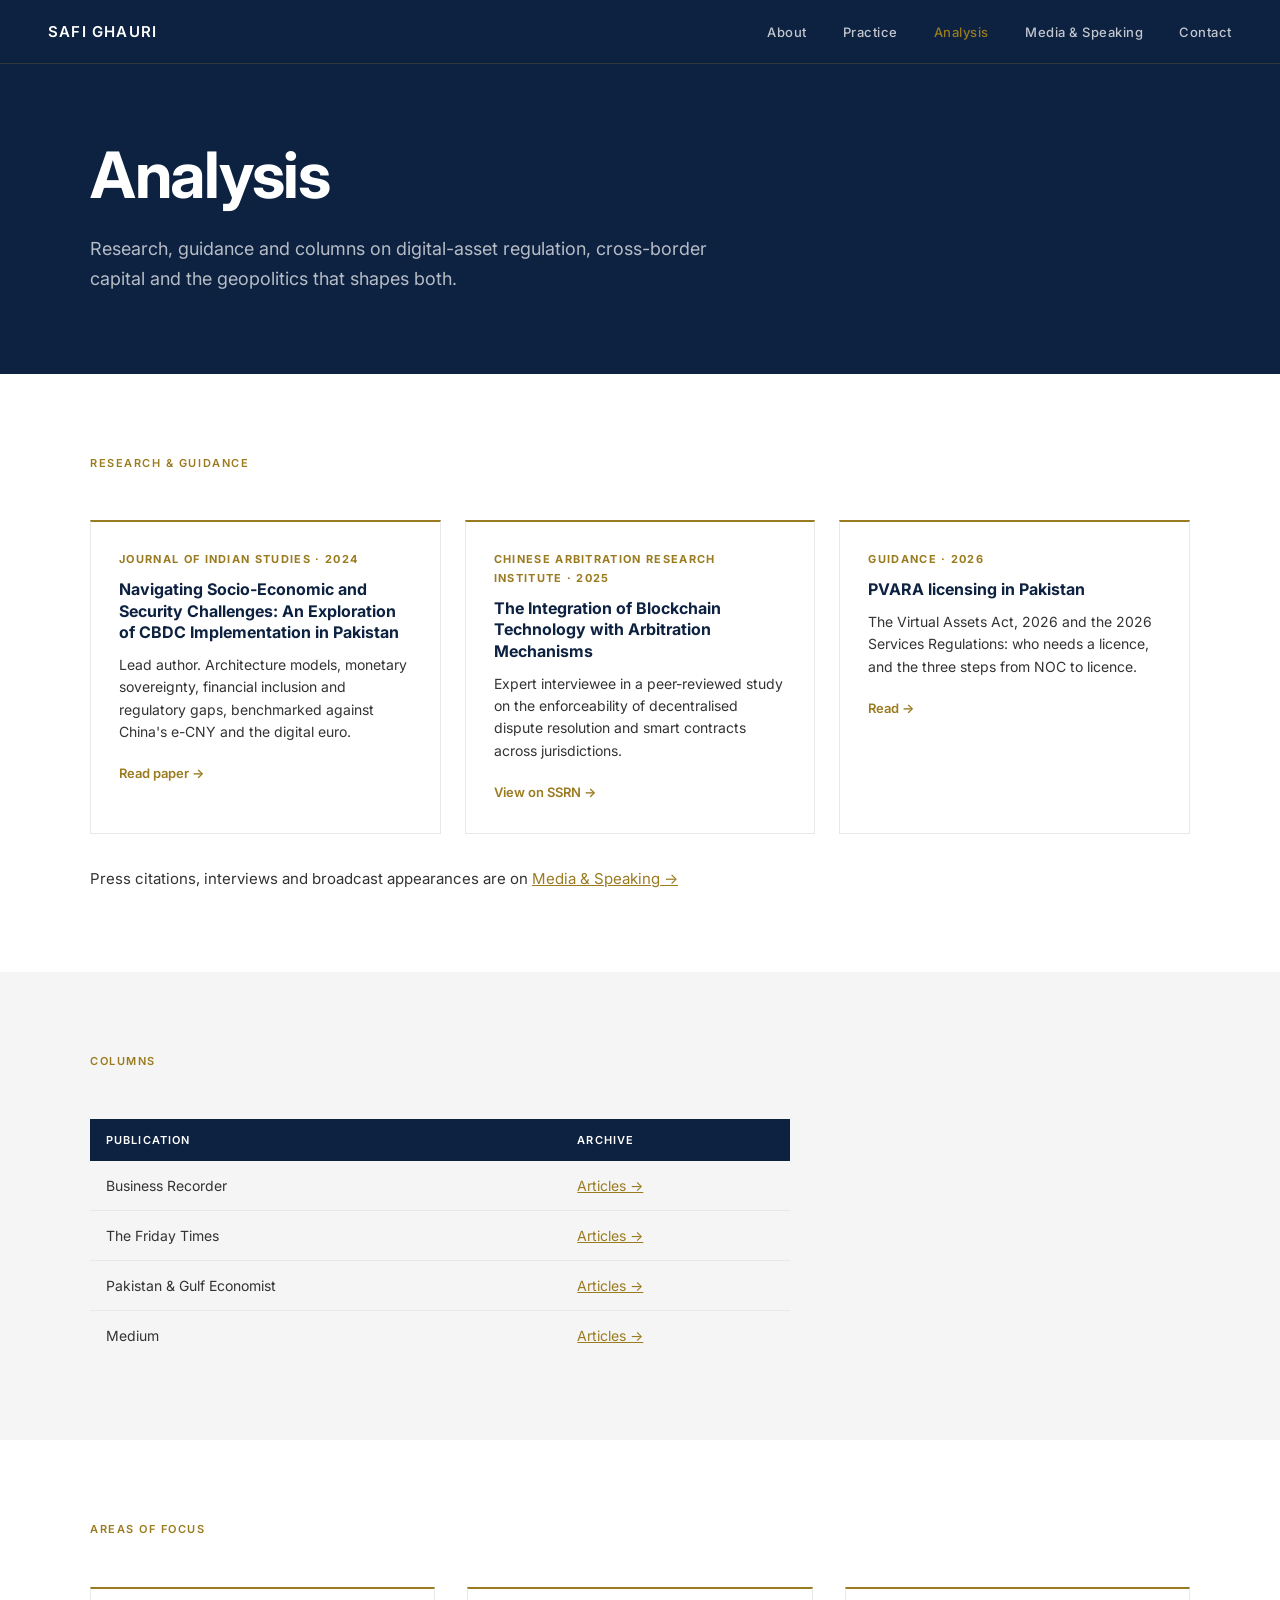
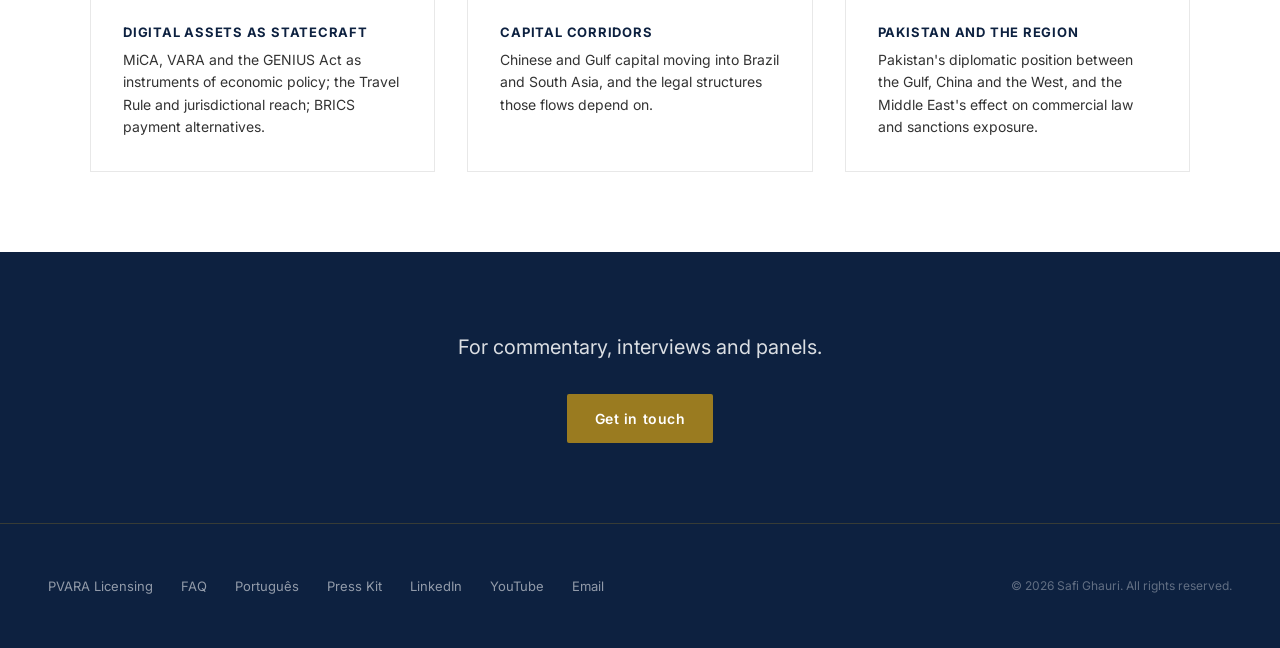
<file: intelligence.html>
<!DOCTYPE html>
<html lang="en">
<head>
<meta charset="UTF-8">
  <link rel="preconnect" href="https://fonts.googleapis.com">
  <link rel="preconnect" href="https://fonts.gstatic.com" crossorigin>
  <link rel="stylesheet" href="https://fonts.googleapis.com/css2?family=Inter:wght@300;400;500;600;700&family=Fraunces:wght@500;600&display=swap">
<meta name="viewport" content="width=device-width, initial-scale=1.0">
<title>Analysis — Safi Ghauri | Digital Assets, Regulation &amp; Geopolitics</title>
  <meta name="keywords" content="crypto law analysis, Web3 regulation, VARA, MiCA, GENIUS Act, stablecoin regulation, RWA tokenization, BRICS payments, mBridge, China-Brazil corridor, MENA-LATAM crypto, cross-border capital, geopolitical analysis Pakistan, digital assets law">
  <meta name="description" content="Research, guidance and columns by Safi Ghauri on digital-asset regulation (VARA, PVARA, MiCA, GENIUS Act), cross-border capital and geopolitics.">
  <meta property="og:title" content="Analysis — Safi Ghauri">
  <meta property="og:description" content="Research, guidance and columns on digital-asset regulation, cross-border capital and geopolitics.">
  <meta property="og:url" content="https://www.safighauri.com/intelligence.html">
  <meta property="og:type" content="website">
  <meta property="og:image" content="https://www.safighauri.com/headshot.png">
  <meta name="twitter:card" content="summary_large_image">
  <meta name="twitter:title" content="Analysis — Safi Ghauri">
  <meta name="twitter:description" content="Analysis on digital assets regulation, geopolitics, and cross-border capital flows.">
  <meta name="twitter:image" content="https://www.safighauri.com/headshot.png">
  <link rel="canonical" href="https://www.safighauri.com/intelligence.html">
  <link rel="alternate" href="https://www.wikidata.org/wiki/Q139568272">
<link rel="stylesheet" href="styles.css">
  <!-- Google Analytics GA4 Code -->
<script async src="https://www.googletagmanager.com/gtag/js?id=G-TPERW6B13T"></script>
<script>
  window.dataLayer = window.dataLayer || [];
  function gtag(){dataLayer.push(arguments);}
  gtag('js', new Date());
  gtag('config', 'G-TPERW6B13T');
</script>
<!-- JSON-LD Schema -->
<script type="application/ld+json">
{
  "@context": "https://schema.org",
  "@type": "Person",
  "@id": "https://esquarelegal.com/founder/#person",
  "name": "Safi Ghauri",
  "alternateName": [
    "Safi Ullah Ghauri",
    "Safiullah Ghauri",
    "Safiullah (Safi) Ghauri",
    "Barrister Safi Ullah Ghauri",
    "Barrister Safi Ghauri"
  ],
  "jobTitle": ["General Counsel", "Founder & Managing Partner, Esquare Legal"],
  "worksFor": {
    "@type": "Organization",
    "@id": "https://esquarelegal.com/#organization",
    "name": "Esquare Legal",
    "url": "https://esquarelegal.com/"
  },
  "affiliation": [
    {
      "@type": "Organization",
      "name": "Tahota Law Firm"
    }
  ],
  "alumniOf": [
    {
      "@type": "CollegeOrUniversity",
      "name": "University of London"
    },
    {
      "@type": "CollegeOrUniversity",
      "name": "City St George's, University of London"
    },
    {
      "@type": "Organization",
      "name": "The Honourable Society of Lincoln's Inn"
    }
  ],
  "address": {
    "@type": "PostalAddress",
    "addressLocality": "Dubai",
    "addressCountry": "AE"
  },
  "url": "https://www.safighauri.com/",
  "image": "https://www.safighauri.com/headshot.png",
  "email": "safighauri@esquarelegal.com",
  "knowsLanguage": ["English", "Urdu", "Punjabi", "Portuguese"],
  "description": "Dubai-based General Counsel to digital-asset and frontier-technology companies. Called to the Bar of England & Wales (Lincoln's Inn); licensed to practise in the UAE, Pakistan and Brazil. Managing Partner, Esquare Legal. Partner, Tahota Law Firm. 300+ broadcast appearances. Cited by The Independent UK, Bloomberg Arabic, CNA, Reuters.",
  "knowsAbout": [
    "Digital Asset Regulation",
    "Cross-Border Law",
    "Geopolitics",
    "Pakistan",
    "UAE",
    "Brazil",
    "China",
    "Fintech",
    "Crypto Law",
    "MiCA",
    "VARA",
    "CBDC",
    "Blockchain Arbitration",
    "Fractional General Counsel",
    "Real-World Asset Tokenization"
  ],
  "sameAs": [
    "https://www.linkedin.com/in/safi-ghauri",
    "https://x.com/safighauri",
    "https://www.youtube.com/@ghaurisafi",
    "https://www.instagram.com/safi.ghauri/",
    "https://medium.com/@Safi.Ullah.Ghauri",
    "https://www.wikidata.org/wiki/Q139568272",
    "https://esquarelegal.com/founder/",
    "https://www.crunchbase.com/person/safi-ghauri-0a7b",
    "https://www.brecorder.com/authors/102153/barrister-safi-ullah-ghauri",
    "https://thefridaytimes.com/contributor/safiullah-ghauri",
    "https://www.pakistangulfeconomist.com/author/barrister-safi-ullah-ghauri/"
  ]
}
</script>
  <script type="application/ld+json">
{
  "@context": "https://schema.org",
  "@type": "Article",
  "headline": "Analysis — Digital-Asset Regulation, Cross-Border Capital and Geopolitics",
  "description": "Analysis on the legal architecture of global capital, the geopolitical forces directing it, and the technology moving it. Covers VARA, MiCA, GENIUS Act, BRICS payment alternatives, mBridge, RWA tokenization, and the Pakistan-MENA-China-Brazil corridor.",
  "author": {
    "@type": "Person",
    "@id": "https://esquarelegal.com/founder/#person",
    "name": "Safi Ghauri",
    "url": "https://www.safighauri.com/"
  },
  "publisher": {
    "@type": "Organization",
    "name": "Safi Ghauri",
    "url": "https://www.safighauri.com",
    "logo": {
      "@type": "ImageObject",
      "url": "https://www.safighauri.com/headshot.png"
    }
  },
  "about": [
    "Crypto Law",
    "VARA",
    "MiCA",
    "GENIUS Act",
    "Stablecoin Regulation",
    "RWA Tokenization",
    "BRICS Payments",
    "mBridge",
    "Cross-Border Capital",
    "Pakistan Law",
    "UAE Law",
    "Brazil Law",
    "China Law",
    "Geopolitics"
  ],
  "inLanguage": "en",
  "url": "https://www.safighauri.com/intelligence.html",
  "mainEntityOfPage": "https://www.safighauri.com/intelligence.html"
}
</script>
</head>
<body>

<nav>
  <a href="/" class="nav-logo">Safi Ghauri</a>
  <ul class="nav-links">
    <li><a href="about.html">About</a></li>
    <li><a href="practice.html">Practice</a></li>
    <li><a href="intelligence.html" class="active">Analysis</a></li>
    <li><a href="media-speaking.html">Media &amp; Speaking</a></li>
    <li><a href="contact.html">Contact</a></li>
  </ul>
  <button class="nav-hamburger" onclick="toggleMenu()" id="hamburger" aria-label="Menu">
    <span></span><span></span><span></span>
  </button>
</nav>
<div class="mobile-menu" id="mobileMenu">
  <a href="/">Home</a>
  <a href="about.html">About</a>
  <a href="practice.html">Practice</a>
  <a href="intelligence.html" class="active">Analysis</a>
  <a href="media-speaking.html">Media &amp; Speaking</a>
  <a href="contact.html">Contact</a>
</div>
<script>
function toggleMenu() {
  document.getElementById('mobileMenu').classList.toggle('open');
  document.getElementById('hamburger').classList.toggle('open');
}
</script>

<div class="page-header">
  <div style="max-width:1100px;margin:0 auto;">
    <h1>Analysis</h1>
    <p>Research, guidance and columns on digital-asset regulation, cross-border capital and the geopolitics that shapes both.</p>
  </div>
</div>

<!-- RESEARCH -->
<section style="padding:80px 48px;">
  <div class="section-inner">
    <p class="section-title">Research &amp; guidance</p>
    <div class="writing-cards">

      <div class="writing-card">
        <div class="writing-card-label">Journal of Indian Studies · 2024</div>
        <div class="writing-card-title">Navigating Socio-Economic and Security Challenges: An Exploration of CBDC Implementation in Pakistan</div>
        <div class="writing-card-desc">Lead author. Architecture models, monetary sovereignty, financial inclusion and regulatory gaps, benchmarked against China's e-CNY and the digital euro.</div>
        <a href="https://pu.edu.pk/images/journal/indianStudies/PDF/4_v10_1_24.pdf" target="_blank" rel="noopener" class="writing-card-link">Read paper →</a>
      </div>

      <div class="writing-card">
        <div class="writing-card-label">Chinese Arbitration Research Institute · 2025</div>
        <div class="writing-card-title">The Integration of Blockchain Technology with Arbitration Mechanisms</div>
        <div class="writing-card-desc">Expert interviewee in a peer-reviewed study on the enforceability of decentralised dispute resolution and smart contracts across jurisdictions.</div>
        <a href="https://papers.ssrn.com/sol3/papers.cfm?abstract_id=5687149" target="_blank" rel="noopener" class="writing-card-link">View on SSRN →</a>
      </div>

      <div class="writing-card">
        <div class="writing-card-label">Guidance · 2026</div>
        <div class="writing-card-title">PVARA licensing in Pakistan</div>
        <div class="writing-card-desc">The Virtual Assets Act, 2026 and the 2026 Services Regulations: who needs a licence, and the three steps from NOC to licence.</div>
        <a href="pvara.html" class="writing-card-link">Read →</a>
      </div>

    </div>
    <p style="font-size:15px;margin-top:32px;">Press citations, interviews and broadcast appearances are on <a href="media-speaking.html" style="color:var(--gold);">Media &amp; Speaking →</a></p>
  </div>
</section>

<!-- COLUMNS -->
<section style="background:var(--grey-bg);padding:80px 48px;">
  <div class="section-inner">
    <p class="section-title">Columns</p>
    <table class="styled-table" style="max-width:700px;">
      <tr><th>Publication</th><th>Archive</th></tr>
      <tr><td>Business Recorder</td><td><a href="https://www.brecorder.com/authors/102153/barrister-safi-ullah-ghauri" target="_blank" rel="noopener" style="color:var(--gold);">Articles →</a></td></tr>
      <tr><td>The Friday Times</td><td><a href="https://thefridaytimes.com/contributor/safiullah-ghauri" target="_blank" rel="noopener" style="color:var(--gold);">Articles →</a></td></tr>
      <tr><td>Pakistan &amp; Gulf Economist</td><td><a href="https://www.pakistangulfeconomist.com/author/barrister-safi-ullah-ghauri/" target="_blank" rel="noopener" style="color:var(--gold);">Articles →</a></td></tr>
      <tr><td>Medium</td><td><a href="https://medium.com/@Safi.Ullah.Ghauri" target="_blank" rel="noopener" style="color:var(--gold);">Articles →</a></td></tr>
    </table>
  </div>
</section>

<!-- AREAS -->
<section style="padding:80px 48px;">
  <div class="section-inner">
    <p class="section-title">Areas of focus</p>
    <div class="three-col">
      <div class="col-card"><div class="col-card-role">Digital assets as statecraft</div><div class="col-card-desc">MiCA, VARA and the GENIUS Act as instruments of economic policy; the Travel Rule and jurisdictional reach; BRICS payment alternatives.</div></div>
      <div class="col-card"><div class="col-card-role">Capital corridors</div><div class="col-card-desc">Chinese and Gulf capital moving into Brazil and South Asia, and the legal structures those flows depend on.</div></div>
      <div class="col-card"><div class="col-card-role">Pakistan and the region</div><div class="col-card-desc">Pakistan's diplomatic position between the Gulf, China and the West, and the Middle East's effect on commercial law and sanctions exposure.</div></div>
    </div>
  </div>
</section>

<div class="cta-strip">
  <div style="text-align:center;">
    <p>For commentary, interviews and panels.</p>
    <a href="contact.html" class="btn btn-gold">Get in touch</a>
  </div>
</div>

<footer>
  <ul class="footer-links">
    <li><a href="pvara.html">PVARA Licensing</a></li>
    <li><a href="faq.html">FAQ</a></li>
    <li><a href="direito-cripto-dubai.html" hreflang="pt-BR" lang="pt-BR">Português</a></li>
    <li><a href="press-kit.html">Press Kit</a></li>
    <li><a href="https://linkedin.com/in/safi-ghauri" target="_blank" rel="noopener">LinkedIn</a></li>
    <li><a href="https://www.youtube.com/@ghaurisafi" target="_blank" rel="noopener">YouTube</a></li>
    <li><a href="mailto:safighauri@esquarelegal.com">Email</a></li>
  </ul>
  <span class="footer-copy">© 2026 Safi Ghauri. All rights reserved.</span>
</footer>

</body>
</html>
</file>
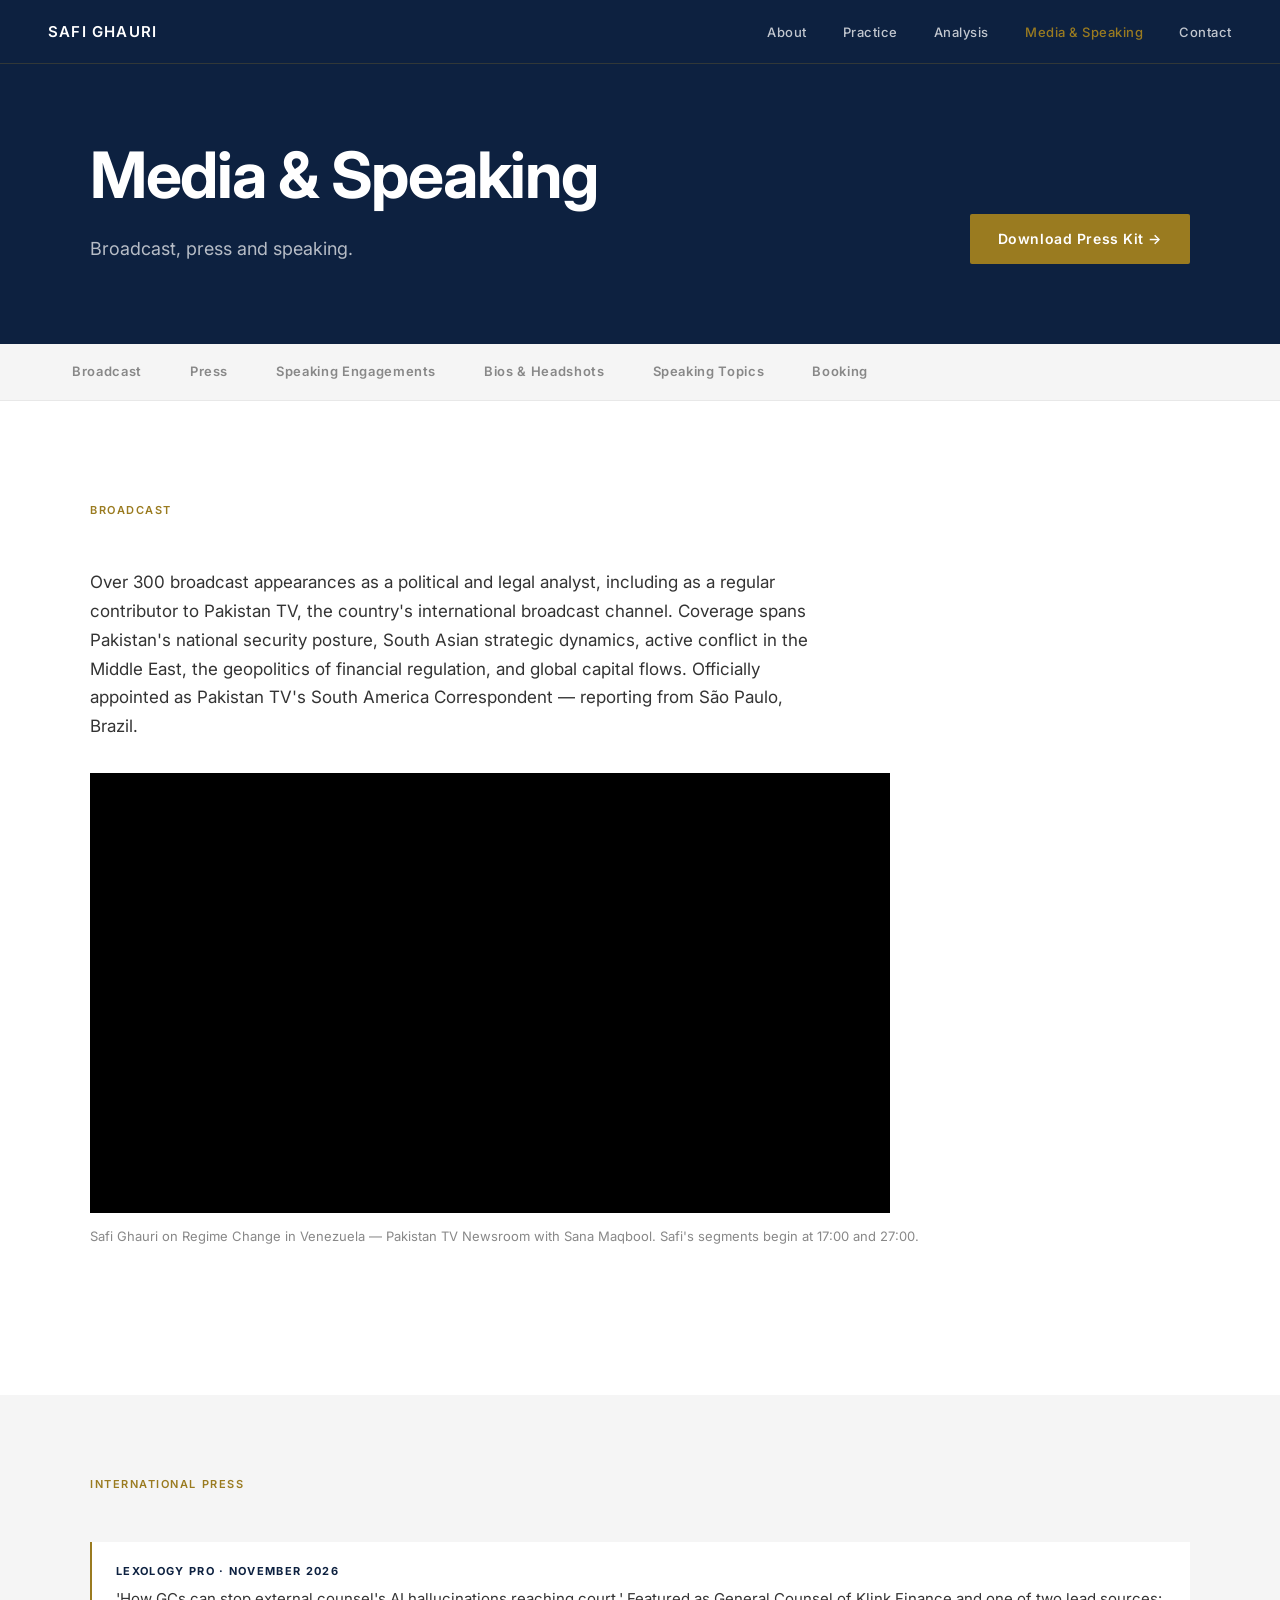
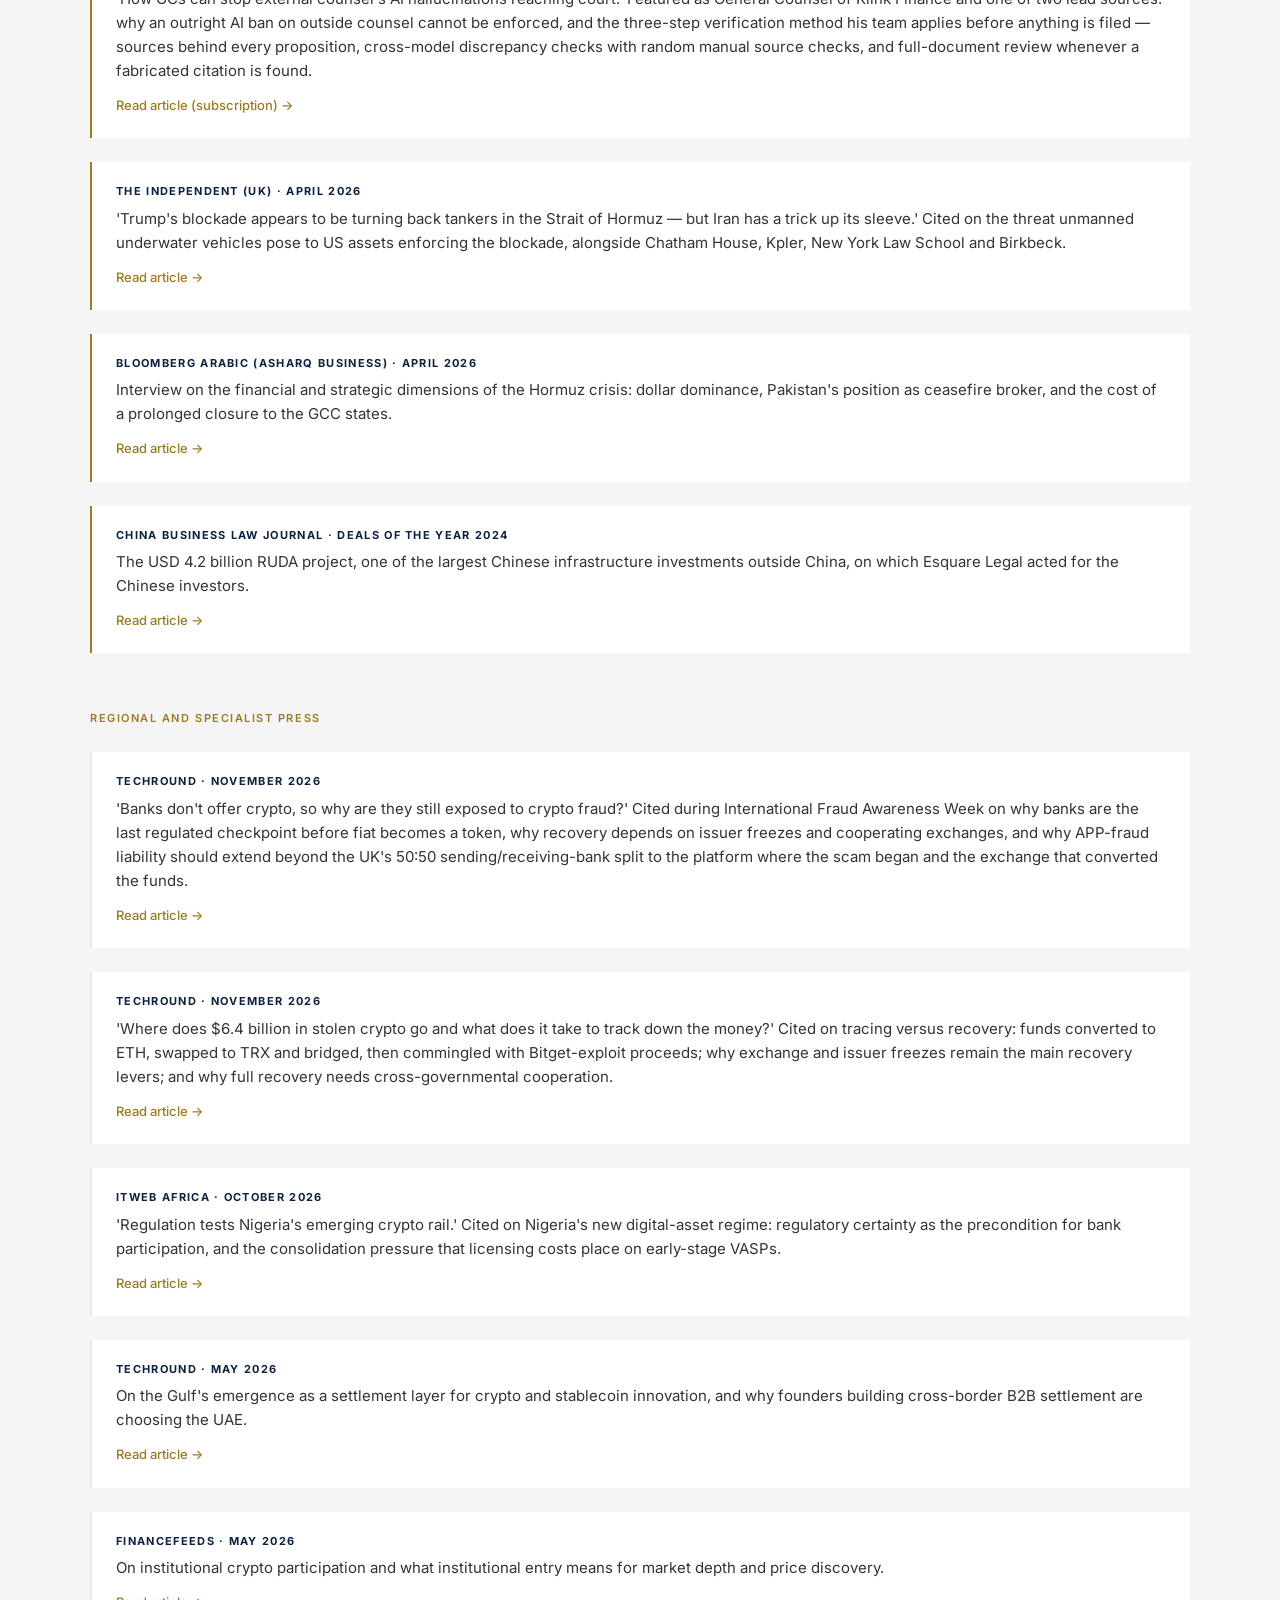
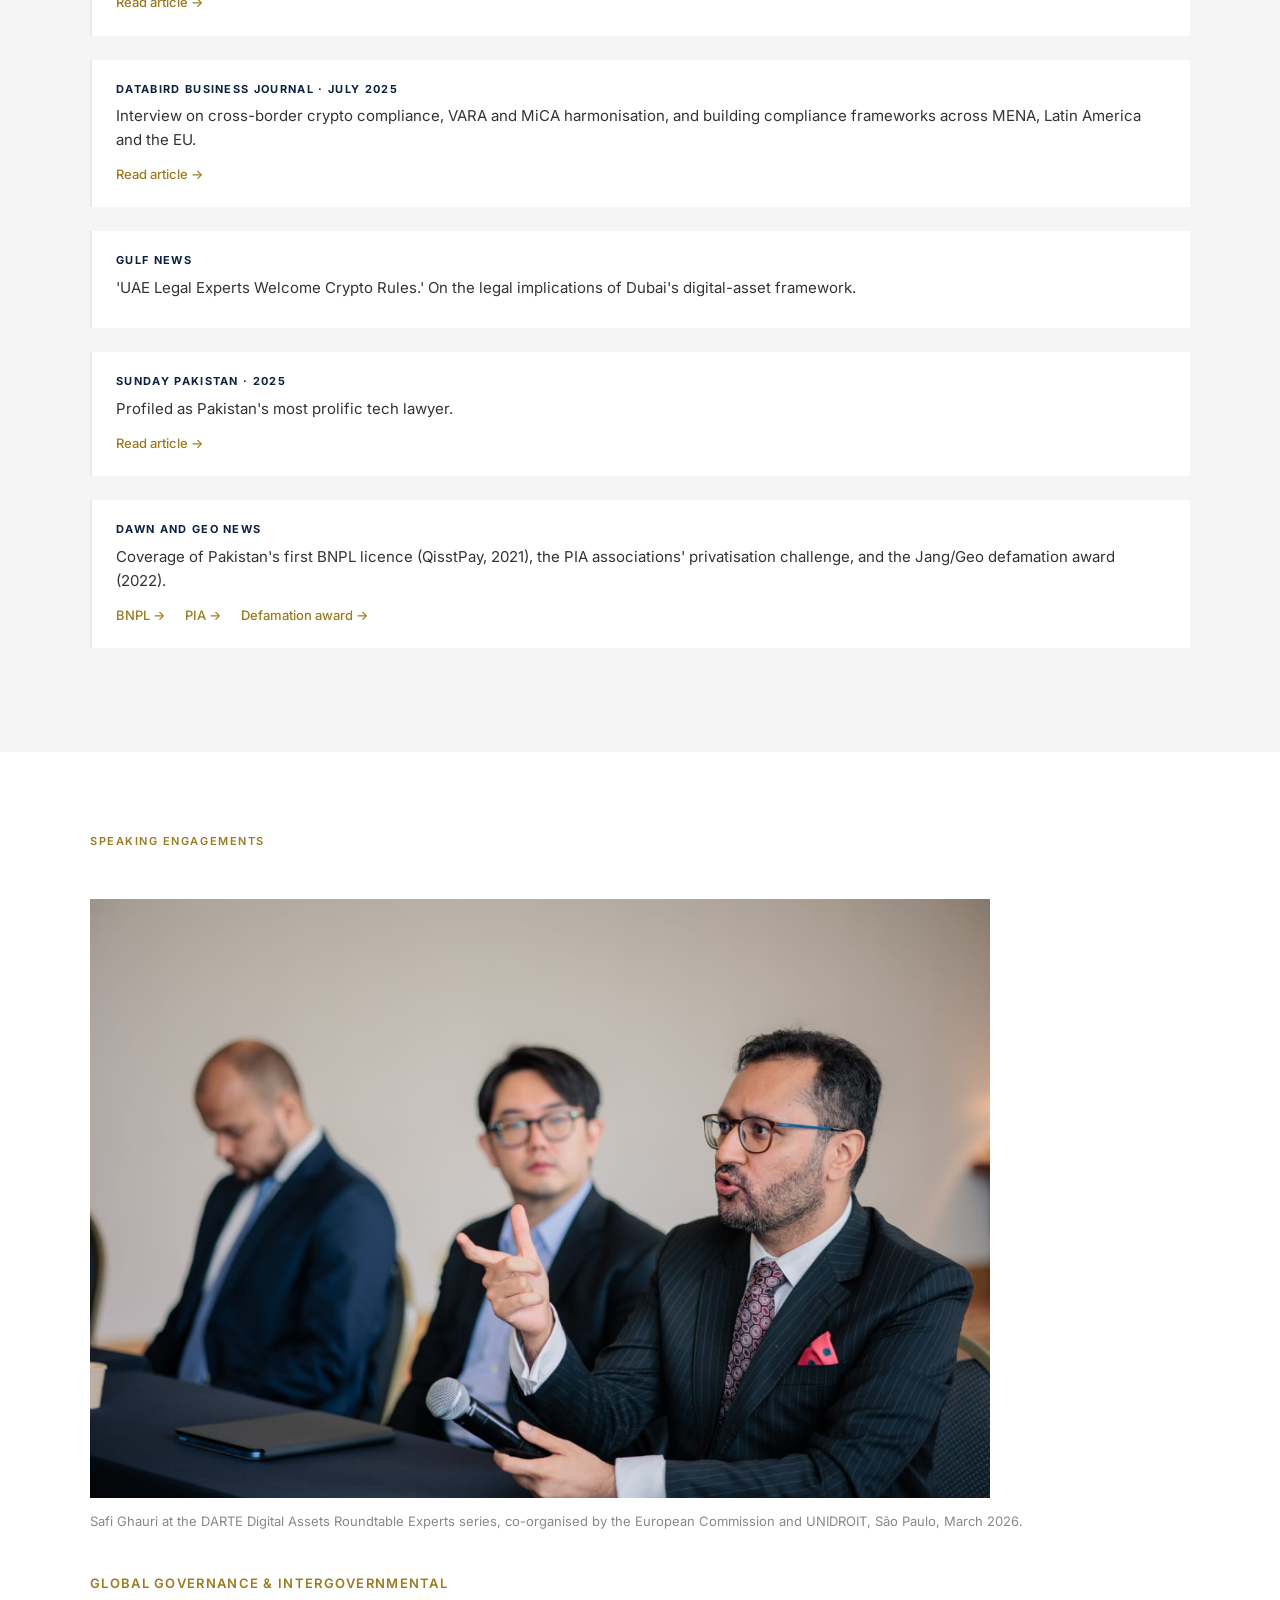
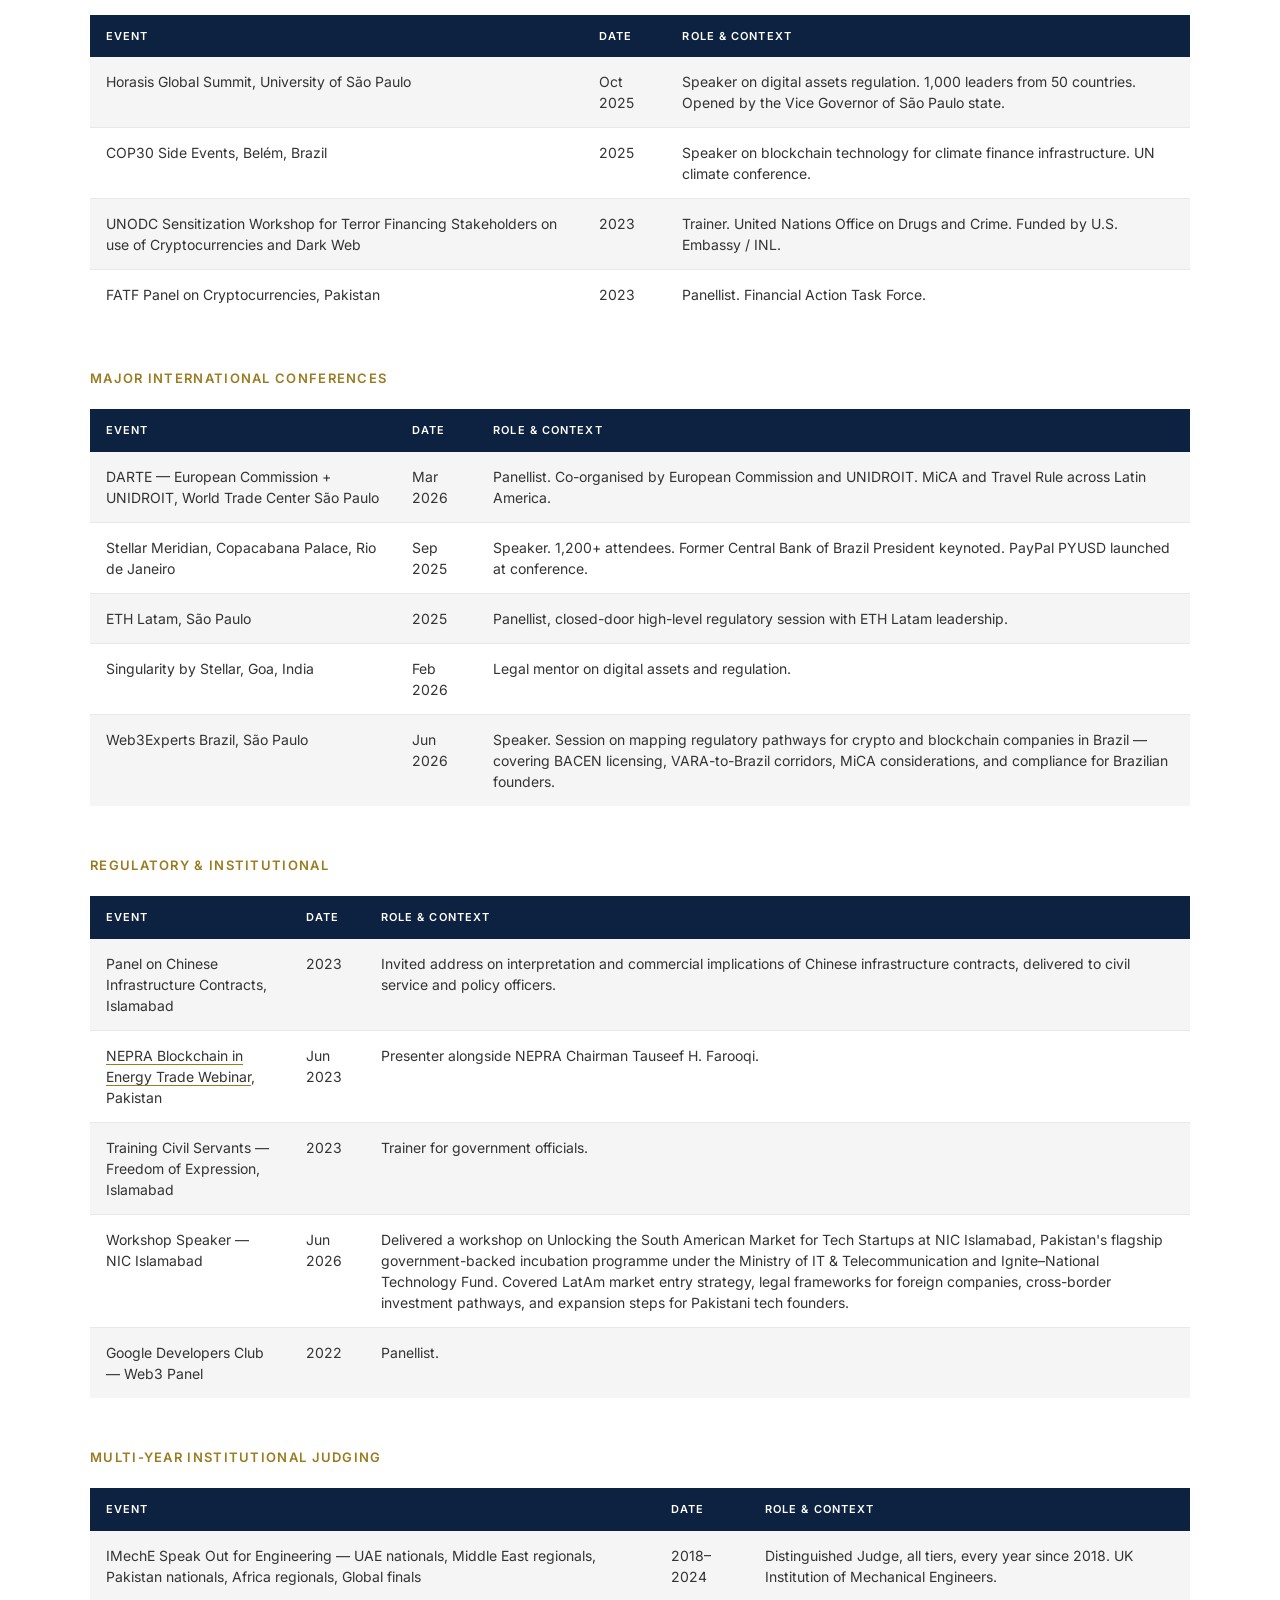
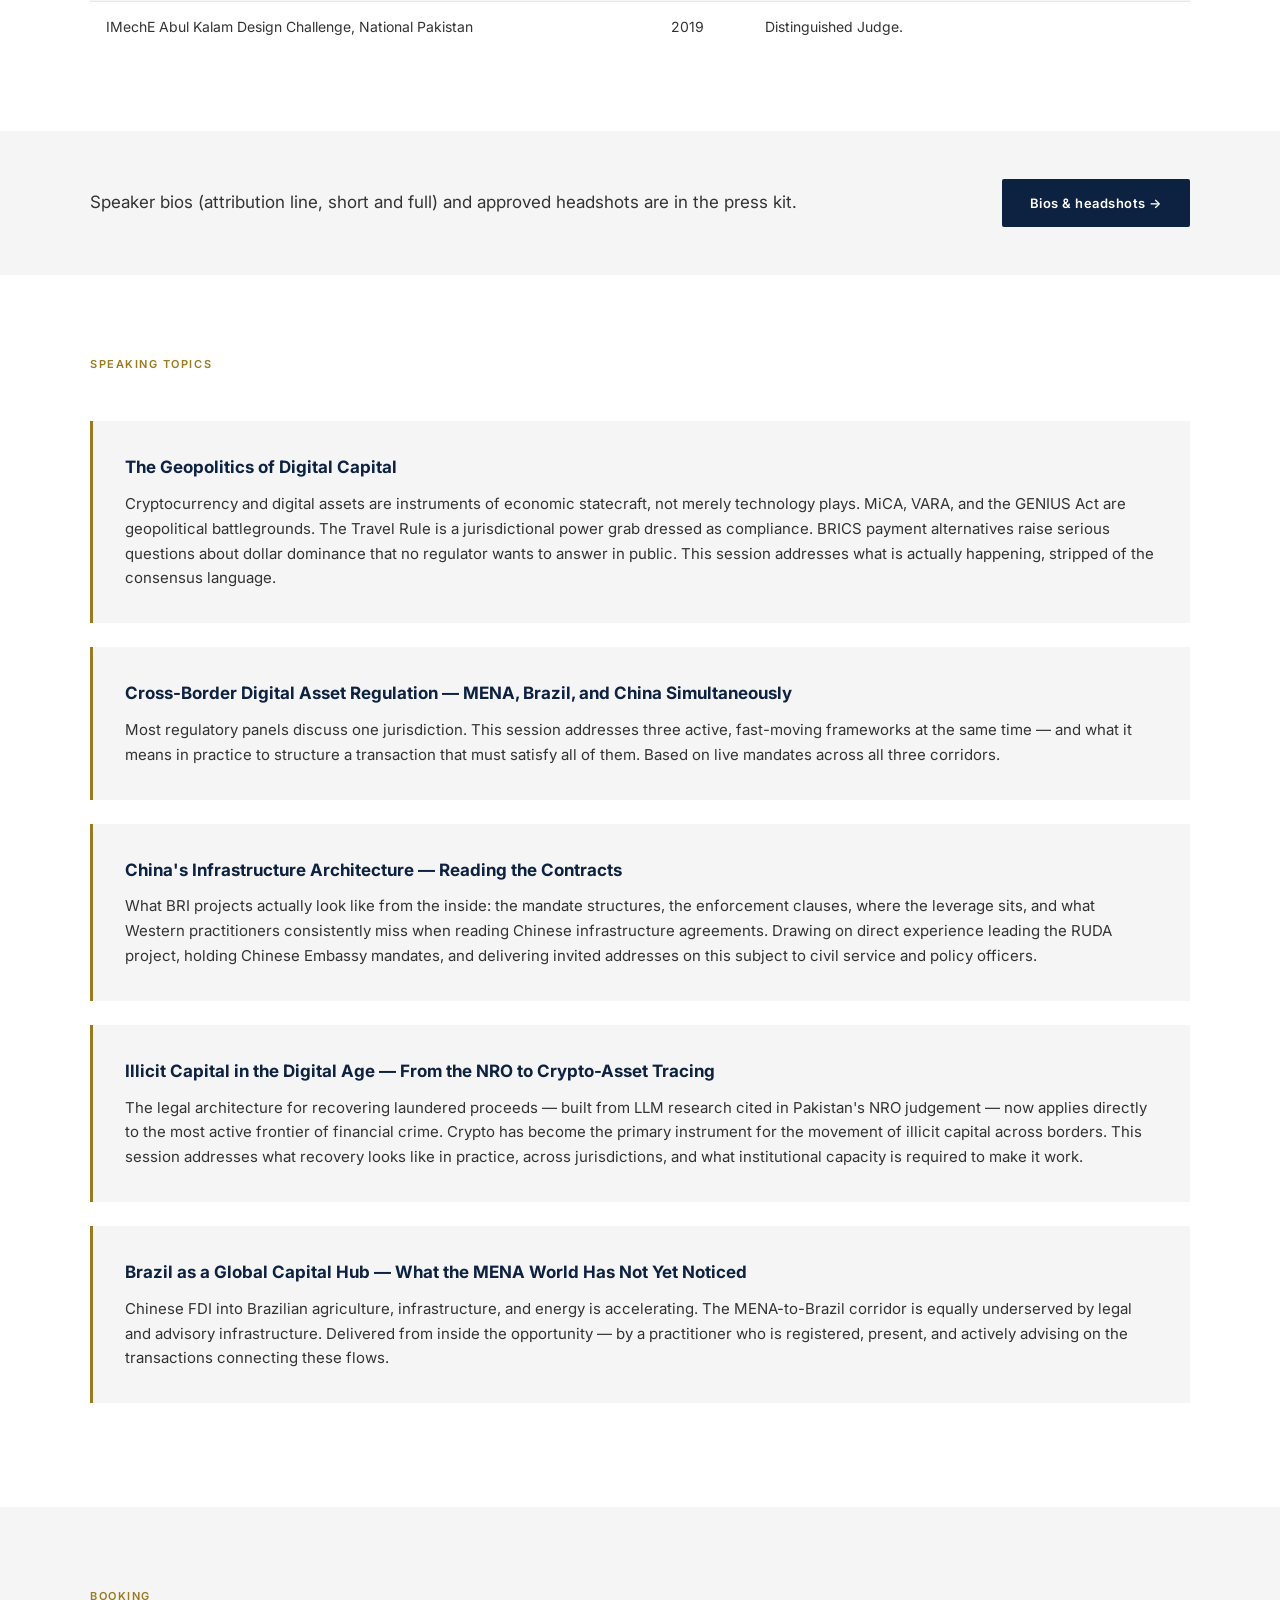
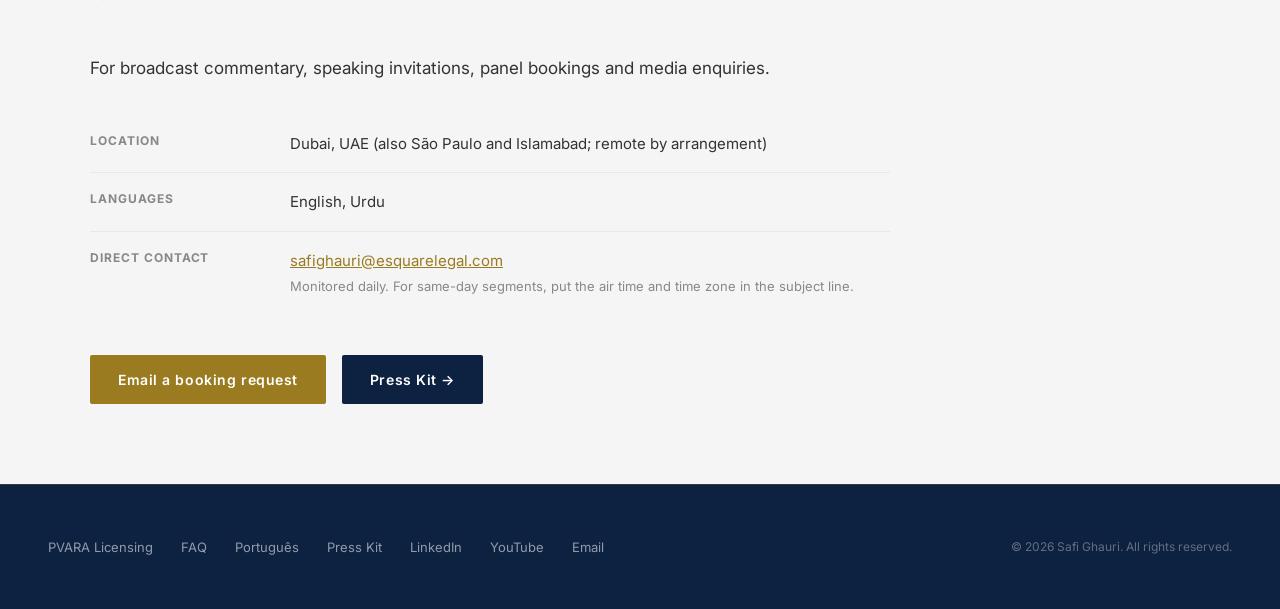
<file: media-speaking.html>
<!DOCTYPE html>
<html lang="en">
<head>
<meta charset="UTF-8">
  <link rel="preconnect" href="https://fonts.googleapis.com">
  <link rel="preconnect" href="https://fonts.gstatic.com" crossorigin>
  <link rel="stylesheet" href="https://fonts.googleapis.com/css2?family=Inter:wght@300;400;500;600;700&family=Fraunces:wght@500;600&display=swap">
<meta name="viewport" content="width=device-width, initial-scale=1.0">
<title>Media & Speaking — Safi Ghauri | Crypto Lawyer & Geopolitical Analyst</title>
  <meta name="keywords" content="crypto lawyer media, Safi Ghauri media appearances, blockchain lawyer speaker, Web3 conferences, VARA expert, MiCA expert, Pakistan TV analyst, Horasis speaker, COP30 blockchain, FATF cryptocurrency, European Commission DARTE, geopolitical analyst Pakistan, crypto regulation expert">
  <meta name="description" content="Safi Ghauri — crypto lawyer, barrister, and geopolitical analyst. 300+ TV broadcasts, citations in Lexology Pro, The Independent (UK), Bloomberg Arabic, CNA, Reuters, Gulf News. Speaker at Horasis, COP30, European Commission DARTE.">
  <meta property="og:title" content="Media & Speaking — Safi Ghauri">
  <meta property="og:description" content="300+ TV broadcasts, citations in Lexology Pro, The Independent (UK), Bloomberg Arabic, CNA, Reuters. Speaker at Horasis, DARTE, ETH LATAM.">
  <meta property="og:url" content="https://www.safighauri.com/media-speaking.html">
  <meta property="og:type" content="website">
  <meta property="og:image" content="https://www.safighauri.com/headshot.png">
  <meta name="twitter:card" content="summary_large_image">
  <meta name="twitter:title" content="Media & Speaking — Safi Ghauri">
  <meta name="twitter:description" content="300+ TV broadcasts. Cited by Lexology Pro, The Independent (UK), Bloomberg Arabic, CNA, Reuters.">
  <meta name="twitter:image" content="https://www.safighauri.com/headshot.png">
  <link rel="canonical" href="https://www.safighauri.com/media-speaking.html">
  <link rel="alternate" href="https://www.wikidata.org/wiki/Q139568272">
<link rel="stylesheet" href="styles.css">
<style>
.subnav {
  background: var(--grey-bg);
  border-bottom: 1px solid var(--grey-mid);
  padding: 0 48px;
  display: flex;
  gap: 0;
  overflow-x: auto;
}
.subnav a {
  display: block;
  padding: 16px 24px;
  font-size: 13px;
  font-weight: 600;
  letter-spacing: 0.05em;
  color: var(--grey-text);
  text-decoration: none;
  white-space: nowrap;
  border-bottom: 2px solid transparent;
  transition: all 0.2s;
}
.subnav a:hover { color: var(--navy); border-bottom-color: var(--gold); }
</style>
<script async src="https://www.googletagmanager.com/gtag/js?id=G-TPERW6B13T"></script>
<script>
  window.dataLayer = window.dataLayer || [];
  function gtag(){dataLayer.push(arguments);}
  gtag('js', new Date());
  gtag('config', 'G-TPERW6B13T');
</script>
<script type="application/ld+json">
{
  "@context": "https://schema.org",
  "@type": "Person",
  "@id": "https://esquarelegal.com/founder/#person",
  "name": "Safi Ghauri",
  "alternateName": [
    "Safi Ullah Ghauri",
    "Safiullah Ghauri",
    "Safiullah (Safi) Ghauri",
    "Barrister Safi Ullah Ghauri",
    "Barrister Safi Ghauri"
  ],
  "jobTitle": ["General Counsel", "Founder & Managing Partner, Esquare Legal"],
  "worksFor": {
    "@type": "Organization",
    "@id": "https://esquarelegal.com/#organization",
    "name": "Esquare Legal",
    "url": "https://esquarelegal.com/"
  },
  "affiliation": [
    {
      "@type": "Organization",
      "name": "Tahota Law Firm"
    }
  ],
  "alumniOf": [
    {
      "@type": "CollegeOrUniversity",
      "name": "University of London"
    },
    {
      "@type": "CollegeOrUniversity",
      "name": "City St George's, University of London"
    },
    {
      "@type": "Organization",
      "name": "The Honourable Society of Lincoln's Inn"
    }
  ],
  "address": {
    "@type": "PostalAddress",
    "addressLocality": "Dubai",
    "addressCountry": "AE"
  },
  "url": "https://www.safighauri.com/",
  "image": "https://www.safighauri.com/headshot.png",
  "email": "safighauri@esquarelegal.com",
  "knowsLanguage": ["English", "Urdu", "Punjabi", "Portuguese"],
  "description": "Dubai-based General Counsel to digital-asset and frontier-technology companies. Called to the Bar of England & Wales (Lincoln's Inn); licensed to practise in the UAE, Pakistan and Brazil. Managing Partner, Esquare Legal. Partner, Tahota Law Firm. 300+ broadcast appearances. Cited by The Independent UK, Bloomberg Arabic, CNA, Reuters.",
  "knowsAbout": [
    "Digital Asset Regulation",
    "Cross-Border Law",
    "Geopolitics",
    "Pakistan",
    "UAE",
    "Brazil",
    "China",
    "Fintech",
    "Crypto Law",
    "MiCA",
    "VARA",
    "CBDC",
    "Blockchain Arbitration",
    "Fractional General Counsel",
    "Real-World Asset Tokenization"
  ],
  "sameAs": [
    "https://www.linkedin.com/in/safi-ghauri",
    "https://x.com/safighauri",
    "https://www.youtube.com/@ghaurisafi",
    "https://www.instagram.com/safi.ghauri/",
    "https://medium.com/@Safi.Ullah.Ghauri",
    "https://www.wikidata.org/wiki/Q139568272",
    "https://esquarelegal.com/founder/",
    "https://www.crunchbase.com/person/safi-ghauri-0a7b",
    "https://www.brecorder.com/authors/102153/barrister-safi-ullah-ghauri",
    "https://thefridaytimes.com/contributor/safiullah-ghauri",
    "https://www.pakistangulfeconomist.com/author/barrister-safi-ullah-ghauri/"
  ]
}
</script>
  <script type="application/ld+json">
{
  "@context": "https://schema.org",
  "@graph": [
    {
      "@type": "Event",
      "name": "DARTE — European Commission + UNIDROIT Roundtable on Digital Assets",
      "startDate": "2026-03",
      "eventStatus": "https://schema.org/EventScheduled",
      "eventAttendanceMode": "https://schema.org/OfflineEventAttendanceMode",
      "location": {"@type": "Place", "name": "World Trade Center", "address": {"@type": "PostalAddress", "addressLocality": "São Paulo", "addressCountry": "BR"}},
      "description": "Panellist. Co-organised by the European Commission and UNIDROIT. Expert series on MiCA, Travel Rule, and digital asset regulation across LATAM.",
      "performer": {"@type": "Person", "@id": "https://esquarelegal.com/founder/#person", "name": "Safi Ghauri", "url": "https://www.safighauri.com/"},
      "organizer": {"@type": "Organization", "name": "European Commission, UNIDROIT"}
    },
    {
      "@type": "Event",
      "name": "Singularity by Stellar",
      "startDate": "2026-02",
      "eventStatus": "https://schema.org/EventScheduled",
      "eventAttendanceMode": "https://schema.org/OfflineEventAttendanceMode",
      "location": {"@type": "Place", "name": "Goa", "address": {"@type": "PostalAddress", "addressLocality": "Goa", "addressCountry": "IN"}},
      "description": "Legal mentor on digital assets and regulation.",
      "performer": {"@type": "Person", "@id": "https://esquarelegal.com/founder/#person", "name": "Safi Ghauri", "url": "https://www.safighauri.com/"},
      "organizer": {"@type": "Organization", "name": "Stellar Development Foundation"}
    },
    {
      "@type": "Event",
      "name": "Horasis Global Summit",
      "startDate": "2025-10",
      "eventStatus": "https://schema.org/EventScheduled",
      "eventAttendanceMode": "https://schema.org/OfflineEventAttendanceMode",
      "location": {"@type": "Place", "name": "University of São Paulo", "address": {"@type": "PostalAddress", "addressLocality": "São Paulo", "addressCountry": "BR"}},
      "description": "Speaker on digital assets regulation. 1,000+ leaders from 50 countries.",
      "performer": {"@type": "Person", "@id": "https://esquarelegal.com/founder/#person", "name": "Safi Ghauri", "url": "https://www.safighauri.com/"},
      "organizer": {"@type": "Organization", "name": "Horasis"}
    },
    {
      "@type": "Event",
      "name": "COP30 Side Events",
      "startDate": "2025",
      "eventStatus": "https://schema.org/EventScheduled",
      "eventAttendanceMode": "https://schema.org/OfflineEventAttendanceMode",
      "location": {"@type": "Place", "name": "Belém", "address": {"@type": "PostalAddress", "addressLocality": "Belém", "addressCountry": "BR"}},
      "description": "Speaker on blockchain technology for climate finance infrastructure. UN climate conference side events.",
      "performer": {"@type": "Person", "@id": "https://esquarelegal.com/founder/#person", "name": "Safi Ghauri", "url": "https://www.safighauri.com/"},
      "organizer": {"@type": "Organization", "name": "UNFCCC COP30"}
    },
    {
      "@type": "Event",
      "name": "Stellar Meridian",
      "startDate": "2025-09",
      "eventStatus": "https://schema.org/EventScheduled",
      "eventAttendanceMode": "https://schema.org/OfflineEventAttendanceMode",
      "location": {"@type": "Place", "name": "Copacabana Palace", "address": {"@type": "PostalAddress", "addressLocality": "Rio de Janeiro", "addressCountry": "BR"}},
      "description": "Speaker. 1,200+ attendees including the former Central Bank of Brazil President.",
      "performer": {"@type": "Person", "@id": "https://esquarelegal.com/founder/#person", "name": "Safi Ghauri", "url": "https://www.safighauri.com/"},
      "organizer": {"@type": "Organization", "name": "Stellar Development Foundation"}
    },
    {
      "@type": "Event",
      "name": "ETH Latam",
      "startDate": "2025",
      "eventStatus": "https://schema.org/EventScheduled",
      "eventAttendanceMode": "https://schema.org/OfflineEventAttendanceMode",
      "location": {"@type": "Place", "name": "São Paulo", "address": {"@type": "PostalAddress", "addressLocality": "São Paulo", "addressCountry": "BR"}},
      "description": "Panellist, closed-door high-level regulatory session with ETH Latam leadership.",
      "performer": {"@type": "Person", "@id": "https://esquarelegal.com/founder/#person", "name": "Safi Ghauri", "url": "https://www.safighauri.com/"},
      "organizer": {"@type": "Organization", "name": "ETH Latam"}
    },
    {
      "@type": "Event",
      "name": "UNODC Sensitization Workshop on Terror Financing",
      "startDate": "2023",
      "eventStatus": "https://schema.org/EventScheduled",
      "eventAttendanceMode": "https://schema.org/OfflineEventAttendanceMode",
      "location": {"@type": "Place", "name": "Islamabad", "address": {"@type": "PostalAddress", "addressLocality": "Islamabad", "addressCountry": "PK"}},
      "description": "Trainer for stakeholders on use of cryptocurrencies and dark web in terror financing.",
      "performer": {"@type": "Person", "@id": "https://esquarelegal.com/founder/#person", "name": "Safi Ghauri", "url": "https://www.safighauri.com/"},
      "organizer": {"@type": "Organization", "name": "United Nations Office on Drugs and Crime"}
    },
    {
      "@type": "Event",
      "name": "FATF Panel on Cryptocurrencies",
      "startDate": "2023",
      "eventStatus": "https://schema.org/EventScheduled",
      "eventAttendanceMode": "https://schema.org/OfflineEventAttendanceMode",
      "location": {"@type": "Place", "name": "Pakistan", "address": {"@type": "PostalAddress", "addressCountry": "PK"}},
      "description": "Panellist. Financial Action Task Force panel on cryptocurrency regulation.",
      "performer": {"@type": "Person", "@id": "https://esquarelegal.com/founder/#person", "name": "Safi Ghauri", "url": "https://www.safighauri.com/"},
      "organizer": {"@type": "Organization", "name": "Financial Action Task Force"}
    },
    {
      "@type": "Event",
      "name": "NEPRA Blockchain in Energy Trade Webinar",
      "startDate": "2023-06",
      "eventStatus": "https://schema.org/EventScheduled",
      "eventAttendanceMode": "https://schema.org/OnlineEventAttendanceMode",
      "location": {"@type": "VirtualLocation", "url": "https://www.safighauri.com/media-speaking.html"},
      "description": "Presenter alongside NEPRA Chairman Tauseef H. Farooqi.",
      "performer": {"@type": "Person", "@id": "https://esquarelegal.com/founder/#person", "name": "Safi Ghauri", "url": "https://www.safighauri.com/"},
      "organizer": {"@type": "Organization", "name": "National Electric Power Regulatory Authority"}
    },
    {
      "@type": "Event",
      "name": "Panel on Chinese Infrastructure Contracts",
      "startDate": "2023",
      "eventStatus": "https://schema.org/EventScheduled",
      "eventAttendanceMode": "https://schema.org/OfflineEventAttendanceMode",
      "location": {"@type": "Place", "name": "Islamabad", "address": {"@type": "PostalAddress", "addressLocality": "Islamabad", "addressCountry": "PK"}},
      "description": "Invited address on interpretation and commercial implications of Chinese infrastructure contracts.",
      "performer": {"@type": "Person", "@id": "https://esquarelegal.com/founder/#person", "name": "Safi Ghauri", "url": "https://www.safighauri.com/"}
    },
    {
      "@type": "Event",
      "name": "Google Developers Club — Web3 Panel",
      "startDate": "2022",
      "eventStatus": "https://schema.org/EventScheduled",
      "eventAttendanceMode": "https://schema.org/OfflineEventAttendanceMode",
      "location": {"@type": "Place", "name": "Pakistan", "address": {"@type": "PostalAddress", "addressCountry": "PK"}},
      "description": "Panellist on Web3 and emerging technology law.",
      "performer": {"@type": "Person", "@id": "https://esquarelegal.com/founder/#person", "name": "Safi Ghauri", "url": "https://www.safighauri.com/"},
      "organizer": {"@type": "Organization", "name": "Google Developers Club"}
    }
  ]
}
</script>
  <script type="application/ld+json">
{
  "@context": "https://schema.org",
  "@type": "NewsArticle",
  "headline": "Regulation tests Nigeria's emerging crypto rail",
  "url": "https://itweb.africa/article/regulation-tests-nigerias-emerging-crypto-rail/LPp6V7rBrW27DKQz",
  "datePublished": "2026-10-16T06:39:30+02:00",
  "author": {"@type": "Person", "name": "Samuel Olomu"},
  "publisher": {"@type": "Organization", "name": "ITWeb Africa", "url": "https://itweb.africa/"},
  "about": ["Cryptocurrency regulation", "Nigeria", "Digital assets"],
  "mentions": {"@type": "Person", "@id": "https://esquarelegal.com/founder/#person", "name": "Safi Ghauri", "url": "https://www.safighauri.com/", "jobTitle": ["General Counsel", "Founder & Managing Partner, Esquare Legal"], "worksFor": {"@type": "Organization", "@id": "https://esquarelegal.com/#organization", "name": "Esquare Legal"}}
}
</script>
  <script type="application/ld+json">
{
  "@context": "https://schema.org",
  "@graph": [
    {
      "@type": "NewsArticle",
      "headline": "How GCs can stop external counsel's AI hallucinations reaching court",
      "url": "https://www.lexology.com/pro/content/how-gcs-can-stop-external-counsels-ai-hallucinations-reaching-court",
      "datePublished": "2026-11-02",
      "author": {"@type": "Person", "name": "Ope Adedeji"},
      "publisher": {"@type": "Organization", "name": "Lexology", "url": "https://www.lexology.com/"},
      "isAccessibleForFree": false,
      "about": ["Generative AI in legal practice", "AI hallucinations in court filings", "Outside counsel management"],
      "mentions": {"@type": "Person", "@id": "https://esquarelegal.com/founder/#person", "name": "Safi Ghauri", "url": "https://www.safighauri.com/", "jobTitle": "General Counsel", "worksFor": {"@type": "Organization", "name": "Klink Finance"}}
    },
    {
      "@type": "NewsArticle",
      "headline": "Where Does $6.4 Billion In Stolen Crypto Go And What Does It Take To Track Down The Money?",
      "url": "https://techround.co.uk/news/where-does-6-4-billion-in-stolen-crypto-go-and-what-does-it-take-to-track-down-the-money/",
      "datePublished": "2026-11-04T09:00:10+00:00",
      "author": {"@type": "Person", "name": "Gina Marrs"},
      "publisher": {"@type": "Organization", "name": "TechRound", "url": "https://techround.co.uk/"},
      "about": ["Crypto asset tracing", "Stolen digital asset recovery", "Stablecoin freezes"],
      "mentions": {"@type": "Person", "@id": "https://esquarelegal.com/founder/#person", "name": "Safi Ghauri", "url": "https://www.safighauri.com/", "jobTitle": "Founder & Managing Partner", "worksFor": {"@type": "Organization", "@id": "https://esquarelegal.com/#organization", "name": "Esquare Legal"}}
    },
    {
      "@type": "NewsArticle",
      "headline": "Banks Don’t Offer Crypto, So Why Are They Still Exposed To Crypto Fraud?",
      "url": "https://techround.co.uk/cryptocurrency/banks-dont-offer-crypto-so-why-are-they-still-exposed-to-crypto-fraud/",
      "datePublished": "2026-11-17T11:05:23+00:00",
      "author": {"@type": "Person", "name": "Les-Leigh A"},
      "publisher": {"@type": "Organization", "name": "TechRound", "url": "https://techround.co.uk/"},
      "about": ["Crypto fraud", "APP fraud reimbursement", "Bank liability"],
      "mentions": {"@type": "Person", "@id": "https://esquarelegal.com/founder/#person", "name": "Safi Ghauri", "url": "https://www.safighauri.com/", "jobTitle": "Founder & Managing Partner", "worksFor": {"@type": "Organization", "@id": "https://esquarelegal.com/#organization", "name": "Esquare Legal"}}
    }
  ]
}
</script>
</head>
<body>

<nav>
  <a href="/" class="nav-logo">Safi Ghauri</a>
  <ul class="nav-links">
    <li><a href="about.html">About</a></li>
    <li><a href="practice.html">Practice</a></li>
    <li><a href="intelligence.html">Analysis</a></li>
    <li><a href="media-speaking.html" class="active">Media &amp; Speaking</a></li>
    <li><a href="contact.html">Contact</a></li>
  </ul>
  <button class="nav-hamburger" onclick="toggleMenu()" id="hamburger" aria-label="Menu">
    <span></span><span></span><span></span>
  </button>
</nav>
<div class="mobile-menu" id="mobileMenu">
  <a href="/">Home</a>
  <a href="about.html">About</a>
  <a href="practice.html">Practice</a>
  <a href="intelligence.html">Analysis</a>
  <a href="media-speaking.html" class="active">Media &amp; Speaking</a>
  <a href="contact.html">Contact</a>
</div>
<script>
function toggleMenu() {
  document.getElementById('mobileMenu').classList.toggle('open');
  document.getElementById('hamburger').classList.toggle('open');
}
</script>

<div class="page-header">
  <div style="max-width:1100px;margin:0 auto;display:flex;justify-content:space-between;align-items:flex-end;flex-wrap:wrap;gap:24px;">
    <div>
      <h1>Media &amp; Speaking</h1>
      <p>Broadcast, press and speaking.</p>
    </div>
    <a href="press-kit.html" class="btn btn-gold" style="flex-shrink:0;">Download Press Kit →</a>
  </div>
</div>

<div class="subnav">
  <a href="#broadcast">Broadcast</a>
  <a href="#print">Press</a>
  <a href="#speaking">Speaking Engagements</a>
  <a href="press-kit.html">Bios &amp; Headshots</a>
  <a href="#topics">Speaking Topics</a>
  <a href="#booking">Booking</a>
</div>

<section id="broadcast">
  <div class="section-inner">
    <p class="section-title">Broadcast</p>
    <p style="font-size:17px;line-height:1.7;max-width:720px;margin-bottom:32px;">Over 300 broadcast appearances as a political and legal analyst, including as a regular contributor to Pakistan TV, the country's international broadcast channel. Coverage spans Pakistan's national security posture, South Asian strategic dynamics, active conflict in the Middle East, the geopolitics of financial regulation, and global capital flows. Officially appointed as Pakistan TV's South America Correspondent — reporting from São Paulo, Brazil.</p>

    <div style="max-width:800px;margin-bottom:12px;background:#000;">
      <iframe width="100%" height="440" src="https://www.youtube.com/embed/WuvmeFd9sHQ?start=1020" frameborder="0" allowfullscreen style="display:block;"></iframe>
    </div>
    <p style="font-size:13px;color:var(--grey-text);margin-bottom:48px;">Safi Ghauri on Regime Change in Venezuela — Pakistan TV Newsroom with Sana Maqbool. Safi's segments begin at 17:00 and 27:00.</p>

  </div>
</section>

<section id="print" style="background:var(--grey-bg);padding:80px 48px;">
  <div class="section-inner">
    <p class="section-title">International press</p>

    <div class="citation-block" style="background:var(--white);padding:20px 24px;border-left:2px solid var(--gold);">
      <div class="citation-pub">Lexology Pro · November 2026</div>
      <div class="citation-text">'How GCs can stop external counsel's AI hallucinations reaching court.' Featured as General Counsel of Klink Finance and one of two lead sources: why an outright AI ban on outside counsel cannot be enforced, and the three-step verification method his team applies before anything is filed — sources behind every proposition, cross-model discrepancy checks with random manual source checks, and full-document review whenever a fabricated citation is found.</div>
      <a href="https://www.lexology.com/pro/content/how-gcs-can-stop-external-counsels-ai-hallucinations-reaching-court" target="_blank" rel="noopener" class="citation-link">Read article (subscription) →</a>
    </div>

    <div class="citation-block" style="background:var(--white);padding:20px 24px;border-left:2px solid var(--gold);">
      <div class="citation-pub">The Independent (UK) · April 2026</div>
      <div class="citation-text">'Trump's blockade appears to be turning back tankers in the Strait of Hormuz — but Iran has a trick up its sleeve.' Cited on the threat unmanned underwater vehicles pose to US assets enforcing the blockade, alongside Chatham House, Kpler, New York Law School and Birkbeck.</div>
      <a href="https://www.independent.co.uk/news/world/middle-east/strait-of-hormuz-blockade-trump-iran-us-oil-b2957912.html" target="_blank" rel="noopener" class="citation-link">Read article →</a>
    </div>

    <div class="citation-block" style="background:var(--white);padding:20px 24px;border-left:2px solid var(--gold);">
      <div class="citation-pub">Bloomberg Arabic (Asharq Business) · April 2026</div>
      <div class="citation-text">Interview on the financial and strategic dimensions of the Hormuz crisis: dollar dominance, Pakistan's position as ceasefire broker, and the cost of a prolonged closure to the GCC states.</div>
      <a href="https://asharqbusiness.com/economics/128075/" target="_blank" rel="noopener" class="citation-link">Read article →</a>
    </div>

    <div class="citation-block" style="background:var(--white);padding:20px 24px;border-left:2px solid var(--gold);">
      <div class="citation-pub">China Business Law Journal · Deals of the Year 2024</div>
      <div class="citation-text">The USD 4.2 billion RUDA project, one of the largest Chinese infrastructure investments outside China, on which Esquare Legal acted for the Chinese investors.</div>
      <a href="https://law.asia/china-deals-2024/" target="_blank" rel="noopener" class="citation-link">Read article →</a>
    </div>

    <p class="section-title" style="margin-top:56px;margin-bottom:24px;">Regional and specialist press</p>

    <div class="citation-block" style="background:var(--white);padding:20px 24px;border-left:2px solid var(--grey-mid);">
      <div class="citation-pub">TechRound · November 2026</div>
      <div class="citation-text">'Banks don't offer crypto, so why are they still exposed to crypto fraud?' Cited during International Fraud Awareness Week on why banks are the last regulated checkpoint before fiat becomes a token, why recovery depends on issuer freezes and cooperating exchanges, and why APP-fraud liability should extend beyond the UK's 50:50 sending/receiving-bank split to the platform where the scam began and the exchange that converted the funds.</div>
      <a href="https://techround.co.uk/cryptocurrency/banks-dont-offer-crypto-so-why-are-they-still-exposed-to-crypto-fraud/" target="_blank" rel="noopener" class="citation-link">Read article →</a>
    </div>

    <div class="citation-block" style="background:var(--white);padding:20px 24px;border-left:2px solid var(--grey-mid);">
      <div class="citation-pub">TechRound · November 2026</div>
      <div class="citation-text">'Where does $6.4 billion in stolen crypto go and what does it take to track down the money?' Cited on tracing versus recovery: funds converted to ETH, swapped to TRX and bridged, then commingled with Bitget-exploit proceeds; why exchange and issuer freezes remain the main recovery levers; and why full recovery needs cross-governmental cooperation.</div>
      <a href="https://techround.co.uk/news/where-does-6-4-billion-in-stolen-crypto-go-and-what-does-it-take-to-track-down-the-money/" target="_blank" rel="noopener" class="citation-link">Read article →</a>
    </div>

    <div class="citation-block" style="background:var(--white);padding:20px 24px;border-left:2px solid var(--grey-mid);">
      <div class="citation-pub">ITWeb Africa · October 2026</div>
      <div class="citation-text">'Regulation tests Nigeria's emerging crypto rail.' Cited on Nigeria's new digital-asset regime: regulatory certainty as the precondition for bank participation, and the consolidation pressure that licensing costs place on early-stage VASPs.</div>
      <a href="https://itweb.africa/article/regulation-tests-nigerias-emerging-crypto-rail/LPp6V7rBrW27DKQz" target="_blank" rel="noopener" class="citation-link">Read article →</a>
    </div>

    <div class="citation-block" style="background:var(--white);padding:20px 24px;border-left:2px solid var(--grey-mid);">
      <div class="citation-pub">TechRound · May 2026</div>
      <div class="citation-text">On the Gulf's emergence as a settlement layer for crypto and stablecoin innovation, and why founders building cross-border B2B settlement are choosing the UAE.</div>
      <a href="https://techround.co.uk/finance/why-the-gulf-is-becoming-the-go-to-destination-for-crypto-and-stablecoin-innovation/" target="_blank" rel="noopener" class="citation-link">Read article →</a>
    </div>

    <div class="citation-block" style="background:var(--white);padding:20px 24px;border-left:2px solid var(--grey-mid);">
      <div class="citation-pub">FinanceFeeds · May 2026</div>
      <div class="citation-text">On institutional crypto participation and what institutional entry means for market depth and price discovery.</div>
      <a href="https://financefeeds.com/institutional-crypto-liquidity-product-mix/" target="_blank" rel="noopener" class="citation-link">Read article →</a>
    </div>

    <div class="citation-block" style="background:var(--white);padding:20px 24px;border-left:2px solid var(--grey-mid);">
      <div class="citation-pub">Databird Business Journal · July 2025</div>
      <div class="citation-text">Interview on cross-border crypto compliance, VARA and MiCA harmonisation, and building compliance frameworks across MENA, Latin America and the EU.</div>
      <a href="https://www.databirdjournal.com/posts/navigating-the-global-crypto-regulatory-maze-expert-insights-on-cross-border-compliance-and-emerging-market-opportunities" target="_blank" rel="noopener" class="citation-link">Read article →</a>
    </div>

    <div class="citation-block" style="background:var(--white);padding:20px 24px;border-left:2px solid var(--grey-mid);">
      <div class="citation-pub">Gulf News</div>
      <div class="citation-text">'UAE Legal Experts Welcome Crypto Rules.' On the legal implications of Dubai's digital-asset framework.</div>
    </div>

    <div class="citation-block" style="background:var(--white);padding:20px 24px;border-left:2px solid var(--grey-mid);">
      <div class="citation-pub">Sunday Pakistan · 2025</div>
      <div class="citation-text">Profiled as Pakistan's most prolific tech lawyer.</div>
      <a href="https://sunday.com.pk/lifestyle/meet-pakistans-most-prolific-tech-lawyer/" target="_blank" rel="noopener" class="citation-link">Read article →</a>
    </div>

    <div class="citation-block" style="background:var(--white);padding:20px 24px;border-left:2px solid var(--grey-mid);">
      <div class="citation-pub">Dawn and Geo News</div>
      <div class="citation-text">Coverage of Pakistan's first BNPL licence (QisstPay, 2021), the PIA associations' privatisation challenge, and the Jang/Geo defamation award (2022).</div>
      <a href="https://dawn.com/news/1665552" target="_blank" rel="noopener" class="citation-link" style="margin-right:16px;">BNPL →</a>
      <a href="https://dawn.com/news/1242527/pia-associations-take-legal-course" target="_blank" rel="noopener" class="citation-link" style="margin-right:16px;">PIA →</a>
      <a href="https://geo.tv/latest/404649" target="_blank" rel="noopener" class="citation-link">Defamation award →</a>
    </div>

  </div>
</section>

<section id="speaking" style="padding:80px 48px;">
  <div class="section-inner">
    <p class="section-title">Speaking Engagements</p>

    <img src="DARTE.jpeg" alt="Safi Ghauri speaking at DARTE, European Commission and UNIDROIT expert series on MiCA and Travel Rule across Latin America" class="photo-speaking" style="margin-bottom:12px;width:100%;max-width:900px;display:block;height:auto;">
    <p style="font-size:13px;color:var(--grey-text);margin-bottom:40px;">Safi Ghauri at the DARTE Digital Assets Roundtable Experts series, co-organised by the European Commission and UNIDROIT, São Paulo, March 2026.</p>

    <p style="font-size:13px;font-weight:600;letter-spacing:0.1em;text-transform:uppercase;color:var(--gold);margin-bottom:20px;">Global Governance &amp; Intergovernmental</p>
    <table class="styled-table" style="margin-bottom:48px;">
      <tr><th>Event</th><th>Date</th><th>Role &amp; Context</th></tr>
      <tr><td>Horasis Global Summit, University of São Paulo</td><td>Oct 2025</td><td>Speaker on digital assets regulation. 1,000 leaders from 50 countries. Opened by the Vice Governor of São Paulo state.</td></tr>
      <tr><td>COP30 Side Events, Belém, Brazil</td><td>2025</td><td>Speaker on blockchain technology for climate finance infrastructure. UN climate conference.</td></tr>
      <tr><td>UNODC Sensitization Workshop for Terror Financing Stakeholders on use of Cryptocurrencies and Dark Web</td><td>2023</td><td>Trainer. United Nations Office on Drugs and Crime. Funded by U.S. Embassy / INL.</td></tr>
      <tr><td>FATF Panel on Cryptocurrencies, Pakistan</td><td>2023</td><td>Panellist. Financial Action Task Force.</td></tr>
    </table>

    <p style="font-size:13px;font-weight:600;letter-spacing:0.1em;text-transform:uppercase;color:var(--gold);margin-bottom:20px;">Major International Conferences</p>
    <table class="styled-table" style="margin-bottom:48px;">
      <tr><th>Event</th><th>Date</th><th>Role &amp; Context</th></tr>
      <tr><td>DARTE — European Commission + UNIDROIT, World Trade Center São Paulo</td><td>Mar 2026</td><td>Panellist. Co-organised by European Commission and UNIDROIT. MiCA and Travel Rule across Latin America.</td></tr>
      <tr><td>Stellar Meridian, Copacabana Palace, Rio de Janeiro</td><td>Sep 2025</td><td>Speaker. 1,200+ attendees. Former Central Bank of Brazil President keynoted. PayPal PYUSD launched at conference.</td></tr>
      <tr><td>ETH Latam, São Paulo</td><td>2025</td><td>Panellist, closed-door high-level regulatory session with ETH Latam leadership.</td></tr>
      <tr><td>Singularity by Stellar, Goa, India</td><td>Feb 2026</td><td>Legal mentor on digital assets and regulation.</td></tr>
      <tr><td>Web3Experts Brazil, São Paulo</td><td>Jun 2026</td><td>Speaker. Session on mapping regulatory pathways for crypto and blockchain companies in Brazil — covering BACEN licensing, VARA-to-Brazil corridors, MiCA considerations, and compliance for Brazilian founders.</td></tr>
    </table>

    <p style="font-size:13px;font-weight:600;letter-spacing:0.1em;text-transform:uppercase;color:var(--gold);margin-bottom:20px;">Regulatory &amp; Institutional</p>
    <table class="styled-table" style="margin-bottom:48px;">
      <tr><th>Event</th><th>Date</th><th>Role &amp; Context</th></tr>
      <tr><td>Panel on Chinese Infrastructure Contracts, Islamabad</td><td>2023</td><td>Invited address on interpretation and commercial implications of Chinese infrastructure contracts, delivered to civil service and policy officers.</td></tr>
      <tr><td><a href="https://nepra.org.pk/publications/News%20Letters/2023/Newsletter%202nd%20Qurater%20Apr-Jun%202023.pdf" target="_blank" rel="noopener" style="color:inherit;border-bottom:1px solid var(--gold);text-decoration:none;">NEPRA Blockchain in Energy Trade Webinar</a>, Pakistan</td><td>Jun 2023</td><td>Presenter alongside NEPRA Chairman Tauseef H. Farooqi.</td></tr>
      <tr><td>Training Civil Servants — Freedom of Expression, Islamabad</td><td>2023</td><td>Trainer for government officials.</td></tr>
      <tr><td>Workshop Speaker — NIC Islamabad</td><td>Jun 2026</td><td>Delivered a workshop on Unlocking the South American Market for Tech Startups at NIC Islamabad, Pakistan's flagship government-backed incubation programme under the Ministry of IT &amp; Telecommunication and Ignite–National Technology Fund. Covered LatAm market entry strategy, legal frameworks for foreign companies, cross-border investment pathways, and expansion steps for Pakistani tech founders.</td></tr>
      <tr><td>Google Developers Club — Web3 Panel</td><td>2022</td><td>Panellist.</td></tr>
    </table>

    <p style="font-size:13px;font-weight:600;letter-spacing:0.1em;text-transform:uppercase;color:var(--gold);margin-bottom:20px;">Multi-Year Institutional Judging</p>
    <table class="styled-table">
      <tr><th>Event</th><th>Date</th><th>Role &amp; Context</th></tr>
      <tr><td>IMechE Speak Out for Engineering — UAE nationals, Middle East regionals, Pakistan nationals, Africa regionals, Global finals</td><td>2018–2024</td><td>Distinguished Judge, all tiers, every year since 2018. UK Institution of Mechanical Engineers.</td></tr>
      <tr><td>IMechE Abul Kalam Design Challenge, National Pakistan</td><td>2019</td><td>Distinguished Judge.</td></tr>
    </table>
  </div>
</section>

<section id="bios" style="background:var(--grey-bg);padding:48px 48px;">
  <div class="section-inner" style="display:flex;justify-content:space-between;align-items:center;flex-wrap:wrap;gap:16px;">
    <p style="font-size:17px;margin:0;">Speaker bios (attribution line, short and full) and approved headshots are in the press kit.</p>
    <a href="press-kit.html" class="btn btn-navy" style="font-size:13px;">Bios &amp; headshots →</a>
  </div>
</section>

<section id="topics" style="padding:80px 48px;">
  <div class="section-inner">
    <p class="section-title">Speaking Topics</p>

    <div class="topic-card">
      <div class="topic-title">The Geopolitics of Digital Capital</div>
      <div class="topic-desc">Cryptocurrency and digital assets are instruments of economic statecraft, not merely technology plays. MiCA, VARA, and the GENIUS Act are geopolitical battlegrounds. The Travel Rule is a jurisdictional power grab dressed as compliance. BRICS payment alternatives raise serious questions about dollar dominance that no regulator wants to answer in public. This session addresses what is actually happening, stripped of the consensus language.</div>
    </div>

    <div class="topic-card">
      <div class="topic-title">Cross-Border Digital Asset Regulation — MENA, Brazil, and China Simultaneously</div>
      <div class="topic-desc">Most regulatory panels discuss one jurisdiction. This session addresses three active, fast-moving frameworks at the same time — and what it means in practice to structure a transaction that must satisfy all of them. Based on live mandates across all three corridors.</div>
    </div>

    <div class="topic-card">
      <div class="topic-title">China's Infrastructure Architecture — Reading the Contracts</div>
      <div class="topic-desc">What BRI projects actually look like from the inside: the mandate structures, the enforcement clauses, where the leverage sits, and what Western practitioners consistently miss when reading Chinese infrastructure agreements. Drawing on direct experience leading the RUDA project, holding Chinese Embassy mandates, and delivering invited addresses on this subject to civil service and policy officers.</div>
    </div>

    <div class="topic-card">
      <div class="topic-title">Illicit Capital in the Digital Age — From the NRO to Crypto-Asset Tracing</div>
      <div class="topic-desc">The legal architecture for recovering laundered proceeds — built from LLM research cited in Pakistan's NRO judgement — now applies directly to the most active frontier of financial crime. Crypto has become the primary instrument for the movement of illicit capital across borders. This session addresses what recovery looks like in practice, across jurisdictions, and what institutional capacity is required to make it work.</div>
    </div>

    <div class="topic-card">
      <div class="topic-title">Brazil as a Global Capital Hub — What the MENA World Has Not Yet Noticed</div>
      <div class="topic-desc">Chinese FDI into Brazilian agriculture, infrastructure, and energy is accelerating. The MENA-to-Brazil corridor is equally underserved by legal and advisory infrastructure. Delivered from inside the opportunity — by a practitioner who is registered, present, and actively advising on the transactions connecting these flows.</div>
    </div>
  </div>
</section>

<section id="booking" style="background:var(--grey-bg);padding:80px 48px;">
  <div class="section-inner">
    <p class="section-title">Booking</p>
    <p style="font-size:17px;line-height:1.7;max-width:720px;margin-bottom:32px;">For broadcast commentary, speaking invitations, panel bookings and media enquiries.</p>
    <table class="facts-table" style="max-width:800px;margin-bottom:40px;">
      <tr><td>Location</td><td>Dubai, UAE (also São Paulo and Islamabad; remote by arrangement)</td></tr>
      <tr><td>Languages</td><td>English, Urdu</td></tr>
      <tr><td>Direct contact</td><td><a href="mailto:safighauri@esquarelegal.com" style="color:var(--gold);">safighauri@esquarelegal.com</a><br><span style="font-size:13px;color:var(--grey-text);">Monitored daily. For same-day segments, put the air time and time zone in the subject line.</span></td></tr>
    </table>
    <div style="display:flex;gap:16px;flex-wrap:wrap;">
      <a href="mailto:safighauri@esquarelegal.com" class="btn btn-gold">Email a booking request</a>
      <a href="press-kit.html" class="btn btn-navy">Press Kit &rarr;</a>
    </div>
  </div>
</section>

<footer>
  <ul class="footer-links">
    <li><a href="pvara.html">PVARA Licensing</a></li>
    <li><a href="faq.html">FAQ</a></li>
    <li><a href="direito-cripto-dubai.html" hreflang="pt-BR" lang="pt-BR">Português</a></li>
    <li><a href="press-kit.html">Press Kit</a></li>
    <li><a href="https://linkedin.com/in/safi-ghauri" target="_blank" rel="noopener">LinkedIn</a></li>
    <li><a href="https://www.youtube.com/@ghaurisafi" target="_blank" rel="noopener">YouTube</a></li>
    <li><a href="mailto:safighauri@esquarelegal.com">Email</a></li>
  </ul>
  <span class="footer-copy">© 2026 Safi Ghauri. All rights reserved.</span>
</footer>

<script>
function copyBio(id, btn) {
  const text = document.getElementById(id).textContent;
  navigator.clipboard.writeText(text).then(() => {
    btn.textContent = 'Copied!';
    btn.classList.add('copied');
    setTimeout(() => { btn.textContent = 'Copy'; btn.classList.remove('copied'); }, 2000);
  });
}
</script>
</body>
</html>
</file>
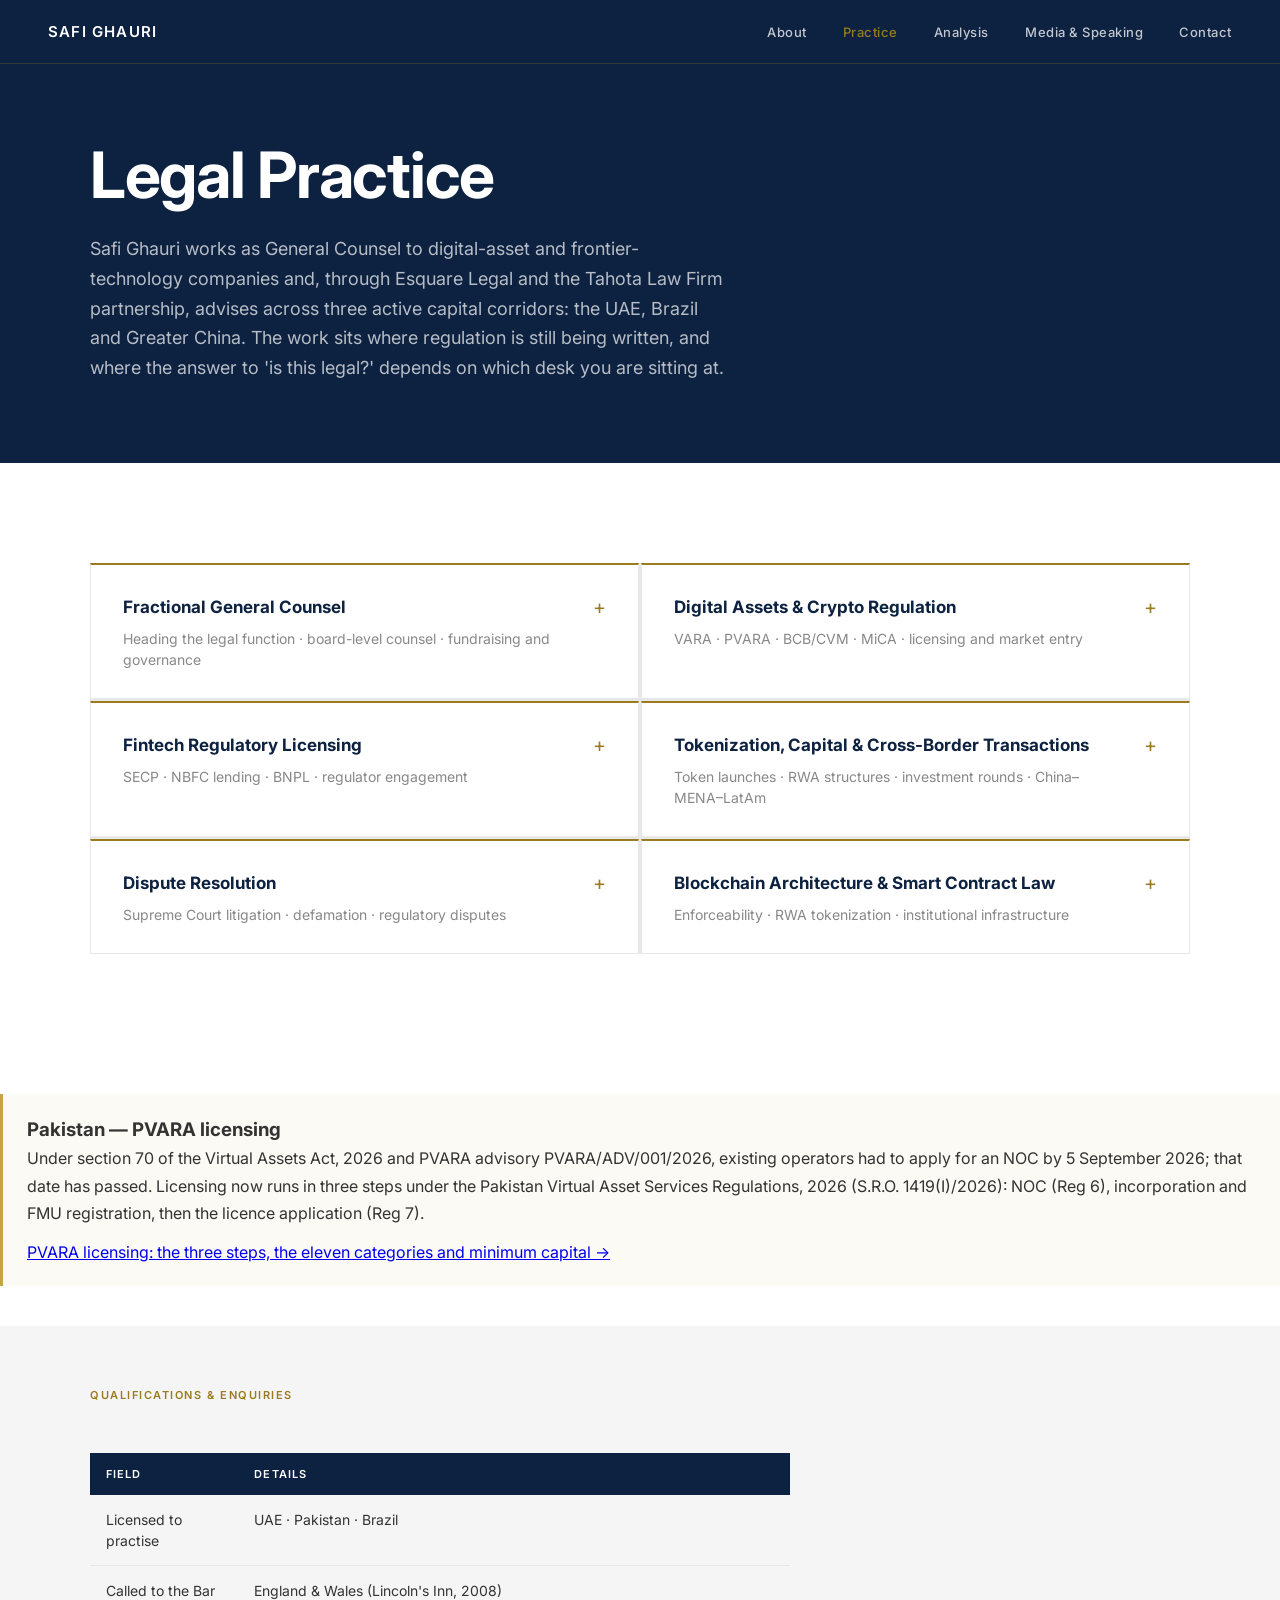
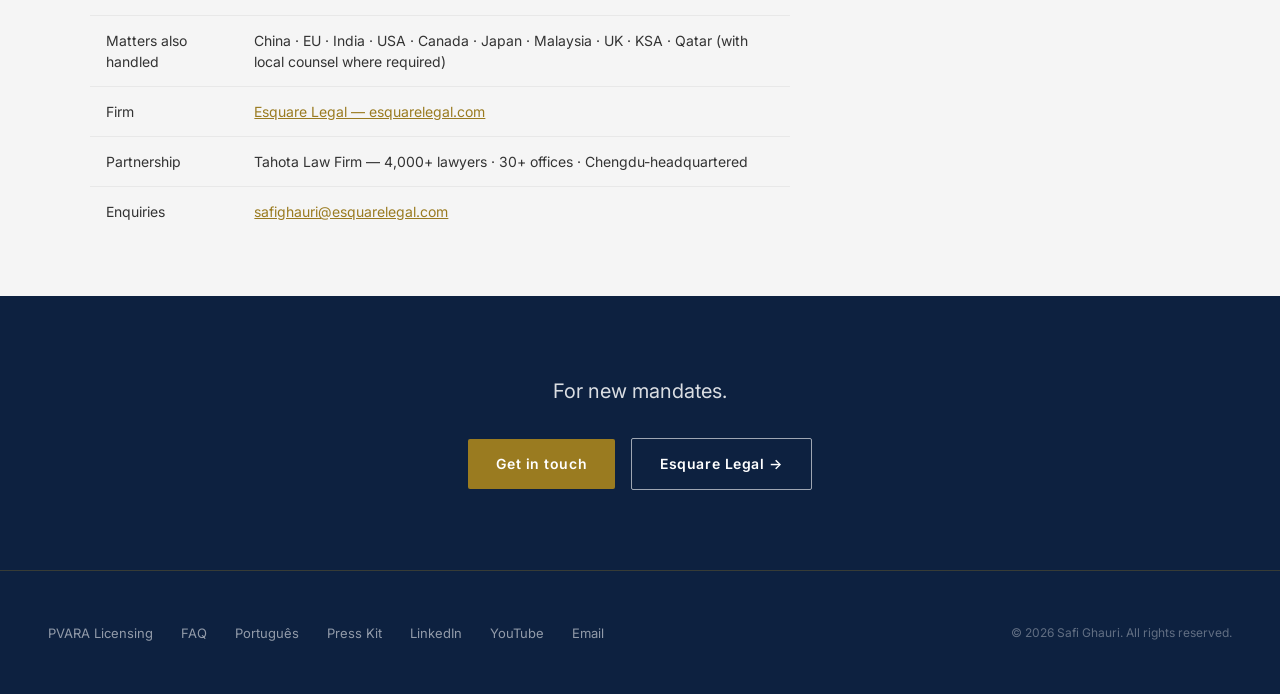
<file: practice.html>
<!DOCTYPE html>
<html lang="en">
<head>
<meta charset="UTF-8">
  <link rel="preconnect" href="https://fonts.googleapis.com">
  <link rel="preconnect" href="https://fonts.gstatic.com" crossorigin>
  <link rel="stylesheet" href="https://fonts.googleapis.com/css2?family=Inter:wght@300;400;500;600;700&family=Fraunces:wght@500;600&display=swap">
<meta name="viewport" content="width=device-width, initial-scale=1.0">
<title>Legal Practice — Safi Ghauri | Fractional General Counsel, Crypto, VARA, MiCA</title>
  <meta name="keywords" content="crypto lawyer practice, VARA licensing lawyer, MiCA compliance counsel, stablecoin lawyer, RWA tokenization lawyer, Web3 corporate structuring, blockchain arbitration, fintech law UAE, crypto law Pakistan SECP, crypto law Brazil, cross-border digital assets, Esquare Legal practice">
  <meta name="description" content="Safi Ghauri's practice — fractional General Counsel, Web3, VARA licensing, MiCA compliance, stablecoin and RWA structuring, fintech, cross-border corporate transactions and blockchain arbitration across UAE, Brazil, Pakistan and China.">
  <meta property="og:title" content="Legal Practice — Safi Ghauri">
  <meta property="og:description" content="Digital assets regulation, VARA licensing, fintech law, and cross-border corporate transactions across UAE, Brazil, Pakistan and China.">
  <meta property="og:url" content="https://www.safighauri.com/practice.html">
  <meta property="og:type" content="website">
  <meta property="og:image" content="https://www.safighauri.com/headshot.png">
  <meta name="twitter:card" content="summary_large_image">
  <meta name="twitter:title" content="Legal Practice — Safi Ghauri">
  <meta name="twitter:description" content="Digital assets regulation, VARA licensing, fintech law, and cross-border corporate transactions.">
  <meta name="twitter:image" content="https://www.safighauri.com/headshot.png">
  <link rel="canonical" href="https://www.safighauri.com/practice.html">
  <link rel="alternate" href="https://www.wikidata.org/wiki/Q139568272">
<link rel="stylesheet" href="styles.css">
  <!-- Google Analytics GA4 Code -->
<script async src="https://www.googletagmanager.com/gtag/js?id=G-TPERW6B13T"></script>
<script>
  window.dataLayer = window.dataLayer || [];
  function gtag(){dataLayer.push(arguments);}
  gtag('js', new Date());
  gtag('config', 'G-TPERW6B13T');
</script>
<!-- JSON-LD Schema -->
<script type="application/ld+json">
{
  "@context": "https://schema.org",
  "@type": "Person",
  "@id": "https://esquarelegal.com/founder/#person",
  "name": "Safi Ghauri",
  "alternateName": [
    "Safi Ullah Ghauri",
    "Safiullah Ghauri",
    "Safiullah (Safi) Ghauri",
    "Barrister Safi Ullah Ghauri",
    "Barrister Safi Ghauri"
  ],
  "jobTitle": ["General Counsel", "Founder & Managing Partner, Esquare Legal"],
  "worksFor": {
    "@type": "Organization",
    "@id": "https://esquarelegal.com/#organization",
    "name": "Esquare Legal",
    "url": "https://esquarelegal.com/"
  },
  "affiliation": [
    {
      "@type": "Organization",
      "name": "Tahota Law Firm"
    }
  ],
  "alumniOf": [
    {
      "@type": "CollegeOrUniversity",
      "name": "University of London"
    },
    {
      "@type": "CollegeOrUniversity",
      "name": "City St George's, University of London"
    },
    {
      "@type": "Organization",
      "name": "The Honourable Society of Lincoln's Inn"
    }
  ],
  "address": {
    "@type": "PostalAddress",
    "addressLocality": "Dubai",
    "addressCountry": "AE"
  },
  "url": "https://www.safighauri.com/",
  "image": "https://www.safighauri.com/headshot.png",
  "email": "safighauri@esquarelegal.com",
  "knowsLanguage": ["English", "Urdu", "Punjabi", "Portuguese"],
  "description": "Dubai-based General Counsel to digital-asset and frontier-technology companies. Called to the Bar of England & Wales (Lincoln's Inn); licensed to practise in the UAE, Pakistan and Brazil. Managing Partner, Esquare Legal. Partner, Tahota Law Firm. 300+ broadcast appearances. Cited by The Independent UK, Bloomberg Arabic, CNA, Reuters.",
  "knowsAbout": [
    "Digital Asset Regulation",
    "Cross-Border Law",
    "Geopolitics",
    "Pakistan",
    "UAE",
    "Brazil",
    "China",
    "Fintech",
    "Crypto Law",
    "MiCA",
    "VARA",
    "CBDC",
    "Blockchain Arbitration",
    "Fractional General Counsel",
    "Real-World Asset Tokenization"
  ],
  "sameAs": [
    "https://www.linkedin.com/in/safi-ghauri",
    "https://x.com/safighauri",
    "https://www.youtube.com/@ghaurisafi",
    "https://www.instagram.com/safi.ghauri/",
    "https://medium.com/@Safi.Ullah.Ghauri",
    "https://www.wikidata.org/wiki/Q139568272",
    "https://esquarelegal.com/founder/",
    "https://www.crunchbase.com/person/safi-ghauri-0a7b",
    "https://www.brecorder.com/authors/102153/barrister-safi-ullah-ghauri",
    "https://thefridaytimes.com/contributor/safiullah-ghauri",
    "https://www.pakistangulfeconomist.com/author/barrister-safi-ullah-ghauri/"
  ]
}
</script>
</head>
<body>

<nav>
  <a href="/" class="nav-logo">Safi Ghauri</a>
  <ul class="nav-links">
    <li><a href="about.html">About</a></li>
    <li><a href="practice.html" class="active">Practice</a></li>
    <li><a href="intelligence.html">Analysis</a></li>
    <li><a href="media-speaking.html">Media &amp; Speaking</a></li>
    <li><a href="contact.html">Contact</a></li>
  </ul>
  <button class="nav-hamburger" onclick="toggleMenu()" id="hamburger" aria-label="Menu">
    <span></span><span></span><span></span>
  </button>
</nav>
<div class="mobile-menu" id="mobileMenu">
  <a href="/">Home</a>
  <a href="about.html">About</a>
  <a href="practice.html" class="active">Practice</a>
  <a href="intelligence.html">Analysis</a>
  <a href="media-speaking.html">Media &amp; Speaking</a>
  <a href="contact.html">Contact</a>
</div>
<script>
function toggleMenu() {
  document.getElementById('mobileMenu').classList.toggle('open');
  document.getElementById('hamburger').classList.toggle('open');
}
</script>

<div class="page-header">
  <div style="max-width:1100px;margin:0 auto;">
    <h1>Legal Practice</h1>
    <p>Safi Ghauri works as General Counsel to digital-asset and frontier-technology companies and, through Esquare Legal and the Tahota Law Firm partnership, advises across three active capital corridors: the UAE, Brazil and Greater China. The work sits where regulation is still being written, and where the answer to 'is this legal?' depends on which desk you are sitting at.</p>
  </div>
</div>

<section>
  <div class="section-inner">
    <div style="display:grid;grid-template-columns:1fr 1fr;gap:2px;background:var(--grey-mid);">

      <div class="expand-card" id="fractional-gc" onclick="toggle(this)" style="border-top:2px solid var(--gold);margin:0;border-radius:0;">
        <div class="expand-header">
          <div>
            <div class="expand-title">Fractional General Counsel</div>
            <div class="expand-preview">Heading the legal function · board-level counsel · fundraising and governance</div>
          </div>
          <div class="expand-icon">+</div>
        </div>
        <div class="expand-body">
          <p style="margin-bottom:16px;">For founders and boards that need a senior lawyer inside the business rather than outside counsel engaged matter by matter, Safi takes direct appointments as General Counsel, held on a fractional basis alongside Esquare Legal. He works with the CEO and board on regulation, entity structuring, fundraising, governance, IP and commercial agreements, and coordinates specialist counsel in each jurisdiction where the business operates.</p>
          <p style="margin-bottom:16px;">He holds a deliberately small number of these appointments at a time. Current mandates include InvoiceMate and The Game Company, both named to the UAE Future 100, and Tharwa Finance.</p>
          <p>Appointments begin with a conversation about the business and the decisions ahead of it.</p>
        </div>
      </div>

      <div class="expand-card" id="licensing" onclick="toggle(this)" style="border-top:2px solid var(--gold);margin:0;border-radius:0;">
        <div class="expand-header">
          <div>
            <div class="expand-title">Digital Assets &amp; Crypto Regulation</div>
            <div class="expand-preview">VARA · PVARA · BCB/CVM · MiCA · licensing and market entry</div>
          </div>
          <div class="expand-icon">+</div>
        </div>
        <div class="expand-body">
          <p style="margin-bottom:16px;">Regulatory positioning and licensing for digital-asset businesses entering the UAE, Pakistan, Brazil and the EU. As Head of Legal &amp; Compliance at Fasset, Safi secured one of Dubai's earliest VARA VASP licences and supported licensing in Indonesia, Malaysia and Bahrain. He currently represents the world's second-largest crypto exchange and several leading fintechs before PVARA.</p>
          <p>His work in this area has been cited in Tsinghua University PhD research (2024) and in a peer-reviewed study on blockchain arbitration published through China's arbitration research community (2025). He took part in the European Commission and UNIDROIT's DARTE expert series on implementing MiCA and the Travel Rule across Latin America.</p>
        </div>
      </div>

      <div class="expand-card" onclick="toggle(this)" style="border-top:2px solid var(--gold);margin:0;border-radius:0;">
        <div class="expand-header">
          <div>
            <div class="expand-title">Fintech Regulatory Licensing</div>
            <div class="expand-preview">SECP · NBFC lending · BNPL · regulator engagement</div>
          </div>
          <div class="expand-icon">+</div>
        </div>
        <div class="expand-body">
          <p style="margin-bottom:16px;">Licensing in emerging markets requires more than knowledge of the statute. It requires an understanding of where the regulator is trying to go, and the credibility to make the case to it.</p>
          <p>Safi obtained Pakistan's first Buy Now, Pay Later licence from the SECP for QisstPay in 2021, with no precedent for the application. Esquare's Pakistan team has acted on licensing for many of the country's digital-lending NBFCs, and has worked across Pakistan's digital financial regulation from the earliest SECP fintech frameworks to the formation of PVARA, advising the companies seeking licences and presenting to the regulators issuing them.</p>
        </div>
      </div>

      <div class="expand-card" id="transactions" onclick="toggle(this)" style="border-top:2px solid var(--gold);margin:0;border-radius:0;">
        <div class="expand-header">
          <div>
            <div class="expand-title">Tokenization, Capital &amp; Cross-Border Transactions</div>
            <div class="expand-preview">Token launches · RWA structures · investment rounds · China–MENA–LatAm</div>
          </div>
          <div class="expand-icon">+</div>
        </div>
        <div class="expand-body">
          <p style="margin-bottom:16px;">Token launches and Tier-1 listings ($KLINK on Binance, $RWA on KuCoin), RWA tokenization structures including a USD 300 million mandate for Chinese new-energy mobility assets (mandate value), on-chain invoice financing for InvoiceMate, and seed and Series A fundraising for The Game Company.</p>
          <p>Through the Tahota Law Firm partnership he works on Chinese capital moving into MENA and Latin America. Esquare acted for the Chinese investors in the USD 4.2 billion RUDA project (China Business Law Journal Deals of the Year 2024) and held the law firm mandate for the Chinese Embassy in Pakistan.</p>
        </div>
      </div>

      <div class="expand-card" onclick="toggle(this)" style="border-top:2px solid var(--gold);margin:0;border-radius:0;">
        <div class="expand-header">
          <div>
            <div class="expand-title">Dispute Resolution</div>
            <div class="expand-preview">Supreme Court litigation · defamation · regulatory disputes</div>
          </div>
          <div class="expand-icon">+</div>
        </div>
        <div class="expand-body">
          <p style="margin-bottom:16px;">As lead counsel for the Jang/Geo Group, Safi secured Pakistan's largest defamation award, PKR 100 million against Bol TV's Tayyab Baloch (Additional District and Sessions Court, Islamabad, 2022). He represented all associations of Pakistan International Airlines, together more than 300,000 employees, in the PIA privatisation challenge, and has appeared in constitutional matters before the Supreme Court of Pakistan.</p>
          <p>For a blockchain-sector client he led a cryptocurrency matter before the Supreme Court of India, heard by three of the court's senior-most judges, directing the strategy and instructing Indian counsel through to a successful outcome. His LLM thesis was cited in the NRO judgment on the recovery of illegal proceeds, which now informs his work on crypto-asset tracing and recovery.</p>
        </div>
      </div>

      <div class="expand-card" onclick="toggle(this)" style="border-top:2px solid var(--gold);margin:0;border-radius:0;">
        <div class="expand-header">
          <div>
            <div class="expand-title">Blockchain Architecture &amp; Smart Contract Law</div>
            <div class="expand-preview">Enforceability · RWA tokenization · institutional infrastructure</div>
          </div>
          <div class="expand-icon">+</div>
        </div>
        <div class="expand-body">
          <p style="margin-bottom:16px;">Smart contracts are not self-enforcing in any jurisdiction that matters commercially. The code executes; the legal effect of that execution is a separate question.</p>
          <p>Safi has worked with projects on Ethereum, Stellar, Canton and Hedera, and advises companies on designing tokenization and smart-contract systems that hold up under enforcement scrutiny in every jurisdiction where their counterparties operate. He has been cited in peer-reviewed research on the enforceability of blockchain-based dispute resolution.</p>
        </div>
      </div>

    </div>
  </div>
</section>

<!-- JURISDICTIONS TABLE -->

    <div class="pvara-callout" style="border-left:3px solid #c8a24a;padding:20px 24px;margin:40px 0;background:rgba(200,162,74,.06);">
      <h3 style="margin-top:0;">Pakistan &mdash; PVARA licensing</h3>
      <p style="margin-bottom:12px;">Under section 70 of the Virtual Assets Act, 2026 and PVARA advisory PVARA/ADV/001/2026, existing operators had to apply for an NOC by 5 September 2026; that date has passed. Licensing now runs in three steps under the Pakistan Virtual Asset Services Regulations, 2026 (S.R.O. 1419(I)/2026): NOC (Reg 6), incorporation and FMU registration, then the licence application (Reg 7).</p>
      <p style="margin-bottom:0;"><a href="pvara.html">PVARA licensing: the three steps, the eleven categories and minimum capital &rarr;</a></p>
    </div>

<section style="background:var(--grey-bg);padding:60px 48px;">
  <div class="section-inner">
    <p class="section-title">Qualifications &amp; Enquiries</p>
    <table class="styled-table" style="max-width:700px;">
      <tr><th>Field</th><th>Details</th></tr>
      <tr><td>Licensed to practise</td><td>UAE · Pakistan · Brazil</td></tr>
      <tr><td>Called to the Bar</td><td>England &amp; Wales (Lincoln's Inn, 2008)</td></tr>
      <tr><td>Matters also handled</td><td>China · EU · India · USA · Canada · Japan · Malaysia · UK · KSA · Qatar (with local counsel where required)</td></tr>
      <tr><td>Firm</td><td><a href="https://esquarelegal.com" target="_blank" style="color:var(--gold);">Esquare Legal — esquarelegal.com</a></td></tr>
      <tr><td>Partnership</td><td>Tahota Law Firm — 4,000+ lawyers · 30+ offices · Chengdu-headquartered</td></tr>
      <tr><td>Enquiries</td><td><a href="mailto:safighauri@esquarelegal.com" style="color:var(--gold);">safighauri@esquarelegal.com</a></td></tr>
    </table>
  </div>
</section>

<div class="cta-strip">
  <div style="text-align:center;">
    <p>For new mandates.</p>
    <a href="contact.html" class="btn btn-gold">Get in touch</a>
    <a href="https://esquarelegal.com" target="_blank" class="btn btn-outline" style="margin-left:12px;">Esquare Legal →</a>
  </div>
</div>

<footer>
  <ul class="footer-links">
    <li><a href="pvara.html">PVARA Licensing</a></li>
    <li><a href="faq.html">FAQ</a></li>
    <li><a href="direito-cripto-dubai.html" hreflang="pt-BR" lang="pt-BR">Português</a></li>
    <li><a href="press-kit.html">Press Kit</a></li>
    <li><a href="https://linkedin.com/in/safi-ghauri" target="_blank" rel="noopener">LinkedIn</a></li>
    <li><a href="https://www.youtube.com/@ghaurisafi" target="_blank" rel="noopener">YouTube</a></li>
    <li><a href="mailto:safighauri@esquarelegal.com">Email</a></li>
  </ul>
  <span class="footer-copy">© 2026 Safi Ghauri. All rights reserved.</span>
</footer>

<script>
function toggle(card) {
  card.classList.toggle('open');
}
(function(){
  var h = location.hash && document.getElementById(location.hash.slice(1));
  if (h && h.classList.contains('expand-card')) { h.classList.add('open'); }
})();
</script>

</body>
</html>
</file>
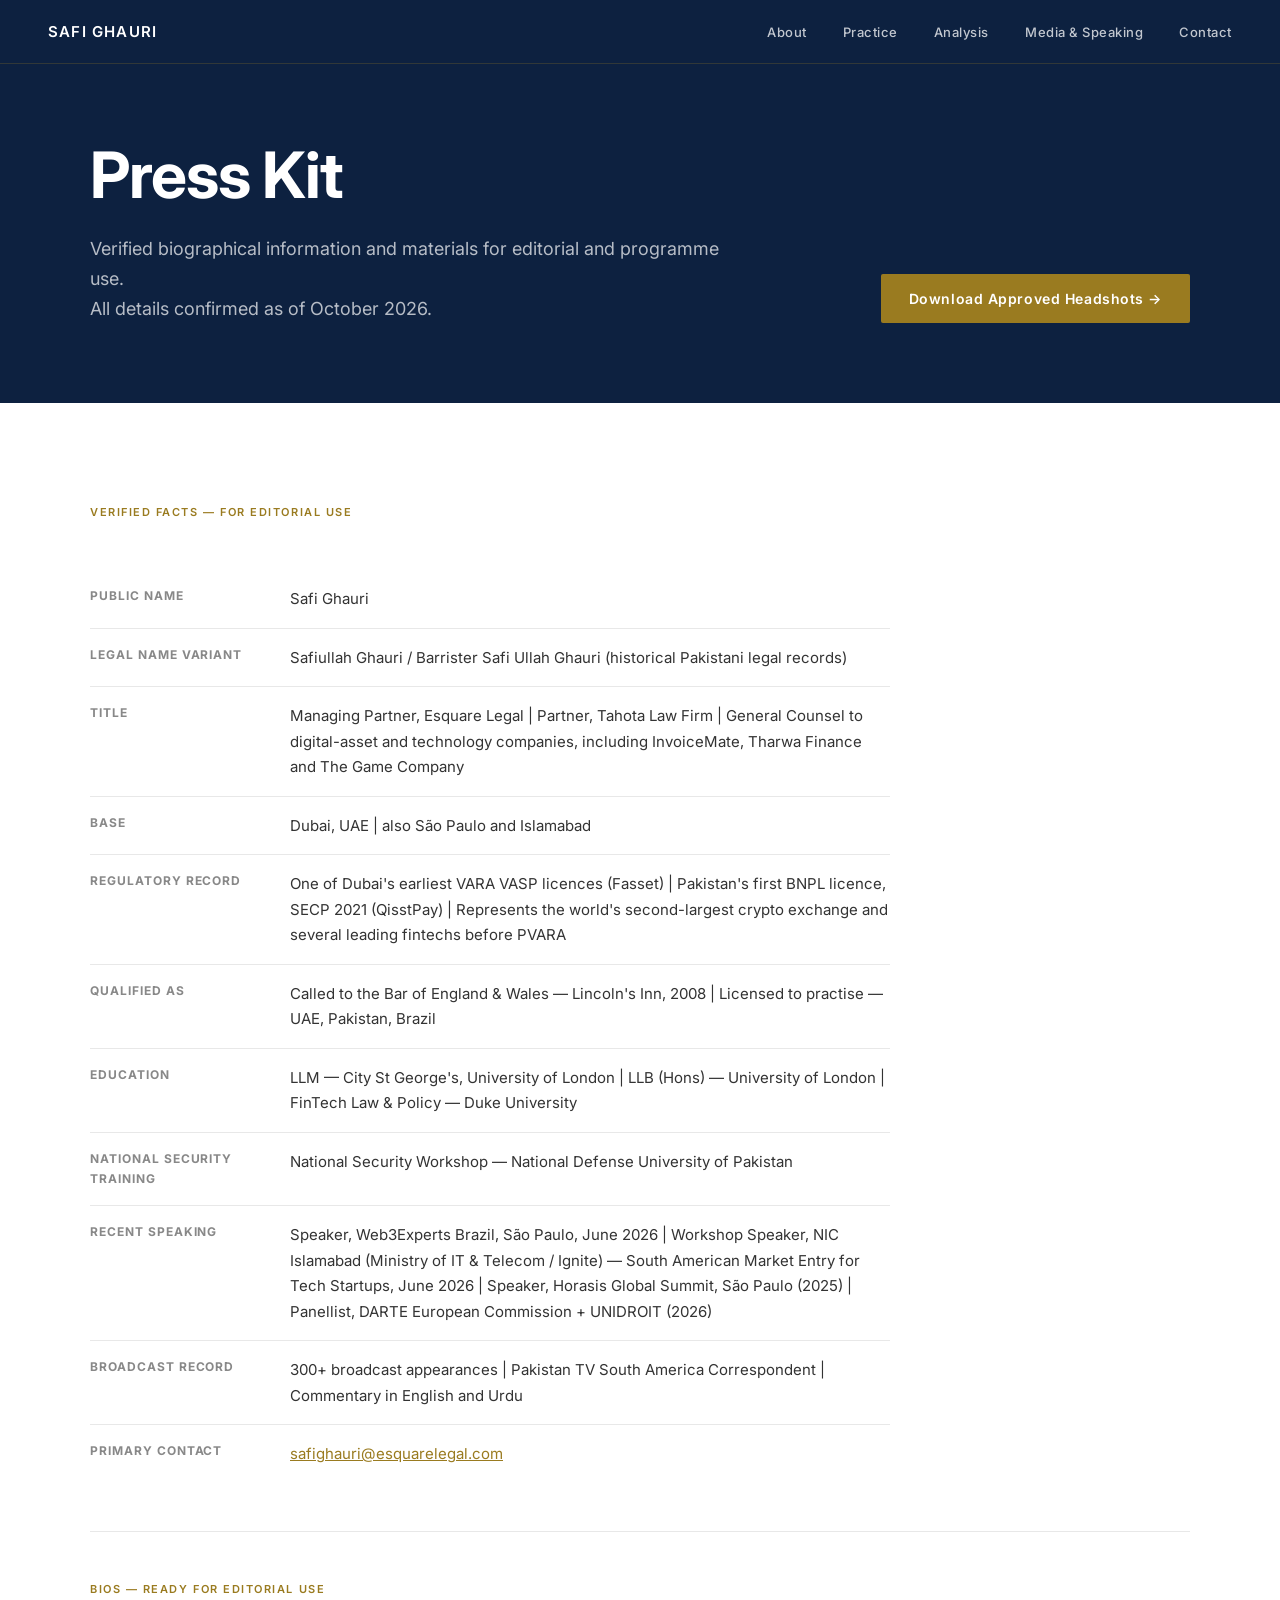
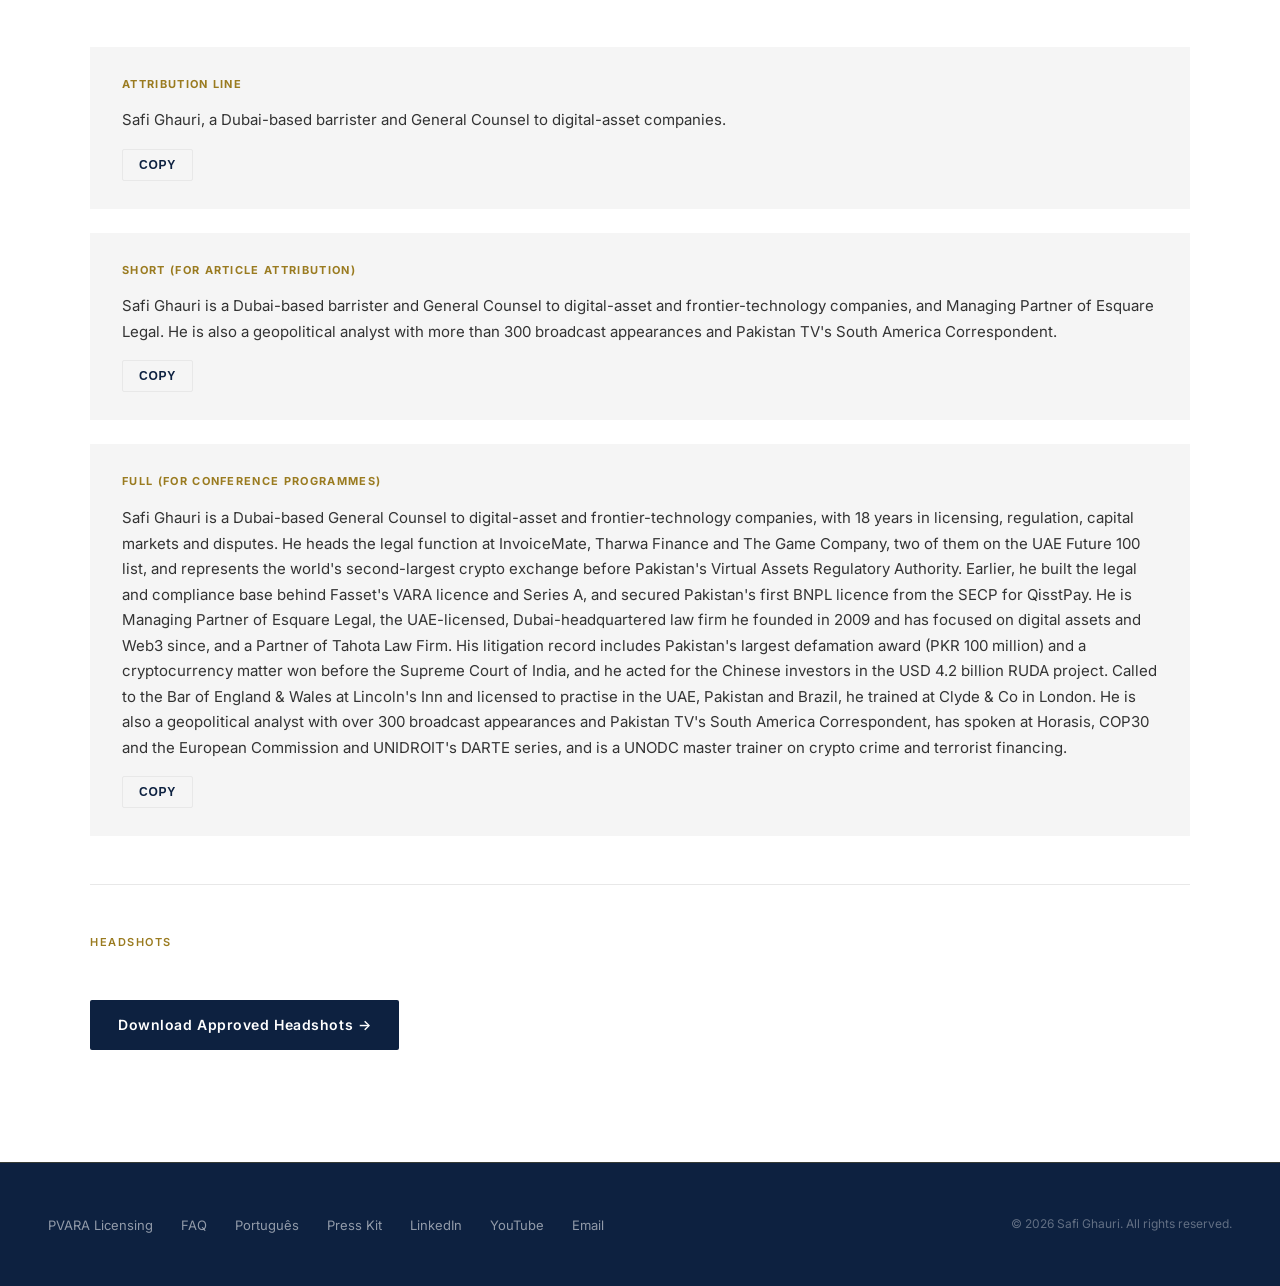
<file: press-kit.html>
<!DOCTYPE html>
<html lang="en">
<head>
<meta charset="UTF-8">
  <link rel="preconnect" href="https://fonts.googleapis.com">
  <link rel="preconnect" href="https://fonts.gstatic.com" crossorigin>
  <link rel="stylesheet" href="https://fonts.googleapis.com/css2?family=Inter:wght@300;400;500;600;700&family=Fraunces:wght@500;600&display=swap">
<meta name="viewport" content="width=device-width, initial-scale=1.0">
<title>Press Kit — Safi Ghauri | Crypto Lawyer & Geopolitical Analyst Media Resources</title>
  <meta name="keywords" content="Safi Ghauri press kit, crypto lawyer media kit, journalist resources, approved headshots, official biography, media commentary booking, Esquare Legal press, geopolitical analyst media">
  <meta name="description" content="Press kit for Safi Ghauri — Managing Partner, Esquare Legal. Biography, media citations, headshots and verified facts for journalists and conference organisers.">
  <meta property="og:title" content="Press Kit — Safi Ghauri">
  <meta property="og:description" content="Biography, media citations, headshots and verified facts for journalists and conference organisers.">
  <meta property="og:url" content="https://www.safighauri.com/press-kit.html">
  <meta property="og:type" content="website">
  <meta property="og:image" content="https://www.safighauri.com/headshot.png">
  <meta name="twitter:card" content="summary_large_image">
  <meta name="twitter:title" content="Press Kit — Safi Ghauri">
  <meta name="twitter:description" content="Biography, media citations, and headshots for journalists and conference organisers.">
  <meta name="twitter:image" content="https://www.safighauri.com/headshot.png">
  <link rel="canonical" href="https://www.safighauri.com/press-kit.html">
  <link rel="alternate" href="https://www.wikidata.org/wiki/Q139568272">
<link rel="stylesheet" href="styles.css">
<script async src="https://www.googletagmanager.com/gtag/js?id=G-TPERW6B13T"></script>
<script>
  window.dataLayer = window.dataLayer || [];
  function gtag(){dataLayer.push(arguments);}
  gtag('js', new Date());
  gtag('config', 'G-TPERW6B13T');
</script>
<script type="application/ld+json">
{
  "@context": "https://schema.org",
  "@type": "Person",
  "@id": "https://esquarelegal.com/founder/#person",
  "name": "Safi Ghauri",
  "alternateName": [
    "Safi Ullah Ghauri",
    "Safiullah Ghauri",
    "Safiullah (Safi) Ghauri",
    "Barrister Safi Ullah Ghauri",
    "Barrister Safi Ghauri"
  ],
  "jobTitle": ["General Counsel", "Founder & Managing Partner, Esquare Legal"],
  "worksFor": {
    "@type": "Organization",
    "@id": "https://esquarelegal.com/#organization",
    "name": "Esquare Legal",
    "url": "https://esquarelegal.com/"
  },
  "affiliation": [
    {
      "@type": "Organization",
      "name": "Tahota Law Firm"
    }
  ],
  "alumniOf": [
    {
      "@type": "CollegeOrUniversity",
      "name": "University of London"
    },
    {
      "@type": "CollegeOrUniversity",
      "name": "City St George's, University of London"
    },
    {
      "@type": "Organization",
      "name": "The Honourable Society of Lincoln's Inn"
    }
  ],
  "address": {
    "@type": "PostalAddress",
    "addressLocality": "Dubai",
    "addressCountry": "AE"
  },
  "url": "https://www.safighauri.com/",
  "image": "https://www.safighauri.com/headshot.png",
  "email": "safighauri@esquarelegal.com",
  "knowsLanguage": ["English", "Urdu", "Punjabi", "Portuguese"],
  "description": "Dubai-based General Counsel to digital-asset and frontier-technology companies. Called to the Bar of England & Wales (Lincoln's Inn); licensed to practise in the UAE, Pakistan and Brazil. Managing Partner, Esquare Legal. Partner, Tahota Law Firm. 300+ broadcast appearances. Cited by The Independent UK, Bloomberg Arabic, CNA, Reuters.",
  "knowsAbout": [
    "Digital Asset Regulation",
    "Cross-Border Law",
    "Geopolitics",
    "Pakistan",
    "UAE",
    "Brazil",
    "China",
    "Fintech",
    "Crypto Law",
    "MiCA",
    "VARA",
    "CBDC",
    "Blockchain Arbitration",
    "Fractional General Counsel",
    "Real-World Asset Tokenization"
  ],
  "sameAs": [
    "https://www.linkedin.com/in/safi-ghauri",
    "https://x.com/safighauri",
    "https://www.youtube.com/@ghaurisafi",
    "https://www.instagram.com/safi.ghauri/",
    "https://medium.com/@Safi.Ullah.Ghauri",
    "https://www.wikidata.org/wiki/Q139568272",
    "https://esquarelegal.com/founder/",
    "https://www.crunchbase.com/person/safi-ghauri-0a7b",
    "https://www.brecorder.com/authors/102153/barrister-safi-ullah-ghauri",
    "https://thefridaytimes.com/contributor/safiullah-ghauri",
    "https://www.pakistangulfeconomist.com/author/barrister-safi-ullah-ghauri/"
  ]
}
</script>
</head>
<body>

<nav>
  <a href="/" class="nav-logo">Safi Ghauri</a>
  <ul class="nav-links">
    <li><a href="about.html">About</a></li>
    <li><a href="practice.html">Practice</a></li>
    <li><a href="intelligence.html">Analysis</a></li>
    <li><a href="media-speaking.html">Media &amp; Speaking</a></li>
    <li><a href="contact.html">Contact</a></li>
  </ul>
  <button class="nav-hamburger" onclick="toggleMenu()" id="hamburger" aria-label="Menu">
    <span></span><span></span><span></span>
  </button>
</nav>
<div class="mobile-menu" id="mobileMenu">
  <a href="/">Home</a>
  <a href="about.html">About</a>
  <a href="practice.html">Practice</a>
  <a href="intelligence.html">Analysis</a>
  <a href="media-speaking.html">Media &amp; Speaking</a>
  <a href="contact.html">Contact</a>
</div>
<script>
function toggleMenu() {
  document.getElementById('mobileMenu').classList.toggle('open');
  document.getElementById('hamburger').classList.toggle('open');
}
</script>

<div class="page-header">
  <div style="max-width:1100px;margin:0 auto;display:flex;justify-content:space-between;align-items:flex-end;flex-wrap:wrap;gap:24px;">
    <div>
      <h1>Press Kit</h1>
      <p>Verified biographical information and materials for editorial and programme use.<br>All details confirmed as of October 2026.</p>
    </div>
    <a href="https://drive.google.com/drive/folders/1Q3OQFJ5cnfWECrFqy6mfOtbAvnEKVn0e" target="_blank" class="btn btn-gold" style="flex-shrink:0;">Download Approved Headshots →</a>
  </div>
</div>

<section>
  <div class="section-inner">

    <p class="section-title">Verified Facts — For Editorial Use</p>
    <table class="facts-table" style="max-width:800px;margin-bottom:16px;">
      <tr>
        <td>Public name</td>
        <td>Safi Ghauri</td>
      </tr>
      <tr>
        <td>Legal name variant</td>
        <td>Safiullah Ghauri / Barrister Safi Ullah Ghauri (historical Pakistani legal records)</td>
      </tr>
      <tr>
        <td>Title</td>
        <td>Managing Partner, Esquare Legal | Partner, Tahota Law Firm | General Counsel to digital-asset and technology companies, including InvoiceMate, Tharwa Finance and The Game Company</td>
      </tr>
      <tr>
        <td>Base</td>
        <td>Dubai, UAE | also São Paulo and Islamabad</td>
      </tr>
      <tr>
        <td>Regulatory record</td>
        <td>One of Dubai's earliest VARA VASP licences (Fasset) | Pakistan's first BNPL licence, SECP 2021 (QisstPay) | Represents the world's second-largest crypto exchange and several leading fintechs before PVARA</td>
      </tr>
      <tr>
        <td>Qualified as</td>
        <td>Called to the Bar of England &amp; Wales — Lincoln's Inn, 2008 | Licensed to practise — UAE, Pakistan, Brazil</td>
      </tr>
      <tr>
        <td>Education</td>
        <td>LLM — City St George's, University of London | LLB (Hons) — University of London | FinTech Law &amp; Policy — Duke University</td>
      </tr>
      <tr>
        <td>National security training</td>
        <td>National Security Workshop — National Defense University of Pakistan</td>
      </tr>
      <tr>
        <td>Recent speaking</td>
        <td>Speaker, Web3Experts Brazil, São Paulo, June 2026 | Workshop Speaker, NIC Islamabad (Ministry of IT &amp; Telecom / Ignite) — South American Market Entry for Tech Startups, June 2026 | Speaker, Horasis Global Summit, São Paulo (2025) | Panellist, DARTE European Commission + UNIDROIT (2026)</td>
      </tr>
      <tr>
        <td>Broadcast record</td>
        <td>300+ broadcast appearances | Pakistan TV South America Correspondent | Commentary in English and Urdu</td>
      </tr>
      <tr>
        <td>Primary contact</td>
        <td><a href="mailto:safighauri@esquarelegal.com" style="color:var(--gold);">safighauri@esquarelegal.com</a></td>
      </tr>
    </table>

    <hr class="divider">

    <p class="section-title">Bios — Ready for Editorial Use</p>

    <div class="bio-block">
      <div class="bio-block-label">Attribution line</div>
      <p id="bio-one">Safi Ghauri, a Dubai-based barrister and General Counsel to digital-asset companies.</p>
      <button class="copy-btn" onclick="copyBio('bio-one', this)">Copy</button>
    </div>

    <div class="bio-block">
      <div class="bio-block-label">Short (for article attribution)</div>
      <p id="bio-short">Safi Ghauri is a Dubai-based barrister and General Counsel to digital-asset and frontier-technology companies, and Managing Partner of Esquare Legal. He is also a geopolitical analyst with more than 300 broadcast appearances and Pakistan TV's South America Correspondent.</p>
      <button class="copy-btn" onclick="copyBio('bio-short', this)">Copy</button>
    </div>

    <div class="bio-block">
      <div class="bio-block-label">Full (for conference programmes)</div>
      <p id="bio-full">Safi Ghauri is a Dubai-based General Counsel to digital-asset and frontier-technology companies, with 18 years in licensing, regulation, capital markets and disputes. He heads the legal function at InvoiceMate, Tharwa Finance and The Game Company, two of them on the UAE Future 100 list, and represents the world's second-largest crypto exchange before Pakistan's Virtual Assets Regulatory Authority. Earlier, he built the legal and compliance base behind Fasset's VARA licence and Series A, and secured Pakistan's first BNPL licence from the SECP for QisstPay. He is Managing Partner of Esquare Legal, the UAE-licensed, Dubai-headquartered law firm he founded in 2009 and has focused on digital assets and Web3 since, and a Partner of Tahota Law Firm. His litigation record includes Pakistan's largest defamation award (PKR 100 million) and a cryptocurrency matter won before the Supreme Court of India, and he acted for the Chinese investors in the USD 4.2 billion RUDA project. Called to the Bar of England &amp; Wales at Lincoln's Inn and licensed to practise in the UAE, Pakistan and Brazil, he trained at Clyde &amp; Co in London. He is also a geopolitical analyst with over 300 broadcast appearances and Pakistan TV's South America Correspondent, has spoken at Horasis, COP30 and the European Commission and UNIDROIT's DARTE series, and is a UNODC master trainer on crypto crime and terrorist financing.</p>
      <button class="copy-btn" onclick="copyBio('bio-full', this)">Copy</button>
    </div>

    <hr class="divider">

    <p class="section-title">Headshots</p>
    <a href="https://drive.google.com/drive/folders/1Q3OQFJ5cnfWECrFqy6mfOtbAvnEKVn0e" target="_blank" class="btn btn-navy" style="margin-bottom:12px;display:inline-block;">Download Approved Headshots →</a>
  </div>
</section>

<footer>
  <ul class="footer-links">
    <li><a href="pvara.html">PVARA Licensing</a></li>
    <li><a href="faq.html">FAQ</a></li>
    <li><a href="direito-cripto-dubai.html" hreflang="pt-BR" lang="pt-BR">Português</a></li>
    <li><a href="press-kit.html">Press Kit</a></li>
    <li><a href="https://linkedin.com/in/safi-ghauri" target="_blank" rel="noopener">LinkedIn</a></li>
    <li><a href="https://www.youtube.com/@ghaurisafi" target="_blank" rel="noopener">YouTube</a></li>
    <li><a href="mailto:safighauri@esquarelegal.com">Email</a></li>
  </ul>
  <span class="footer-copy">© 2026 Safi Ghauri. All rights reserved.</span>
</footer>

<script>
function copyBio(id, btn) {
  const text = document.getElementById(id).textContent;
  navigator.clipboard.writeText(text).then(() => {
    btn.textContent = 'Copied!';
    btn.classList.add('copied');
    setTimeout(() => { btn.textContent = 'Copy'; btn.classList.remove('copied'); }, 2000);
  });
}
</script>
</body>
</html>
</file>
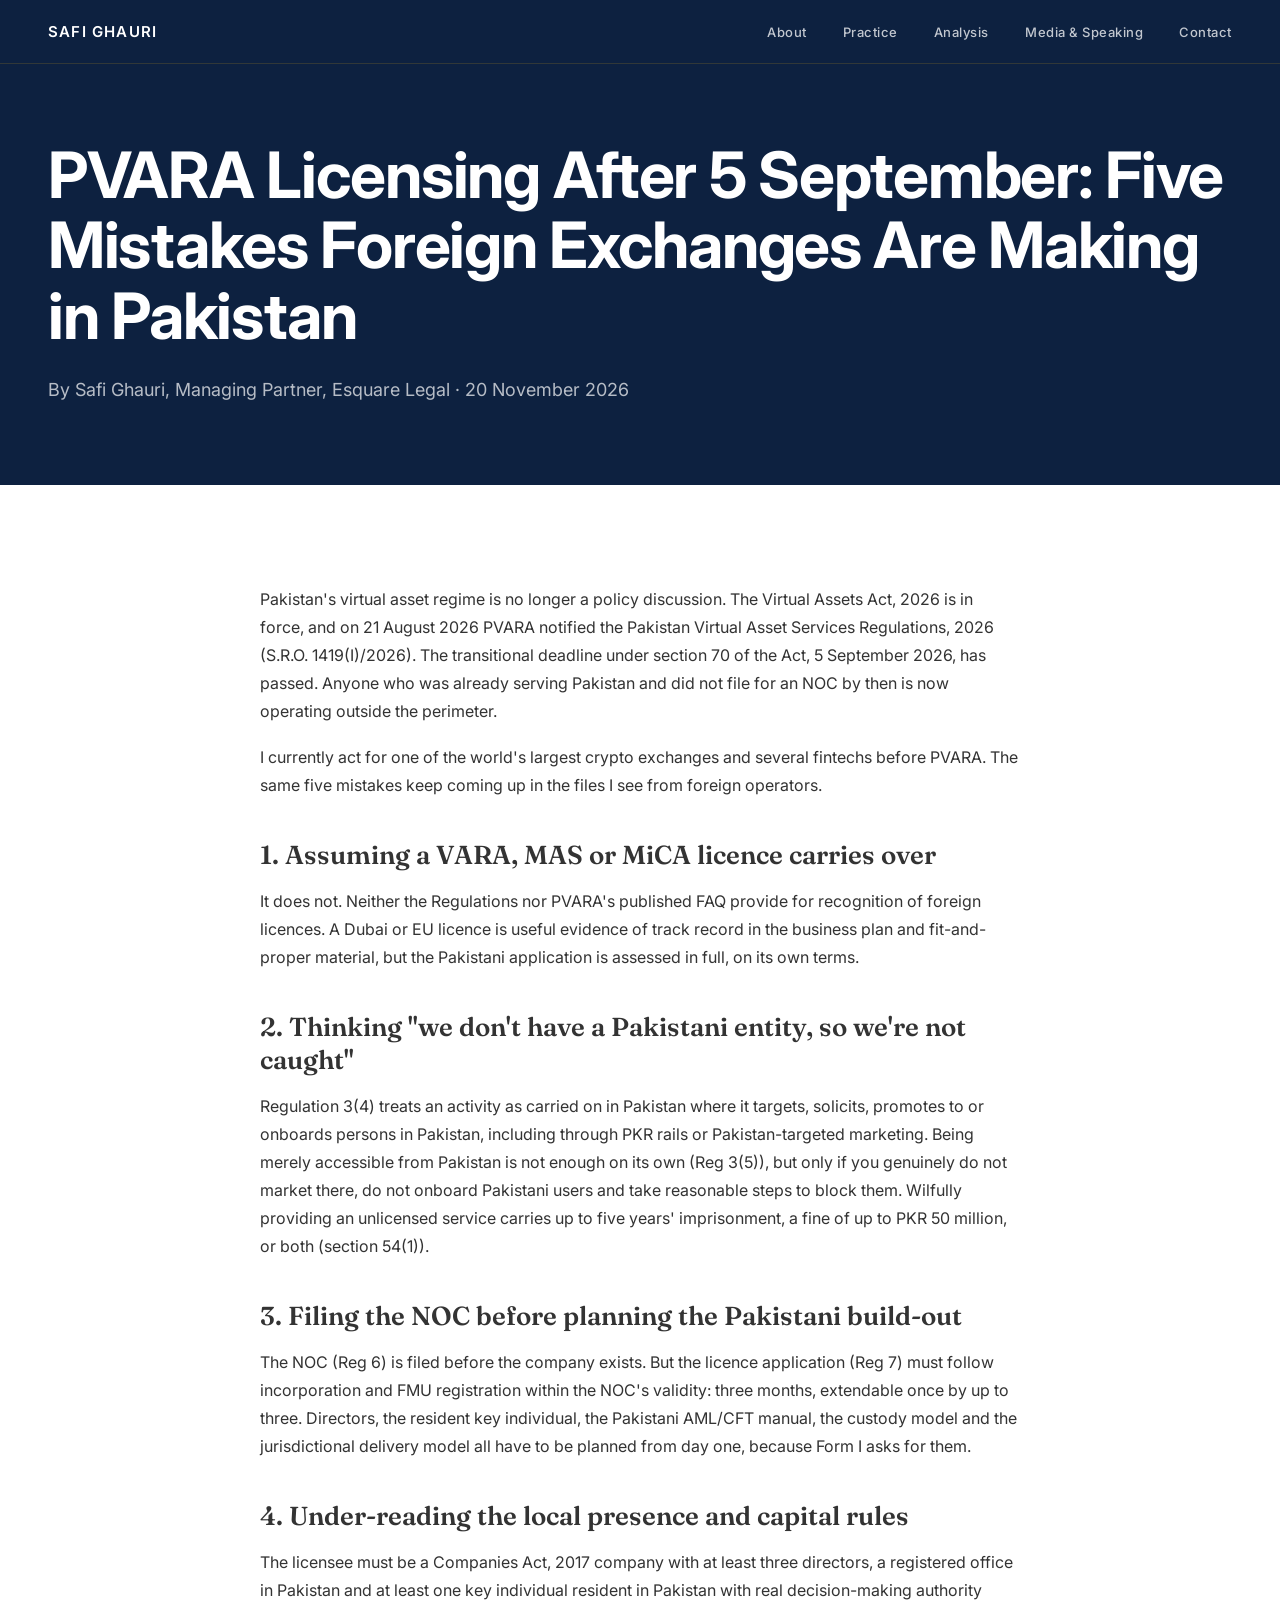
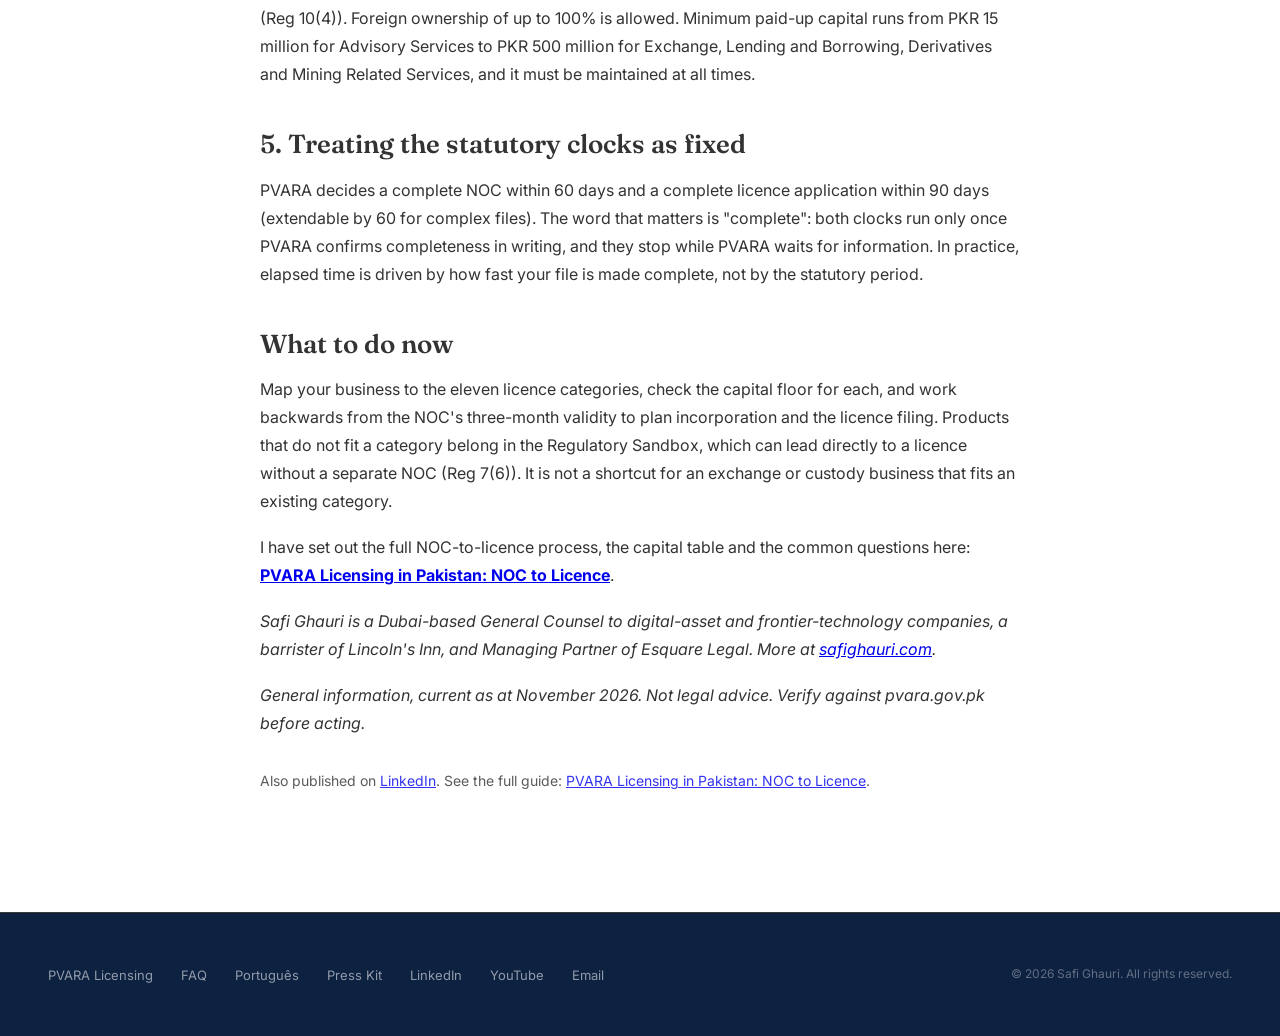
<file: pvara-mistakes.html>
<!DOCTYPE html>
<html lang="en">
<head>
<meta charset="UTF-8">
  <link rel="preconnect" href="https://fonts.googleapis.com">
  <link rel="preconnect" href="https://fonts.gstatic.com" crossorigin>
  <link rel="stylesheet" href="https://fonts.googleapis.com/css2?family=Inter:wght@300;400;500;600;700&family=Fraunces:wght@500;600&display=swap">
<meta name="viewport" content="width=device-width, initial-scale=1.0">
<title>PVARA Licensing After 5 September: Five Mistakes Foreign Exchanges Are Making in Pakistan | Safi Ghauri</title>
  <meta name="description" content="Five mistakes foreign exchanges make in PVARA licensing under the Virtual Assets Act, 2026 and S.R.O. 1419(I)/2026: foreign licences, Reg 3(4) scope, NOC timing, local presence and capital, and statutory clocks.">
  <meta name="author" content="Safi Ghauri">
  <meta property="og:title" content="PVARA Licensing After 5 September: Five Mistakes Foreign Exchanges Are Making in Pakistan">
  <meta property="og:description" content="Five mistakes foreign exchanges make in PVARA licensing under the Virtual Assets Act, 2026 and S.R.O. 1419(I)/2026: foreign licences, Reg 3(4) scope, NOC timing, local presence and capital, and statutory clocks.">
  <meta property="og:url" content="https://www.safighauri.com/pvara-mistakes.html">
  <meta property="og:type" content="article">
  <meta property="og:image" content="https://www.safighauri.com/headshot.png">
  <meta name="twitter:card" content="summary_large_image">
  <meta name="twitter:title" content="PVARA Licensing After 5 September: Five Mistakes Foreign Exchanges Are Making in Pakistan">
  <meta name="twitter:image" content="https://www.safighauri.com/headshot.png">
  <link rel="canonical" href="https://www.safighauri.com/pvara-mistakes.html">
<link rel="stylesheet" href="styles.css">
<style>.article{max-width:760px}.article p{margin:0 0 18px;line-height:1.75}.article h2{font-family:Fraunces,Georgia,serif;font-size:26px;font-weight:600;line-height:1.3;margin:40px 0 14px;text-transform:none;letter-spacing:0;color:inherit}</style>
<script async src="https://www.googletagmanager.com/gtag/js?id=G-TPERW6B13T"></script>
<script>
  window.dataLayer = window.dataLayer || [];
  function gtag(){dataLayer.push(arguments);}
  gtag('js', new Date());
  gtag('config', 'G-TPERW6B13T');
</script>
<script type="application/ld+json">
{
  "@context": "https://schema.org",
  "@type": "Article",
  "headline": "PVARA Licensing After 5 September: Five Mistakes Foreign Exchanges Are Making in Pakistan",
  "description": "Five mistakes foreign exchanges make in PVARA licensing under the Virtual Assets Act, 2026 and S.R.O. 1419(I)/2026: foreign licences, Reg 3(4) scope, NOC timing, local presence and capital, and statutory clocks.",
  "datePublished": "2026-11-20",
  "dateModified": "2026-11-20",
  "url": "https://www.safighauri.com/pvara-mistakes.html",
  "mainEntityOfPage": "https://www.safighauri.com/pvara-mistakes.html",
  "author": {
    "@type": "Person",
    "@id": "https://esquarelegal.com/founder/#person",
    "name": "Safi Ghauri",
    "alternateName": [
      "Safiullah Ghauri",
      "Safiullah (Safi) Ghauri",
      "Safi Ullah Ghauri"
    ],
    "url": "https://www.safighauri.com/"
  },
  "publisher": {
    "@type": "Organization",
    "@id": "https://esquarelegal.com/#organization",
    "name": "Esquare Legal",
    "url": "https://esquarelegal.com/"
  },
  "about": [
    "PVARA",
    "Virtual Assets Act 2026",
    "Pakistan Virtual Asset Services Regulations 2026"
  ],
  "isBasedOn": "https://www.safighauri.com/pvara.html"
}
</script>
</head>
<body>

<nav>
  <a href="/" class="nav-logo">Safi Ghauri</a>
  <ul class="nav-links">
    <li><a href="about.html">About</a></li>
    <li><a href="practice.html">Practice</a></li>
    <li><a href="intelligence.html">Analysis</a></li>
    <li><a href="media-speaking.html">Media &amp; Speaking</a></li>
    <li><a href="contact.html">Contact</a></li>
  </ul>
  <button class="nav-hamburger" onclick="toggleMenu()" id="hamburger" aria-label="Menu">
    <span></span><span></span><span></span>
  </button>
</nav>
<div class="mobile-menu" id="mobileMenu">
  <a href="/">Home</a>
  <a href="about.html">About</a>
  <a href="practice.html">Practice</a>
  <a href="intelligence.html">Analysis</a>
  <a href="media-speaking.html">Media &amp; Speaking</a>
  <a href="contact.html">Contact</a>
</div>
<script>
function toggleMenu() {
  document.getElementById('mobileMenu').classList.toggle('open');
  document.getElementById('hamburger').classList.toggle('open');
}
</script>

<div class="page-header">
  <div>
    <h1>PVARA Licensing After 5 September: Five Mistakes Foreign Exchanges Are Making in Pakistan</h1>
    <p>By Safi Ghauri, Managing Partner, Esquare Legal &middot; 20 November 2026</p>
  </div>
</div>

<section>
  <div class="section-inner article">
<p>Pakistan's virtual asset regime is no longer a policy discussion. The Virtual Assets Act, 2026 is in force, and on 21 August 2026 PVARA notified the Pakistan Virtual Asset Services Regulations, 2026 (S.R.O. 1419(I)/2026). The transitional deadline under section 70 of the Act, 5 September 2026, has passed. Anyone who was already serving Pakistan and did not file for an NOC by then is now operating outside the perimeter.</p>
<p>I currently act for one of the world's largest crypto exchanges and several fintechs before PVARA. The same five mistakes keep coming up in the files I see from foreign operators.</p>
<h2>1. Assuming a VARA, MAS or MiCA licence carries over</h2>
<p>It does not. Neither the Regulations nor PVARA's published FAQ provide for recognition of foreign licences. A Dubai or EU licence is useful evidence of track record in the business plan and fit-and-proper material, but the Pakistani application is assessed in full, on its own terms.</p>
<h2>2. Thinking "we don't have a Pakistani entity, so we're not caught"</h2>
<p>Regulation 3(4) treats an activity as carried on in Pakistan where it targets, solicits, promotes to or onboards persons in Pakistan, including through PKR rails or Pakistan-targeted marketing. Being merely accessible from Pakistan is not enough on its own (Reg 3(5)), but only if you genuinely do not market there, do not onboard Pakistani users and take reasonable steps to block them. Wilfully providing an unlicensed service carries up to five years' imprisonment, a fine of up to PKR 50 million, or both (section 54(1)).</p>
<h2>3. Filing the NOC before planning the Pakistani build-out</h2>
<p>The NOC (Reg 6) is filed before the company exists. But the licence application (Reg 7) must follow incorporation and FMU registration within the NOC's validity: three months, extendable once by up to three. Directors, the resident key individual, the Pakistani AML/CFT manual, the custody model and the jurisdictional delivery model all have to be planned from day one, because Form I asks for them.</p>
<h2>4. Under-reading the local presence and capital rules</h2>
<p>The licensee must be a Companies Act, 2017 company with at least three directors, a registered office in Pakistan and at least one key individual resident in Pakistan with real decision-making authority (Reg 10(4)). Foreign ownership of up to 100% is allowed. Minimum paid-up capital runs from PKR 15 million for Advisory Services to PKR 500 million for Exchange, Lending and Borrowing, Derivatives and Mining Related Services, and it must be maintained at all times.</p>
<h2>5. Treating the statutory clocks as fixed</h2>
<p>PVARA decides a complete NOC within 60 days and a complete licence application within 90 days (extendable by 60 for complex files). The word that matters is "complete": both clocks run only once PVARA confirms completeness in writing, and they stop while PVARA waits for information. In practice, elapsed time is driven by how fast your file is made complete, not by the statutory period.</p>
<h2>What to do now</h2>
<p>Map your business to the eleven licence categories, check the capital floor for each, and work backwards from the NOC's three-month validity to plan incorporation and the licence filing. Products that do not fit a category belong in the Regulatory Sandbox, which can lead directly to a licence without a separate NOC (Reg 7(6)). It is not a shortcut for an exchange or custody business that fits an existing category.</p>
<p>I have set out the full NOC-to-licence process, the capital table and the common questions here: <strong><a href="https://www.safighauri.com/pvara.html">PVARA Licensing in Pakistan: NOC to Licence</a></strong>.</p>

<p><em>Safi Ghauri is a Dubai-based General Counsel to digital-asset and frontier-technology companies, a barrister of Lincoln's Inn, and Managing Partner of Esquare Legal. More at <a href="https://www.safighauri.com/">safighauri.com</a>.</em></p>
<p><em>General information, current as at November 2026. Not legal advice. Verify against pvara.gov.pk before acting.</em></p>
    <p style="font-size:14px;opacity:.8;margin-top:32px;">Also published on <a href="https://www.linkedin.com/pulse/pvara-licensing-after-5-september-five-mistakes-foreign-safi-ghauri-e9iwf/" target="_blank" rel="noopener">LinkedIn</a>. See the full guide: <a href="pvara.html">PVARA Licensing in Pakistan: NOC to Licence</a>.</p>
  </div>
</section>

<footer>
  <ul class="footer-links">
    <li><a href="pvara.html">PVARA Licensing</a></li>
    <li><a href="faq.html">FAQ</a></li>
    <li><a href="direito-cripto-dubai.html" hreflang="pt-BR" lang="pt-BR">Português</a></li>
    <li><a href="press-kit.html">Press Kit</a></li>
    <li><a href="https://linkedin.com/in/safi-ghauri" target="_blank" rel="noopener">LinkedIn</a></li>
    <li><a href="https://www.youtube.com/@ghaurisafi" target="_blank" rel="noopener">YouTube</a></li>
    <li><a href="mailto:safighauri@esquarelegal.com">Email</a></li>
  </ul>
  <span class="footer-copy">© 2026 Safi Ghauri. All rights reserved.</span>
</footer>

</body>
</html>
</file>
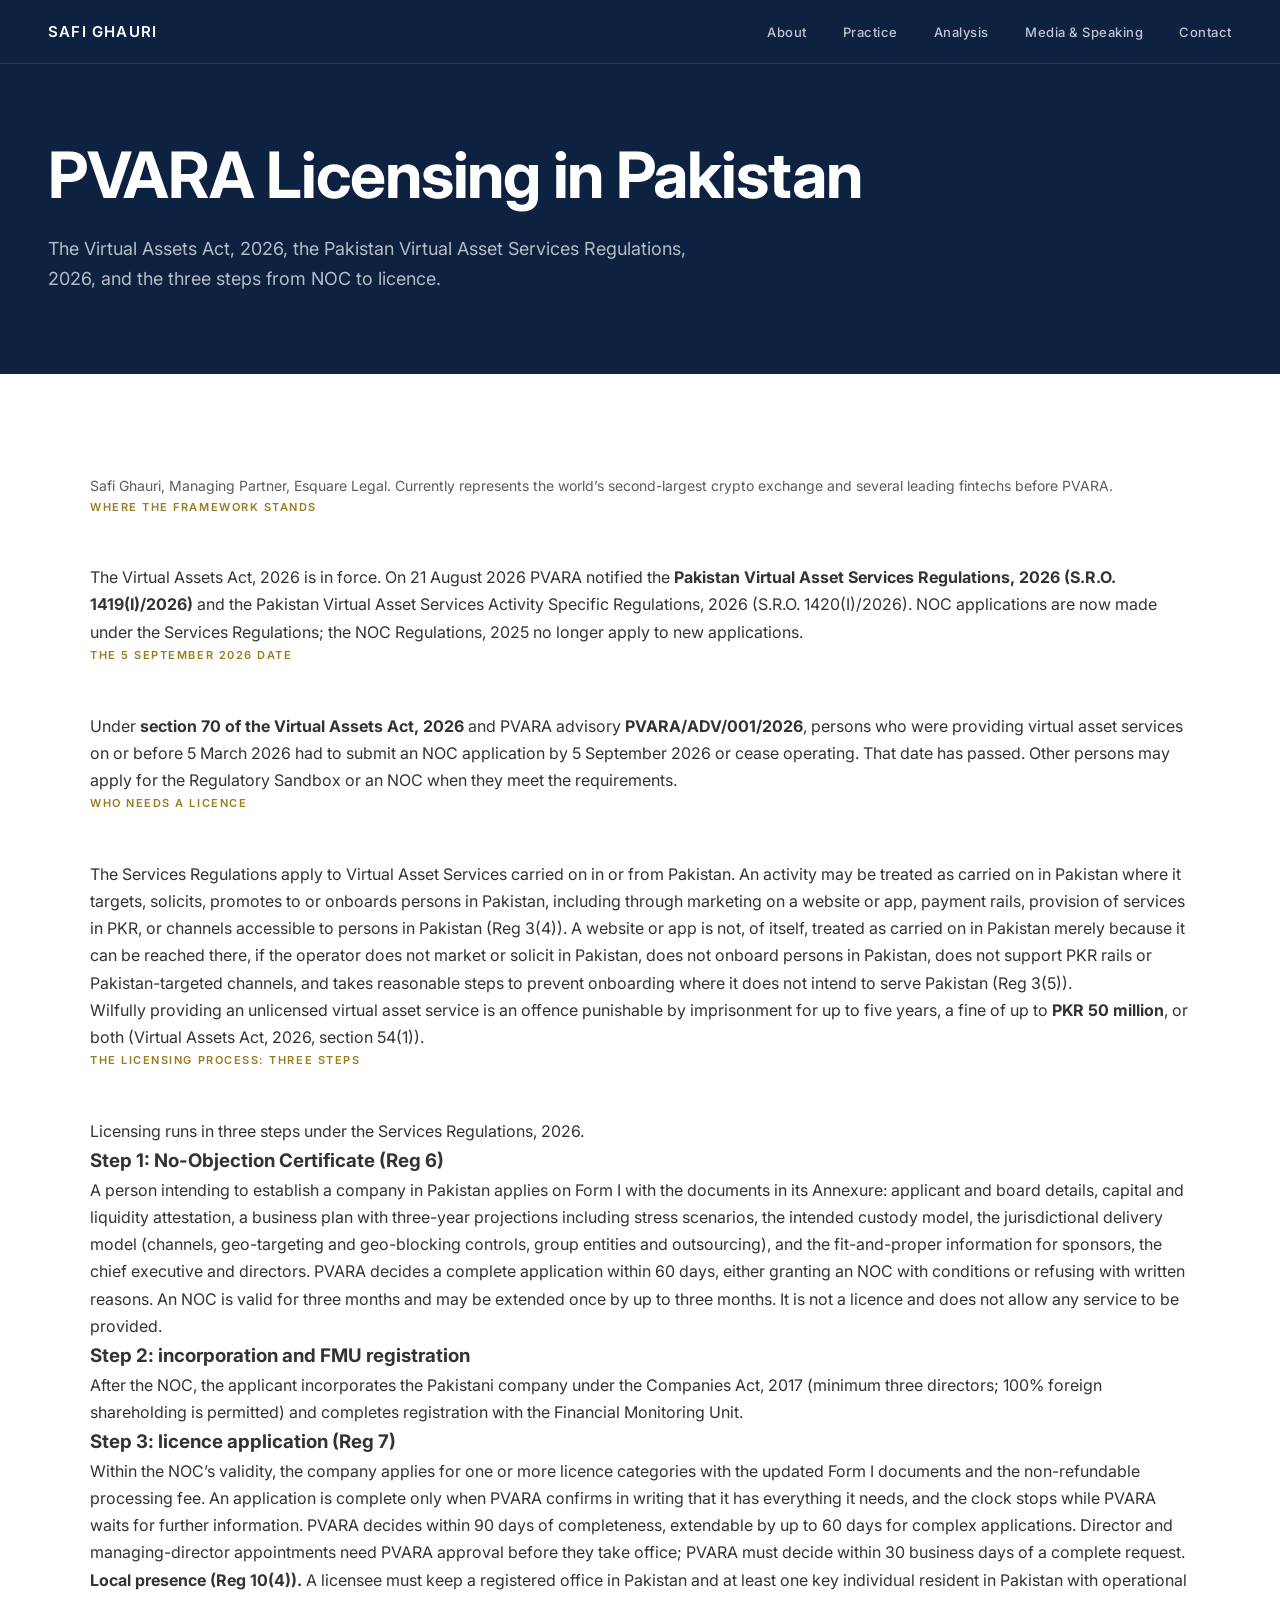
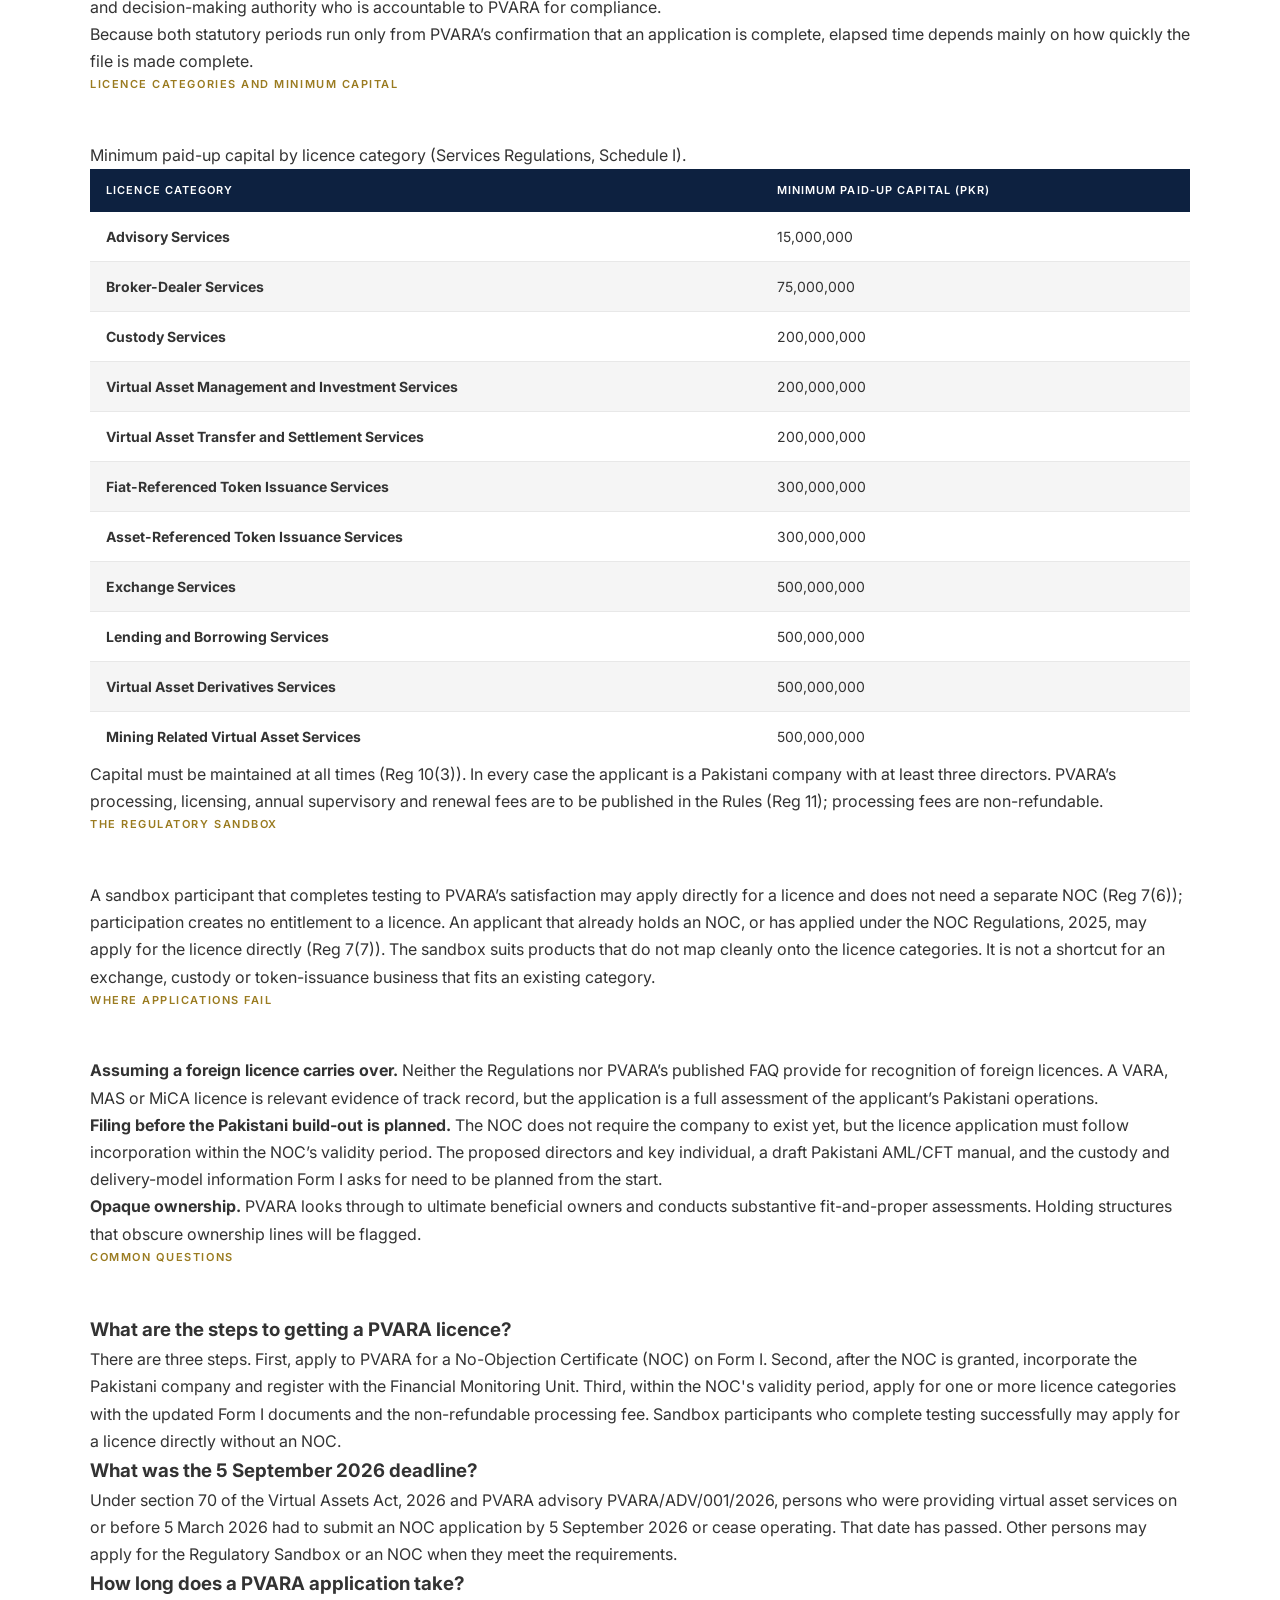
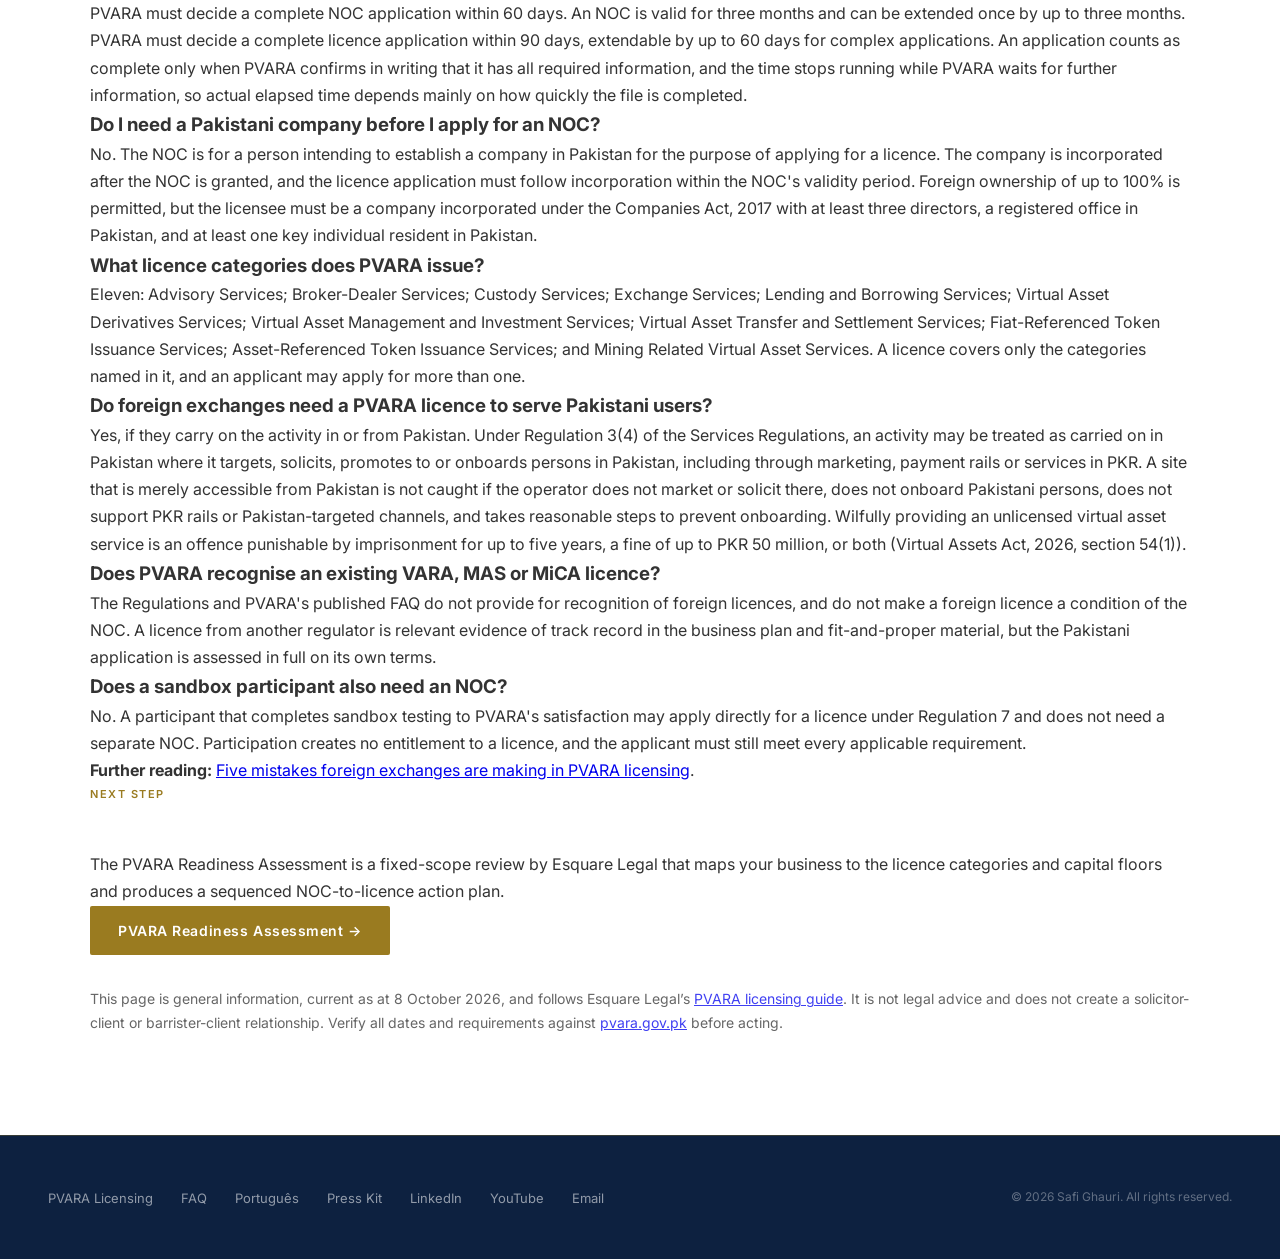
<file: pvara.html>
<!DOCTYPE html>
<html lang="en">
<head>
<meta charset="UTF-8">
  <link rel="preconnect" href="https://fonts.googleapis.com">
  <link rel="preconnect" href="https://fonts.gstatic.com" crossorigin>
  <link rel="stylesheet" href="https://fonts.googleapis.com/css2?family=Inter:wght@300;400;500;600;700&family=Fraunces:wght@500;600&display=swap">
<meta name="viewport" content="width=device-width, initial-scale=1.0">
<title>PVARA Licensing in Pakistan — NOC to Licence | Safi Ghauri</title>
  <meta name="keywords" content="PVARA licence, PVARA NOC, Virtual Assets Act 2026, VASP licence Pakistan, crypto licence Pakistan, Pakistan Virtual Asset Services Regulations 2026, S.R.O. 1419(I)/2026, FMU registration, Companies Act 2017">
  <meta name="description" content="PVARA licensing in Pakistan under the Virtual Assets Act, 2026 and the Pakistan Virtual Asset Services Regulations, 2026 (S.R.O. 1419(I)/2026): NOC under Reg 6, incorporation and FMU registration, then the licence application under Reg 7.">
  <meta property="og:title" content="PVARA Licensing in Pakistan — NOC to Licence">
  <meta property="og:description" content="The Virtual Assets Act, 2026, the Services Regulations, 2026, and the three steps from NOC to licence.">
  <meta property="og:url" content="https://www.safighauri.com/pvara.html">
  <meta property="og:type" content="website">
  <meta property="og:image" content="https://www.safighauri.com/headshot.png">
  <meta name="twitter:card" content="summary_large_image">
  <meta name="twitter:title" content="PVARA Licensing in Pakistan — NOC to Licence">
  <meta name="twitter:description" content="The Virtual Assets Act, 2026, the Services Regulations, 2026, and the three steps from NOC to licence.">
  <meta name="twitter:image" content="https://www.safighauri.com/headshot.png">
  <link rel="canonical" href="https://www.safighauri.com/pvara.html">
  <link rel="alternate" href="https://www.wikidata.org/wiki/Q139568272">
<link rel="stylesheet" href="styles.css">
  <!-- Google Analytics GA4 Code -->
<script async src="https://www.googletagmanager.com/gtag/js?id=G-TPERW6B13T"></script>
<script>
  window.dataLayer = window.dataLayer || [];
  function gtag(){dataLayer.push(arguments);}
  gtag('js', new Date());
  gtag('config', 'G-TPERW6B13T');
</script>
<!-- JSON-LD Schema -->
<script type="application/ld+json">
{
  "@context": "https://schema.org",
  "@type": "FAQPage",
  "mainEntity": [
    {
      "@type": "Question",
      "name": "What are the steps to getting a PVARA licence?",
      "acceptedAnswer": {
        "@type": "Answer",
        "text": "There are three steps. First, apply to PVARA for a No-Objection Certificate (NOC) on Form I. Second, after the NOC is granted, incorporate the Pakistani company and register with the Financial Monitoring Unit. Third, within the NOC's validity period, apply for one or more licence categories with the updated Form I documents and the non-refundable processing fee. Sandbox participants who complete testing successfully may apply for a licence directly without an NOC."
      }
    },
    {
      "@type": "Question",
      "name": "What was the 5 September 2026 deadline?",
      "acceptedAnswer": {
        "@type": "Answer",
        "text": "Under section 70 of the Virtual Assets Act, 2026 and PVARA advisory PVARA/ADV/001/2026, persons who were providing virtual asset services on or before 5 March 2026 had to submit an NOC application by 5 September 2026 or cease operating. That date has passed. Other persons may apply for the Regulatory Sandbox or an NOC when they meet the requirements."
      }
    },
    {
      "@type": "Question",
      "name": "How long does a PVARA application take?",
      "acceptedAnswer": {
        "@type": "Answer",
        "text": "PVARA must decide a complete NOC application within 60 days. An NOC is valid for three months and can be extended once by up to three months. PVARA must decide a complete licence application within 90 days, extendable by up to 60 days for complex applications. An application counts as complete only when PVARA confirms in writing that it has all required information, and the time stops running while PVARA waits for further information, so actual elapsed time depends mainly on how quickly the file is completed."
      }
    },
    {
      "@type": "Question",
      "name": "Do I need a Pakistani company before I apply for an NOC?",
      "acceptedAnswer": {
        "@type": "Answer",
        "text": "No. The NOC is for a person intending to establish a company in Pakistan for the purpose of applying for a licence. The company is incorporated after the NOC is granted, and the licence application must follow incorporation within the NOC's validity period. Foreign ownership of up to 100% is permitted, but the licensee must be a company incorporated under the Companies Act, 2017 with at least three directors, a registered office in Pakistan, and at least one key individual resident in Pakistan."
      }
    },
    {
      "@type": "Question",
      "name": "What licence categories does PVARA issue?",
      "acceptedAnswer": {
        "@type": "Answer",
        "text": "Eleven: Advisory Services; Broker-Dealer Services; Custody Services; Exchange Services; Lending and Borrowing Services; Virtual Asset Derivatives Services; Virtual Asset Management and Investment Services; Virtual Asset Transfer and Settlement Services; Fiat-Referenced Token Issuance Services; Asset-Referenced Token Issuance Services; and Mining Related Virtual Asset Services. A licence covers only the categories named in it, and an applicant may apply for more than one."
      }
    },
    {
      "@type": "Question",
      "name": "Do foreign exchanges need a PVARA licence to serve Pakistani users?",
      "acceptedAnswer": {
        "@type": "Answer",
        "text": "Yes, if they carry on the activity in or from Pakistan. Under Regulation 3(4) of the Services Regulations, an activity may be treated as carried on in Pakistan where it targets, solicits, promotes to or onboards persons in Pakistan, including through marketing, payment rails or services in PKR. A site that is merely accessible from Pakistan is not caught if the operator does not market or solicit there, does not onboard Pakistani persons, does not support PKR rails or Pakistan-targeted channels, and takes reasonable steps to prevent onboarding. Wilfully providing an unlicensed virtual asset service is an offence punishable by imprisonment for up to five years, a fine of up to PKR 50 million, or both (Virtual Assets Act, 2026, section 54(1))."
      }
    },
    {
      "@type": "Question",
      "name": "Does PVARA recognise an existing VARA, MAS or MiCA licence?",
      "acceptedAnswer": {
        "@type": "Answer",
        "text": "The Regulations and PVARA's published FAQ do not provide for recognition of foreign licences, and do not make a foreign licence a condition of the NOC. A licence from another regulator is relevant evidence of track record in the business plan and fit-and-proper material, but the Pakistani application is assessed in full on its own terms."
      }
    },
    {
      "@type": "Question",
      "name": "Does a sandbox participant also need an NOC?",
      "acceptedAnswer": {
        "@type": "Answer",
        "text": "No. A participant that completes sandbox testing to PVARA's satisfaction may apply directly for a licence under Regulation 7 and does not need a separate NOC. Participation creates no entitlement to a licence, and the applicant must still meet every applicable requirement."
      }
    }
  ]
}
</script>
</head>
<body>

<nav>
  <a href="/" class="nav-logo">Safi Ghauri</a>
  <ul class="nav-links">
    <li><a href="about.html">About</a></li>
    <li><a href="practice.html">Practice</a></li>
    <li><a href="intelligence.html">Analysis</a></li>
    <li><a href="media-speaking.html">Media &amp; Speaking</a></li>
    <li><a href="contact.html">Contact</a></li>
  </ul>
  <button class="nav-hamburger" onclick="toggleMenu()" id="hamburger" aria-label="Menu">
    <span></span><span></span><span></span>
  </button>
</nav>
<div class="mobile-menu" id="mobileMenu">
  <a href="/">Home</a>
  <a href="about.html">About</a>
  <a href="practice.html">Practice</a>
  <a href="intelligence.html">Analysis</a>
  <a href="media-speaking.html">Media &amp; Speaking</a>
  <a href="contact.html">Contact</a>
</div>
<script>
function toggleMenu() {
  document.getElementById('mobileMenu').classList.toggle('open');
  document.getElementById('hamburger').classList.toggle('open');
}
</script>

<div class="page-header">
  <div>
    <h1>PVARA Licensing in Pakistan</h1>
    <p>The Virtual Assets Act, 2026, the Pakistan Virtual Asset Services Regulations, 2026, and the three steps from NOC to licence.</p>
  </div>
</div>

<section>
  <div class="section-inner">

    <p style="font-size:14px;opacity:.8;">Safi Ghauri, Managing Partner, Esquare Legal. Currently represents the world&rsquo;s second-largest crypto exchange and several leading fintechs before PVARA.</p>

    <h2 class="section-title">Where the framework stands</h2>
    <p>The Virtual Assets Act, 2026 is in force. On 21 August 2026 PVARA notified the <strong>Pakistan Virtual Asset Services Regulations, 2026 (S.R.O. 1419(I)/2026)</strong> and the Pakistan Virtual Asset Services Activity Specific Regulations, 2026 (S.R.O. 1420(I)/2026). NOC applications are now made under the Services Regulations; the NOC Regulations, 2025 no longer apply to new applications.</p>

    <h2 class="section-title">The 5 September 2026 date</h2>
    <p>Under <strong>section 70 of the Virtual Assets Act, 2026</strong> and PVARA advisory <strong>PVARA/ADV/001/2026</strong>, persons who were providing virtual asset services on or before 5 March 2026 had to submit an NOC application by 5 September 2026 or cease operating. That date has passed. Other persons may apply for the Regulatory Sandbox or an NOC when they meet the requirements.</p>

    <h2 class="section-title">Who needs a licence</h2>
    <p>The Services Regulations apply to Virtual Asset Services carried on in or from Pakistan. An activity may be treated as carried on in Pakistan where it targets, solicits, promotes to or onboards persons in Pakistan, including through marketing on a website or app, payment rails, provision of services in PKR, or channels accessible to persons in Pakistan (Reg 3(4)). A website or app is not, of itself, treated as carried on in Pakistan merely because it can be reached there, if the operator does not market or solicit in Pakistan, does not onboard persons in Pakistan, does not support PKR rails or Pakistan-targeted channels, and takes reasonable steps to prevent onboarding where it does not intend to serve Pakistan (Reg 3(5)).</p>
    <p>Wilfully providing an unlicensed virtual asset service is an offence punishable by imprisonment for up to five years, a fine of up to <strong>PKR 50 million</strong>, or both (Virtual Assets Act, 2026, section 54(1)).</p>

    <h2 class="section-title">The licensing process: three steps</h2>
    <p>Licensing runs in three steps under the Services Regulations, 2026.</p>
    <h3>Step 1: No-Objection Certificate (Reg 6)</h3>
    <p>A person intending to establish a company in Pakistan applies on Form I with the documents in its Annexure: applicant and board details, capital and liquidity attestation, a business plan with three-year projections including stress scenarios, the intended custody model, the jurisdictional delivery model (channels, geo-targeting and geo-blocking controls, group entities and outsourcing), and the fit-and-proper information for sponsors, the chief executive and directors. PVARA decides a complete application within 60 days, either granting an NOC with conditions or refusing with written reasons. An NOC is valid for three months and may be extended once by up to three months. It is not a licence and does not allow any service to be provided.</p>
    <h3>Step 2: incorporation and FMU registration</h3>
    <p>After the NOC, the applicant incorporates the Pakistani company under the Companies Act, 2017 (minimum three directors; 100% foreign shareholding is permitted) and completes registration with the Financial Monitoring Unit.</p>
    <h3>Step 3: licence application (Reg 7)</h3>
    <p>Within the NOC&rsquo;s validity, the company applies for one or more licence categories with the updated Form I documents and the non-refundable processing fee. An application is complete only when PVARA confirms in writing that it has everything it needs, and the clock stops while PVARA waits for further information. PVARA decides within 90 days of completeness, extendable by up to 60 days for complex applications. Director and managing-director appointments need PVARA approval before they take office; PVARA must decide within 30 business days of a complete request.</p>
    <p><strong>Local presence (Reg 10(4)).</strong> A licensee must keep a registered office in Pakistan and at least one key individual resident in Pakistan with operational and decision-making authority who is accountable to PVARA for compliance.</p>
    <p>Because both statutory periods run only from PVARA&rsquo;s confirmation that an application is complete, elapsed time depends mainly on how quickly the file is made complete.</p>

    <h2 class="section-title">Licence categories and minimum capital</h2>
    <p>Minimum paid-up capital by licence category (Services Regulations, Schedule I).</p>
    <table class="styled-table">
      <thead><tr><th>Licence category</th><th>Minimum paid-up capital (PKR)</th></tr></thead>
      <tbody>
        <tr><td><strong>Advisory Services</strong></td><td>15,000,000</td></tr>
        <tr><td><strong>Broker-Dealer Services</strong></td><td>75,000,000</td></tr>
        <tr><td><strong>Custody Services</strong></td><td>200,000,000</td></tr>
        <tr><td><strong>Virtual Asset Management and Investment Services</strong></td><td>200,000,000</td></tr>
        <tr><td><strong>Virtual Asset Transfer and Settlement Services</strong></td><td>200,000,000</td></tr>
        <tr><td><strong>Fiat-Referenced Token Issuance Services</strong></td><td>300,000,000</td></tr>
        <tr><td><strong>Asset-Referenced Token Issuance Services</strong></td><td>300,000,000</td></tr>
        <tr><td><strong>Exchange Services</strong></td><td>500,000,000</td></tr>
        <tr><td><strong>Lending and Borrowing Services</strong></td><td>500,000,000</td></tr>
        <tr><td><strong>Virtual Asset Derivatives Services</strong></td><td>500,000,000</td></tr>
        <tr><td><strong>Mining Related Virtual Asset Services</strong></td><td>500,000,000</td></tr>
      </tbody>
    </table>
    <p>Capital must be maintained at all times (Reg 10(3)). In every case the applicant is a Pakistani company with at least three directors. PVARA&rsquo;s processing, licensing, annual supervisory and renewal fees are to be published in the Rules (Reg 11); processing fees are non-refundable.</p>

    <h2 class="section-title">The Regulatory Sandbox</h2>
    <p>A sandbox participant that completes testing to PVARA&rsquo;s satisfaction may apply directly for a licence and does not need a separate NOC (Reg 7(6)); participation creates no entitlement to a licence. An applicant that already holds an NOC, or has applied under the NOC Regulations, 2025, may apply for the licence directly (Reg 7(7)). The sandbox suits products that do not map cleanly onto the licence categories. It is not a shortcut for an exchange, custody or token-issuance business that fits an existing category.</p>

    <h2 class="section-title">Where applications fail</h2>
    <p><strong>Assuming a foreign licence carries over.</strong> Neither the Regulations nor PVARA&rsquo;s published FAQ provide for recognition of foreign licences. A VARA, MAS or MiCA licence is relevant evidence of track record, but the application is a full assessment of the applicant&rsquo;s Pakistani operations.</p>
    <p><strong>Filing before the Pakistani build-out is planned.</strong> The NOC does not require the company to exist yet, but the licence application must follow incorporation within the NOC&rsquo;s validity period. The proposed directors and key individual, a draft Pakistani AML/CFT manual, and the custody and delivery-model information Form I asks for need to be planned from the start.</p>
    <p><strong>Opaque ownership.</strong> PVARA looks through to ultimate beneficial owners and conducts substantive fit-and-proper assessments. Holding structures that obscure ownership lines will be flagged.</p>

    <h2 class="section-title">Common questions</h2>
    <div class="faq-list">
      <div class="faq-item">
        <h3 class="faq-q">What are the steps to getting a PVARA licence?</h3>
        <p class="faq-a">There are three steps. First, apply to PVARA for a No-Objection Certificate (NOC) on Form I. Second, after the NOC is granted, incorporate the Pakistani company and register with the Financial Monitoring Unit. Third, within the NOC's validity period, apply for one or more licence categories with the updated Form I documents and the non-refundable processing fee. Sandbox participants who complete testing successfully may apply for a licence directly without an NOC.</p>
      </div>
      <div class="faq-item">
        <h3 class="faq-q">What was the 5 September 2026 deadline?</h3>
        <p class="faq-a">Under section 70 of the Virtual Assets Act, 2026 and PVARA advisory PVARA/ADV/001/2026, persons who were providing virtual asset services on or before 5 March 2026 had to submit an NOC application by 5 September 2026 or cease operating. That date has passed. Other persons may apply for the Regulatory Sandbox or an NOC when they meet the requirements.</p>
      </div>
      <div class="faq-item">
        <h3 class="faq-q">How long does a PVARA application take?</h3>
        <p class="faq-a">PVARA must decide a complete NOC application within 60 days. An NOC is valid for three months and can be extended once by up to three months. PVARA must decide a complete licence application within 90 days, extendable by up to 60 days for complex applications. An application counts as complete only when PVARA confirms in writing that it has all required information, and the time stops running while PVARA waits for further information, so actual elapsed time depends mainly on how quickly the file is completed.</p>
      </div>
      <div class="faq-item">
        <h3 class="faq-q">Do I need a Pakistani company before I apply for an NOC?</h3>
        <p class="faq-a">No. The NOC is for a person intending to establish a company in Pakistan for the purpose of applying for a licence. The company is incorporated after the NOC is granted, and the licence application must follow incorporation within the NOC's validity period. Foreign ownership of up to 100% is permitted, but the licensee must be a company incorporated under the Companies Act, 2017 with at least three directors, a registered office in Pakistan, and at least one key individual resident in Pakistan.</p>
      </div>
      <div class="faq-item">
        <h3 class="faq-q">What licence categories does PVARA issue?</h3>
        <p class="faq-a">Eleven: Advisory Services; Broker-Dealer Services; Custody Services; Exchange Services; Lending and Borrowing Services; Virtual Asset Derivatives Services; Virtual Asset Management and Investment Services; Virtual Asset Transfer and Settlement Services; Fiat-Referenced Token Issuance Services; Asset-Referenced Token Issuance Services; and Mining Related Virtual Asset Services. A licence covers only the categories named in it, and an applicant may apply for more than one.</p>
      </div>
      <div class="faq-item">
        <h3 class="faq-q">Do foreign exchanges need a PVARA licence to serve Pakistani users?</h3>
        <p class="faq-a">Yes, if they carry on the activity in or from Pakistan. Under Regulation 3(4) of the Services Regulations, an activity may be treated as carried on in Pakistan where it targets, solicits, promotes to or onboards persons in Pakistan, including through marketing, payment rails or services in PKR. A site that is merely accessible from Pakistan is not caught if the operator does not market or solicit there, does not onboard Pakistani persons, does not support PKR rails or Pakistan-targeted channels, and takes reasonable steps to prevent onboarding. Wilfully providing an unlicensed virtual asset service is an offence punishable by imprisonment for up to five years, a fine of up to PKR 50 million, or both (Virtual Assets Act, 2026, section 54(1)).</p>
      </div>
      <div class="faq-item">
        <h3 class="faq-q">Does PVARA recognise an existing VARA, MAS or MiCA licence?</h3>
        <p class="faq-a">The Regulations and PVARA's published FAQ do not provide for recognition of foreign licences, and do not make a foreign licence a condition of the NOC. A licence from another regulator is relevant evidence of track record in the business plan and fit-and-proper material, but the Pakistani application is assessed in full on its own terms.</p>
      </div>
      <div class="faq-item">
        <h3 class="faq-q">Does a sandbox participant also need an NOC?</h3>
        <p class="faq-a">No. A participant that completes sandbox testing to PVARA's satisfaction may apply directly for a licence under Regulation 7 and does not need a separate NOC. Participation creates no entitlement to a licence, and the applicant must still meet every applicable requirement.</p>
      </div>
    </div>

    <p><strong>Further reading:</strong> <a href="pvara-mistakes.html">Five mistakes foreign exchanges are making in PVARA licensing</a>.</p>

    <h2 class="section-title">Next step</h2>
    <p>The PVARA Readiness Assessment is a fixed-scope review by Esquare Legal that maps your business to the licence categories and capital floors and produces a sequenced NOC-to-licence action plan.</p>
    <p><a class="btn btn-gold" href="https://esquarelegal.com/pvara-readiness-assessment/">PVARA Readiness Assessment &rarr;</a></p>
    <p style="font-size:14px;opacity:.75;margin-top:32px;">This page is general information, current as at 8 October 2026, and follows Esquare Legal&rsquo;s <a href="https://esquarelegal.com/pvara-licensing-pakistan/">PVARA licensing guide</a>. It is not legal advice and does not create a solicitor-client or barrister-client relationship. Verify all dates and requirements against <a href="https://pvara.gov.pk" target="_blank" rel="noopener">pvara.gov.pk</a> before acting.</p>

  </div>
</section>

<footer>
  <ul class="footer-links">
    <li><a href="pvara.html">PVARA Licensing</a></li>
    <li><a href="faq.html">FAQ</a></li>
    <li><a href="direito-cripto-dubai.html" hreflang="pt-BR" lang="pt-BR">Português</a></li>
    <li><a href="press-kit.html">Press Kit</a></li>
    <li><a href="https://linkedin.com/in/safi-ghauri" target="_blank" rel="noopener">LinkedIn</a></li>
    <li><a href="https://www.youtube.com/@ghaurisafi" target="_blank" rel="noopener">YouTube</a></li>
    <li><a href="mailto:safighauri@esquarelegal.com">Email</a></li>
  </ul>
  <span class="footer-copy">© 2026 Safi Ghauri. All rights reserved.</span>
</footer>

</body>
</html>
</file>
<file: styles.css>
*, *::before, *::after { box-sizing: border-box; margin: 0; padding: 0; }

:root {
  --navy: #0D2140;
  --gold: #9A7B20;
  --gold-light: #B8952A;
  --white: #FFFFFF;
  --charcoal: #333333;
  --grey-bg: #F5F5F5;
  --grey-mid: #E8E8E8;
  --grey-text: #888888;
  --font: 'Inter', sans-serif;
  --font-display: 'Fraunces', serif;
}

html { scroll-behavior: smooth; }

body {
  font-family: var(--font);
  color: var(--charcoal);
  background: var(--white);
  line-height: 1.7;
  font-size: 16px;
  -webkit-font-smoothing: antialiased;
}

/* NAV */
nav {
  position: fixed;
  top: 0;
  left: 0;
  right: 0;
  z-index: 100;
  background: var(--navy);
  display: flex;
  align-items: center;
  justify-content: space-between;
  padding: 0 48px;
  height: 64px;
  border-bottom: 1px solid rgba(154,123,32,0.25);
}

.nav-logo {
  font-size: 15px;
  font-weight: 600;
  color: var(--white);
  letter-spacing: 0.08em;
  text-decoration: none;
  text-transform: uppercase;
}

.nav-links {
  display: flex;
  gap: 36px;
  list-style: none;
}

.nav-links a {
  font-size: 13px;
  font-weight: 500;
  color: rgba(255,255,255,0.75);
  text-decoration: none;
  letter-spacing: 0.04em;
  transition: color 0.2s;
}

.nav-links a:hover,
.nav-links a.active { color: var(--gold); }

/* BUTTONS */
.btn {
  display: inline-block;
  padding: 13px 28px;
  font-size: 14px;
  font-weight: 600;
  letter-spacing: 0.04em;
  text-decoration: none;
  border-radius: 2px;
  transition: all 0.2s;
  cursor: pointer;
  border: none;
}

.btn-gold {
  background: var(--gold);
  color: var(--white);
}
.btn-gold:hover { background: var(--gold-light); }

.btn-outline {
  background: transparent;
  color: var(--white);
  border: 1.5px solid rgba(255,255,255,0.6);
}
.btn-outline:hover { border-color: var(--white); color: var(--white); }

.btn-navy {
  background: var(--navy);
  color: var(--white);
}
.btn-navy:hover { background: #162d54; }

/* HERO */
.hero {
  background: var(--navy);
  min-height: 100vh;
  display: flex;
  flex-direction: column;
  justify-content: center;
  padding: 120px 48px 80px;
  position: relative;
}

.hero-content { max-width: 820px; }

.hero h1 {
  font-size: clamp(56px, 7vw, 96px);
  font-weight: 600;
  font-family: var(--font-display);
  color: var(--white);
  letter-spacing: -0.02em;
  line-height: 1.05;
  margin-bottom: 20px;
}

.hero-subtitle {
  font-size: clamp(18px, 2.2vw, 24px);
  font-weight: 400;
  color: var(--gold);
  letter-spacing: 0.04em;
  margin-bottom: 14px;
}

.hero-location {
  font-size: 14px;
  color: rgba(255,255,255,0.55);
  letter-spacing: 0.08em;
  margin-bottom: 48px;
  text-transform: uppercase;
}

.hero-btns { display: flex; gap: 16px; flex-wrap: wrap; }

/* MEDIA STRIP */
.media-strip {
  background: var(--white);
  padding: 24px 48px;
  border-bottom: 1px solid var(--grey-mid);
  display: flex;
  align-items: center;
  gap: 32px;
  flex-wrap: wrap;
}

.media-strip-label {
  font-size: 11px;
  font-weight: 600;
  color: var(--grey-text);
  letter-spacing: 0.12em;
  text-transform: uppercase;
  white-space: nowrap;
}

.media-strip-pubs {
  font-size: 13px;
  color: #777;
  letter-spacing: 0.02em;
}

/* SECTIONS */
section { padding: 100px 48px; }

.section-inner { max-width: 1100px; margin: 0 auto; }

.section-title {
  font-size: 11px;
  font-weight: 600;
  letter-spacing: 0.14em;
  text-transform: uppercase;
  color: var(--gold);
  margin-bottom: 48px;
}

/* THREE COLUMNS */
.three-col {
  display: grid;
  grid-template-columns: repeat(3, 1fr);
  gap: 32px;
}

.col-card {
  padding: 32px;
  border: 1px solid var(--grey-mid);
  border-top: 2px solid var(--gold);
}

.col-card-role {
  font-size: 13px;
  font-weight: 700;
  color: var(--navy);
  text-transform: uppercase;
  letter-spacing: 0.06em;
  margin-bottom: 6px;
}

.col-card-firm {
  font-size: 15px;
  font-weight: 600;
  color: var(--gold);
  margin-bottom: 12px;
}

.col-card-desc {
  font-size: 14px;
  color: var(--charcoal);
  line-height: 1.6;
}

/* ANCHOR STATEMENT */
.anchor-section {
  padding: 80px 48px;
  text-align: center;
}

.anchor-statement {
  font-size: clamp(22px, 2.8vw, 32px);
  font-weight: 400;
  color: var(--navy);
  line-height: 1.4;
  max-width: 800px;
  margin: 0 auto;
  letter-spacing: -0.01em;
}

/* WORK CARDS */
.cards-section {
  background: var(--grey-bg);
  padding: 80px 48px;
}

.cards-grid {
  display: grid;
  grid-template-columns: repeat(3, 1fr);
  gap: 24px;
}

.work-card {
  background: var(--white);
  padding: 32px;
  border-bottom: 2px solid transparent;
  transition: border-color 0.2s, box-shadow 0.2s;
}

.work-card:hover {
  border-bottom-color: var(--gold);
  box-shadow: 0 4px 20px rgba(0,0,0,0.07);
}

.card-tag {
  font-size: 11px;
  font-weight: 600;
  color: var(--navy);
  letter-spacing: 0.12em;
  text-transform: uppercase;
  margin-bottom: 14px;
}

.card-title {
  font-size: 16px;
  font-weight: 700;
  color: var(--navy);
  margin-bottom: 10px;
  line-height: 1.35;
}

.card-desc {
  font-size: 14px;
  color: var(--charcoal);
  line-height: 1.65;
}

.card-link {
  display: inline-block;
  margin-top: 16px;
  font-size: 13px;
  font-weight: 600;
  color: var(--gold);
  text-decoration: none;
  letter-spacing: 0.02em;
}

.card-link:hover { color: var(--gold-light); }

/* SHORT BIO */
.bio-section {
  padding: 100px 48px;
  text-align: center;
}

.bio-inner {
  max-width: 700px;
  margin: 0 auto;
}

.bio-inner p {
  font-size: 17px;
  line-height: 1.75;
  color: var(--charcoal);
  margin-bottom: 20px;
  text-align: left;
  text-wrap: pretty;
}

.bio-link {
  display: inline-flex;
  align-items: center;
  gap: 6px;
  font-size: 14px;
  font-weight: 600;
  color: var(--gold);
  text-decoration: none;
  margin-top: 8px;
}

.bio-link:hover { color: var(--gold-light); }

/* CTA STRIP */
.cta-strip {
  background: var(--navy);
  padding: 80px 48px;
  text-align: center;
}

.cta-strip p {
  font-size: 20px;
  color: rgba(255,255,255,0.85);
  margin-bottom: 32px;
  line-height: 1.5;
}

/* PULL QUOTES */
.pull-quote {
  border-left: 3px solid var(--gold);
  padding: 20px 32px;
  margin: 48px auto;
  max-width: 700px;
}

.pull-quote p {
  font-size: clamp(20px, 2.2vw, 26px) !important;
  font-weight: 300 !important;
  font-style: italic;
  color: var(--navy) !important;
  line-height: 1.4 !important;
  margin: 0 !important;
}

/* PAGE HEADERS */
.page-header {
  background: var(--navy);
  padding: 140px 48px 80px;
}

.page-header h1 {
  font-size: clamp(40px, 5vw, 68px);
  font-weight: 700;
  color: var(--white);
  letter-spacing: -0.02em;
  margin-bottom: 24px;
  line-height: 1.1;
}

.page-header p {
  font-size: 18px;
  color: rgba(255,255,255,0.7);
  max-width: 640px;
  line-height: 1.65;
}

/* LONG FORM TEXT */
.long-form {
  max-width: 720px;
  margin: 0 auto;
}

.long-form h2 {
  font-size: 22px;
  font-weight: 500;
  font-family: var(--font-display);
  color: var(--navy);
  margin: 52px 0 16px;
  letter-spacing: -0.01em;
}

.long-form p {
  font-size: 17px;
  line-height: 1.75;
  color: var(--charcoal);
  margin-bottom: 20px;
  text-wrap: pretty;
}

/* CREDENTIALS PANEL */
.credentials-panel {
  border-left: 3px solid var(--gold);
  padding: 28px 32px;
  background: var(--grey-bg);
}

.credentials-panel h3 {
  font-size: 11px;
  font-weight: 700;
  letter-spacing: 0.12em;
  text-transform: uppercase;
  color: var(--gold);
  margin-bottom: 20px;
}

.cred-row {
  display: grid;
  grid-template-columns: 1fr 1fr;
  gap: 12px 24px;
  margin-bottom: 8px;
}

.cred-label {
  font-size: 12px;
  font-weight: 600;
  color: var(--navy);
  text-transform: uppercase;
  letter-spacing: 0.06em;
}

.cred-value {
  font-size: 13px;
  color: var(--charcoal);
  line-height: 1.5;
}

/* TABLES */
.styled-table {
  width: 100%;
  border-collapse: collapse;
  font-size: 14px;
}

.styled-table th {
  text-align: left;
  padding: 12px 16px;
  background: var(--navy);
  color: var(--white);
  font-size: 11px;
  font-weight: 600;
  letter-spacing: 0.1em;
  text-transform: uppercase;
}

.styled-table td {
  padding: 14px 16px;
  border-bottom: 1px solid var(--grey-mid);
  vertical-align: top;
  line-height: 1.5;
}

.styled-table tr:last-child td { border-bottom: none; }
.styled-table tr:nth-child(even) td { background: var(--grey-bg); }

/* EXPANDABLE CARDS */
.expand-card {
  background: var(--white);
  border: 1px solid var(--grey-mid);
  border-top: 2px solid var(--gold);
  margin-bottom: 0;
  overflow: hidden;
  transition: box-shadow 0.2s;
}

.expand-card:hover { box-shadow: 0 4px 20px rgba(0,0,0,0.08); }

.expand-header {
  padding: 28px 32px;
  cursor: pointer;
  display: flex;
  justify-content: space-between;
  align-items: flex-start;
  gap: 20px;
}

.expand-title {
  font-size: 17px;
  font-weight: 700;
  color: var(--navy);
  margin-bottom: 6px;
}

.expand-preview {
  font-size: 14px;
  color: var(--grey-text);
  line-height: 1.5;
}

.expand-icon {
  font-size: 20px;
  color: var(--gold);
  flex-shrink: 0;
  transition: transform 0.2s;
  line-height: 1;
  margin-top: 4px;
}

.expand-card.open .expand-icon { transform: rotate(45deg); }

.expand-body {
  display: none;
  padding: 0 32px 28px;
  font-size: 15px;
  line-height: 1.7;
  color: var(--charcoal);
  border-top: 1px solid var(--grey-mid);
}

.expand-card.open .expand-body { display: block; }

/* COPY BUTTON */
.copy-btn {
  display: inline-flex;
  align-items: center;
  gap: 6px;
  padding: 8px 16px;
  font-size: 12px;
  font-weight: 600;
  letter-spacing: 0.06em;
  text-transform: uppercase;
  color: var(--navy);
  background: var(--grey-bg);
  border: 1px solid var(--grey-mid);
  border-radius: 2px;
  cursor: pointer;
  transition: all 0.2s;
}

.copy-btn:hover { background: var(--navy); color: var(--white); }
.copy-btn.copied { background: var(--navy); color: var(--white); }

/* BIO BLOCK */
.bio-block {
  background: var(--grey-bg);
  padding: 28px 32px;
  margin-bottom: 24px;
}

.bio-block-label {
  font-size: 11px;
  font-weight: 700;
  letter-spacing: 0.12em;
  text-transform: uppercase;
  color: var(--gold);
  margin-bottom: 14px;
}

.bio-block p {
  font-size: 15px;
  line-height: 1.7;
  color: var(--charcoal);
  margin-bottom: 16px;
}

/* FOOTER */
footer {
  background: var(--navy);
  padding: 48px;
  display: flex;
  justify-content: space-between;
  align-items: center;
  flex-wrap: wrap;
  gap: 24px;
  border-top: 1px solid rgba(154,123,32,0.3);
}

.footer-links {
  display: flex;
  gap: 28px;
  list-style: none;
  flex-wrap: wrap;
}

.footer-links a {
  font-size: 13px;
  color: rgba(255,255,255,0.55);
  text-decoration: none;
  transition: color 0.2s;
}

.footer-links a:hover { color: var(--gold); }

.footer-copy {
  font-size: 12px;
  color: rgba(255,255,255,0.35);
}

/* DIVIDER */
.divider {
  border: none;
  border-top: 1px solid var(--grey-mid);
  margin: 48px 0;
}

/* CONTACT TABLE */
.contact-table {
  width: 100%;
  border-collapse: collapse;
}

.contact-table td {
  padding: 20px 0;
  border-bottom: 1px solid var(--grey-mid);
  font-size: 16px;
  vertical-align: top;
}

.contact-table td:first-child {
  font-size: 12px;
  font-weight: 600;
  letter-spacing: 0.1em;
  text-transform: uppercase;
  color: var(--grey-text);
  width: 200px;
  padding-right: 32px;
}

.contact-table a {
  color: var(--navy);
  text-decoration: none;
  font-weight: 500;
}

.contact-table a:hover { color: var(--gold); }

/* OPENING STATEMENT (Intelligence) */
.opening-statement {
  background: var(--navy);
  padding: 100px 48px;
  text-align: center;
}

.opening-statement p {
  font-size: clamp(20px, 2.5vw, 28px);
  font-weight: 300;
  color: var(--white);
  line-height: 1.55;
  max-width: 760px;
  margin: 0 auto;
  letter-spacing: -0.01em;
}

.opening-statement p + p {
  margin-top: 24px;
  font-size: clamp(15px, 1.6vw, 17px);
  color: rgba(255,255,255,0.65);
  font-weight: 400;
}

/* CITATION BLOCK */
.citation-block {
  border-left: 2px solid var(--grey-mid);
  padding: 16px 24px;
  margin-bottom: 24px;
}

.citation-pub {
  font-size: 11px;
  font-weight: 700;
  letter-spacing: 0.12em;
  text-transform: uppercase;
  color: var(--navy);
  margin-bottom: 6px;
}

.citation-text {
  font-size: 15px;
  color: var(--charcoal);
  line-height: 1.6;
  margin-bottom: 8px;
}

.citation-link {
  font-size: 13px;
  color: var(--gold);
  text-decoration: none;
  font-weight: 500;
}

.citation-link:hover { text-decoration: underline; }

/* PHOTO */
.photo-full {
  width: 100%;
  height: 480px;
  object-fit: cover;
  display: block;
}

.photo-speaking {
  width: 100%;
  height: 420px;
  object-fit: cover;
  object-position: center top;
  display: block;
}

/* PRESS KIT FACTS */
.facts-table {
  width: 100%;
  border-collapse: collapse;
}

.facts-table tr { border-bottom: 1px solid var(--grey-mid); }
.facts-table tr:last-child { border-bottom: none; }

.facts-table td {
  padding: 16px 0;
  font-size: 15px;
  vertical-align: top;
}

.facts-table td:first-child {
  font-size: 12px;
  font-weight: 700;
  letter-spacing: 0.08em;
  text-transform: uppercase;
  color: var(--grey-text);
  width: 200px;
  padding-right: 32px;
}

.facts-table td:last-child { color: var(--charcoal); }

.error-note {
  background: #fff8f0;
  border: 1px solid #f0d080;
  padding: 12px 20px;
  font-size: 13px;
  color: #8a6000;
  margin-top: 8px;
  line-height: 1.5;
}

/* HAMBURGER */
.nav-hamburger {
  display: none;
  background: none;
  border: none;
  cursor: pointer;
  padding: 4px;
  z-index: 200;
}

.nav-hamburger span {
  display: block;
  width: 22px;
  height: 2px;
  background: var(--white);
  margin: 5px 0;
  transition: all 0.25s;
}

.nav-hamburger.open span:nth-child(1) { transform: translateY(7px) rotate(45deg); }
.nav-hamburger.open span:nth-child(2) { opacity: 0; }
.nav-hamburger.open span:nth-child(3) { transform: translateY(-7px) rotate(-45deg); }

/* MOBILE MENU OVERLAY */
.mobile-menu {
  display: none;
  position: fixed;
  top: 64px;
  left: 0;
  right: 0;
  bottom: 0;
  background: var(--navy);
  z-index: 99;
  flex-direction: column;
  padding: 40px 32px;
  border-top: 1px solid rgba(154,123,32,0.3);
}

.mobile-menu.open { display: flex; }

.mobile-menu a {
  font-size: 22px;
  font-weight: 600;
  color: rgba(255,255,255,0.85);
  text-decoration: none;
  padding: 18px 0;
  border-bottom: 1px solid rgba(255,255,255,0.08);
  letter-spacing: 0.02em;
  transition: color 0.2s;
}

.mobile-menu a:hover,
.mobile-menu a.active { color: var(--gold); }

/* ABOUT LAYOUT */
.about-layout {
  display: grid;
  grid-template-columns: 1fr 340px;
  gap: 80px;
  align-items: start;
  max-width: 1100px;
  margin: 0 auto;
}

.about-sidebar {
  position: sticky;
  top: 96px;
}

/* WRITING CARDS */
.writing-cards {
  display: grid;
  grid-template-columns: repeat(3, 1fr);
  gap: 24px;
}

.writing-card {
  padding: 28px;
  border: 1px solid var(--grey-mid);
  border-top: 2px solid var(--gold);
}

.writing-card-label {
  font-size: 11px;
  font-weight: 700;
  letter-spacing: 0.12em;
  text-transform: uppercase;
  color: var(--gold);
  margin-bottom: 10px;
}

.writing-card-title {
  font-size: 16px;
  font-weight: 700;
  color: var(--navy);
  margin-bottom: 10px;
  line-height: 1.35;
}

.writing-card-desc {
  font-size: 14px;
  color: var(--charcoal);
  line-height: 1.6;
  margin-bottom: 16px;
}

.writing-card-link {
  font-size: 13px;
  font-weight: 600;
  color: var(--gold);
  text-decoration: none;
}

.writing-card-link:hover { color: var(--gold-light); }

/* TOPIC CARDS */
.topic-card {
  padding: 32px;
  border-left: 3px solid var(--gold);
  margin-bottom: 24px;
  background: var(--grey-bg);
}

.topic-title {
  font-size: 17px;
  font-weight: 700;
  color: var(--navy);
  margin-bottom: 10px;
}

.topic-desc {
  font-size: 15px;
  color: var(--charcoal);
  line-height: 1.65;
}

/* RESPONSIVE */
@media (max-width: 900px) {
  nav { padding: 0 24px; }
  .nav-links { display: none; }
  .nav-hamburger { display: block; }
  section { padding: 64px 24px; }
  .hero { padding: 100px 24px 64px; }
  .three-col { grid-template-columns: 1fr; }
  .cards-grid { grid-template-columns: 1fr; }
  .about-layout { grid-template-columns: 1fr; }
  .about-sidebar { position: static; }
  .writing-cards { grid-template-columns: 1fr; }
  .media-strip { padding: 20px 24px; }
  .page-header { padding: 100px 24px 60px; }
  .cta-strip { padding: 60px 24px; }
  footer { padding: 32px 24px; }
  .anchor-section { padding: 60px 24px; }
  .cards-section { padding: 60px 24px; }
  .bio-section { padding: 64px 24px; }
  .opening-statement { padding: 64px 24px; }
  .subnav { padding: 0 16px; }
  .cred-row { grid-template-columns: 1fr; }
  .practice-grid { grid-template-columns: 1fr !important; }
  .pull-quote { padding: 16px 20px; }
}

/* Contact table: stack label above value on narrow screens */
@media (max-width: 600px) {
  .contact-table td { display: block; width: 100%; }
  .contact-table td:first-child { width: 100%; padding: 20px 0 6px; border-bottom: none; }
  .contact-table td:last-child { padding-top: 0; }
}

/* Narrow screens: keep two-column tables inside the viewport */
@media (max-width: 600px) {
  .styled-table { table-layout: fixed; }
  .styled-table th, .styled-table td { padding: 12px 10px; overflow-wrap: anywhere; }
}
@media (max-width: 600px) {
  .bio-section { padding: 64px 16px; }
  .bio-inner { flex-direction: column; align-items: center !important; }
}
@media (max-width: 600px) {
  .facts-table { table-layout: fixed; width: 100%; }
  .facts-table td { overflow-wrap: anywhere; }
}
</file>
